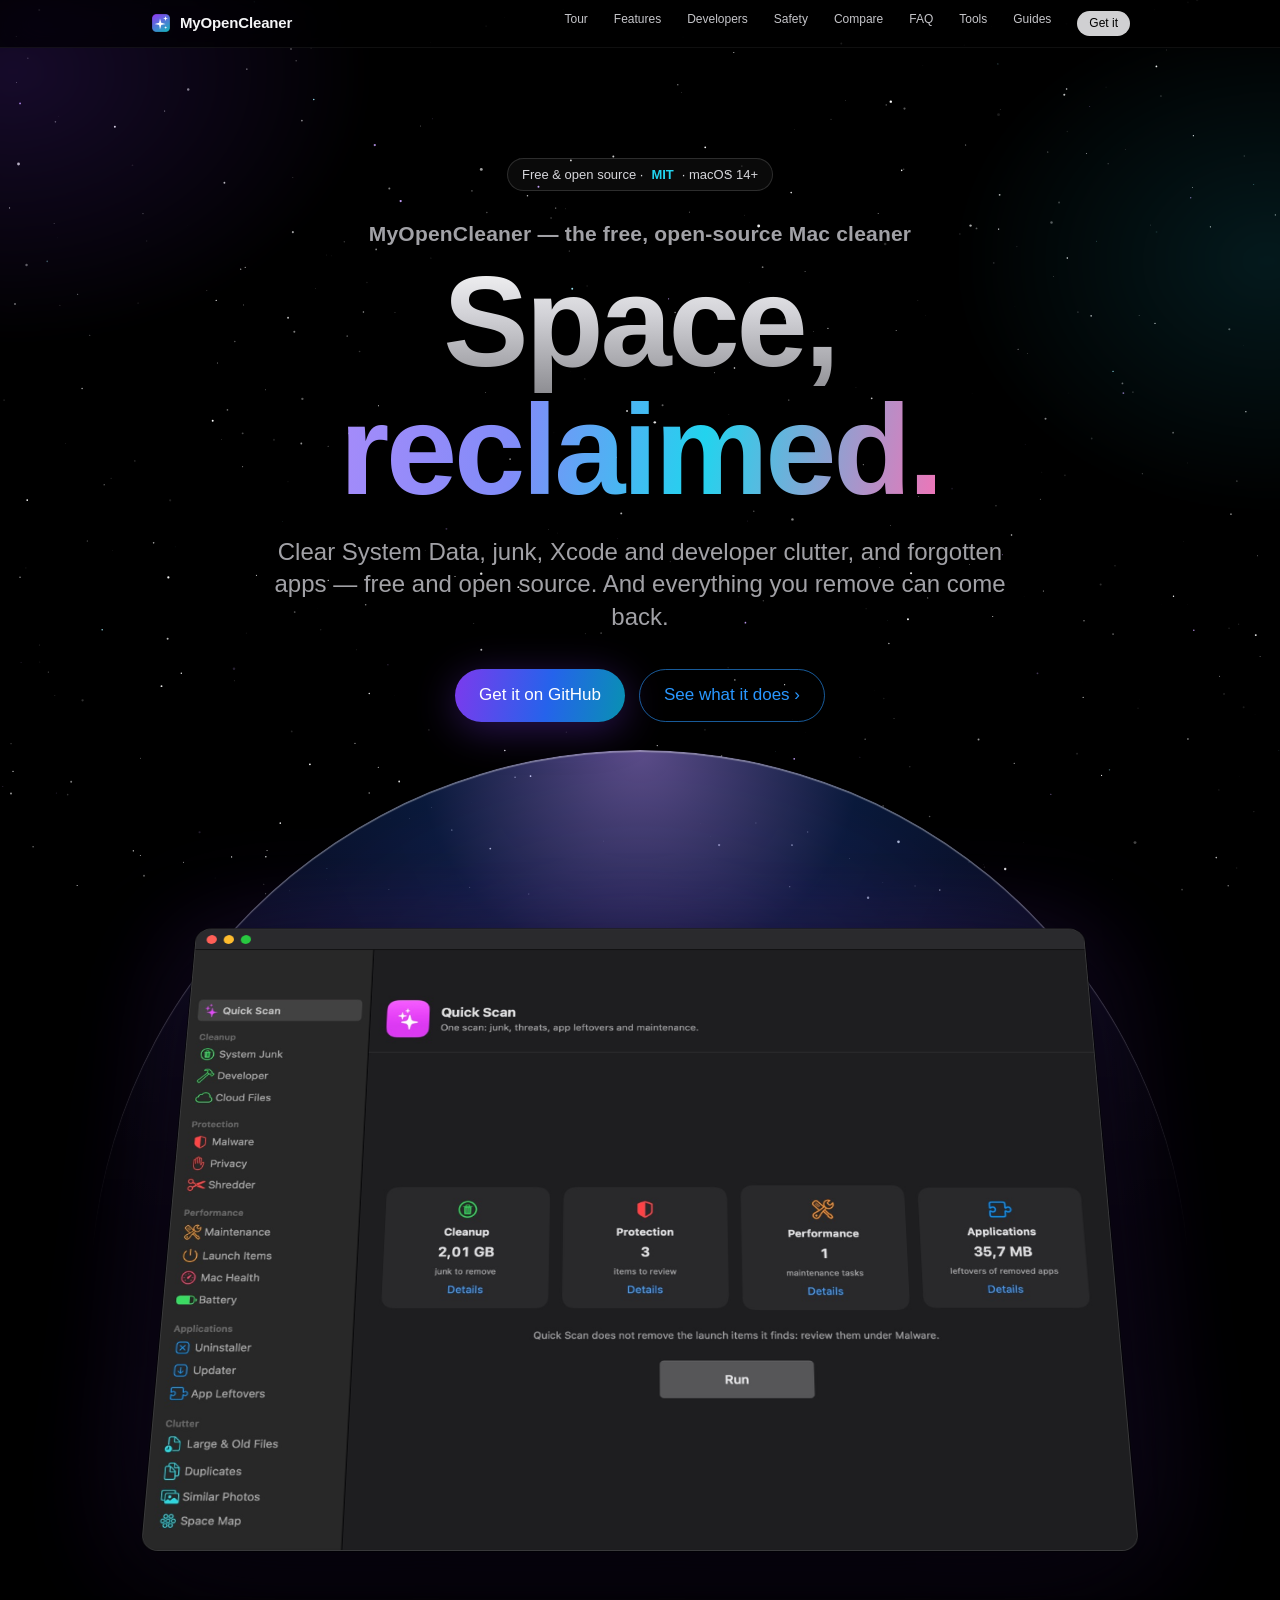
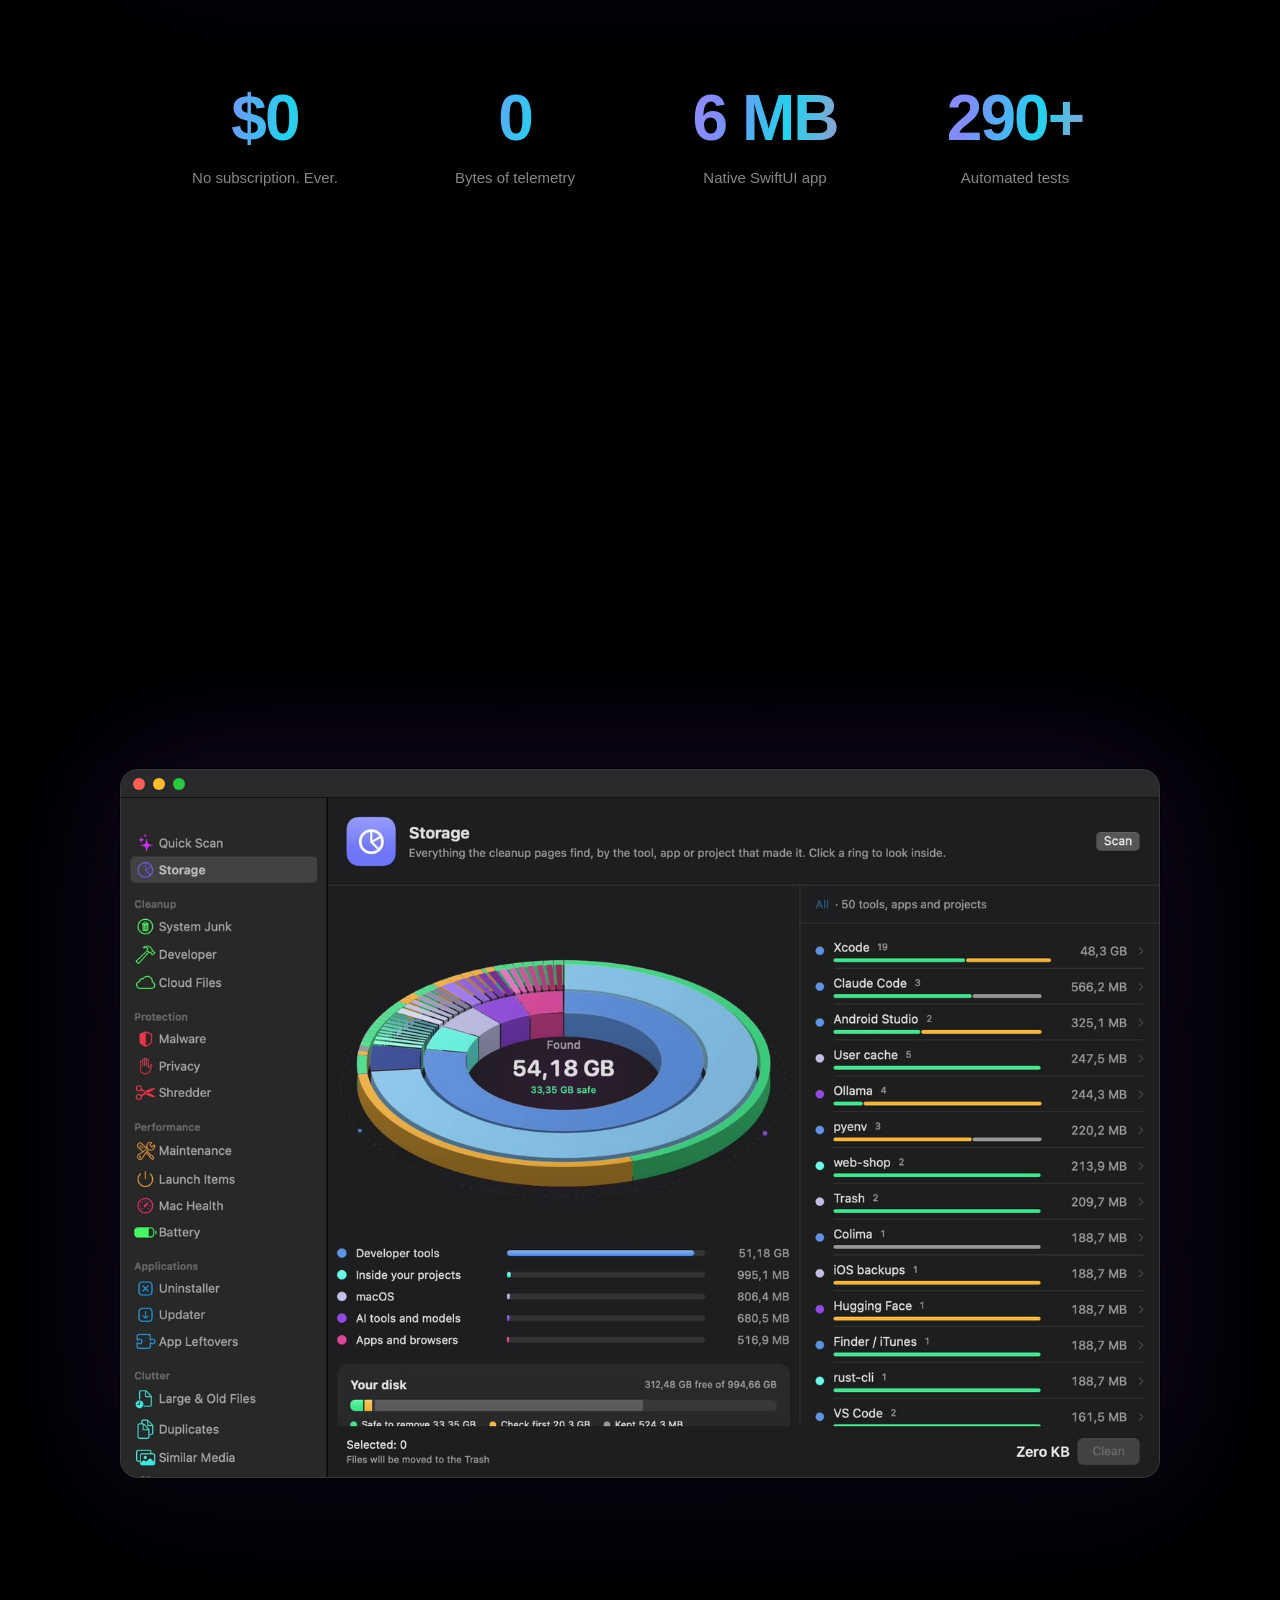
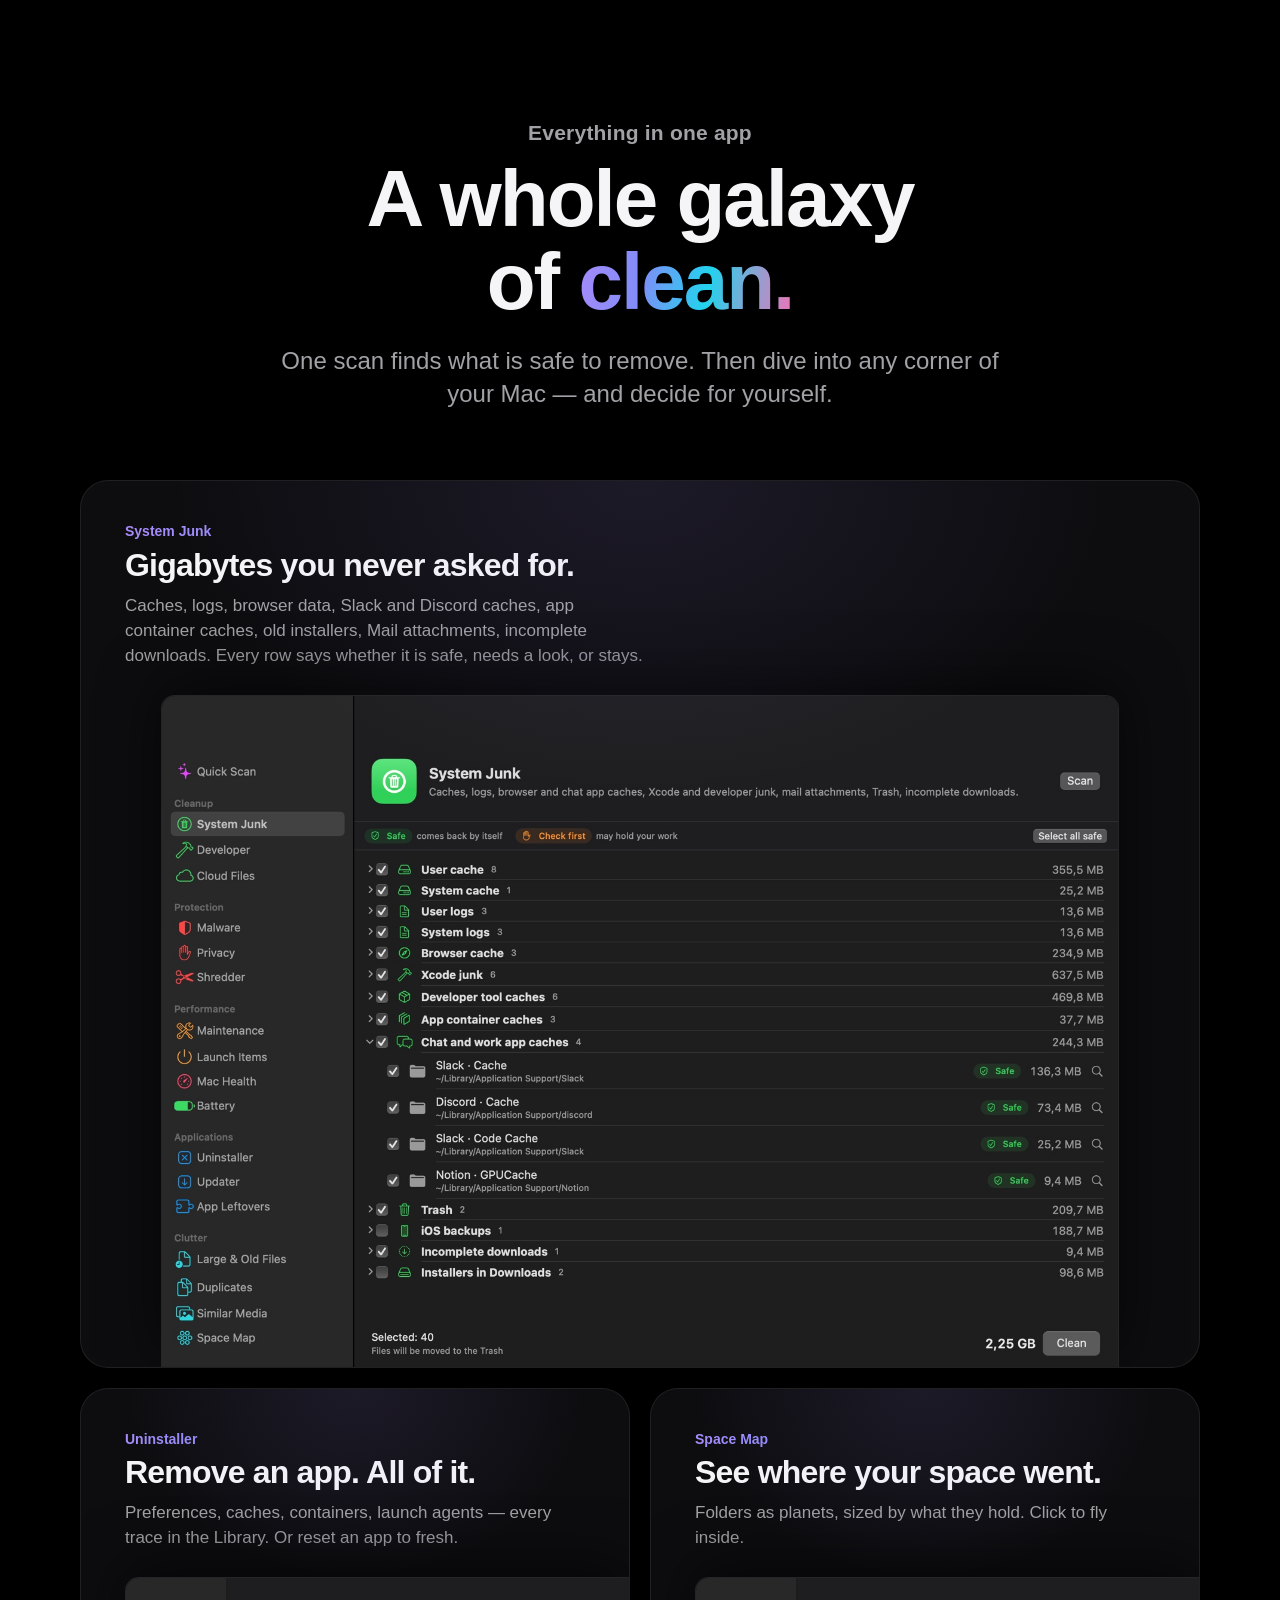
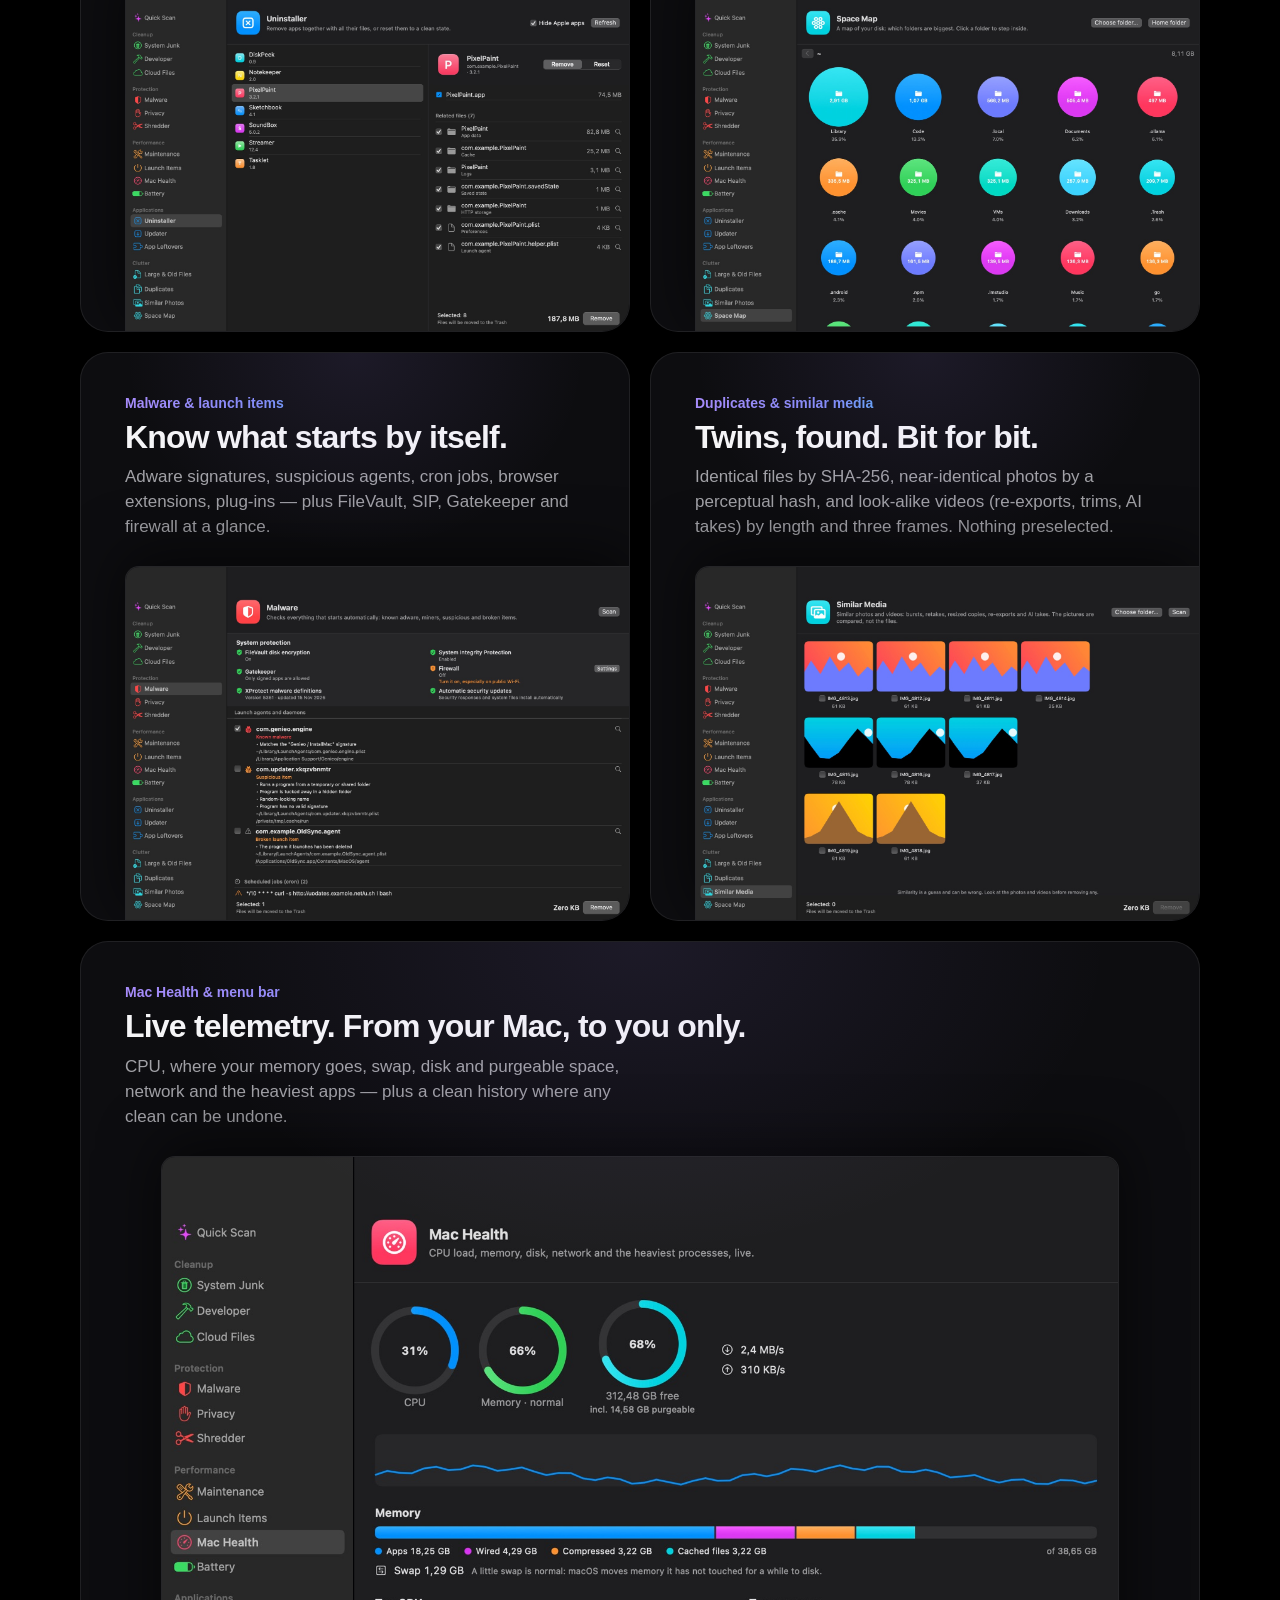
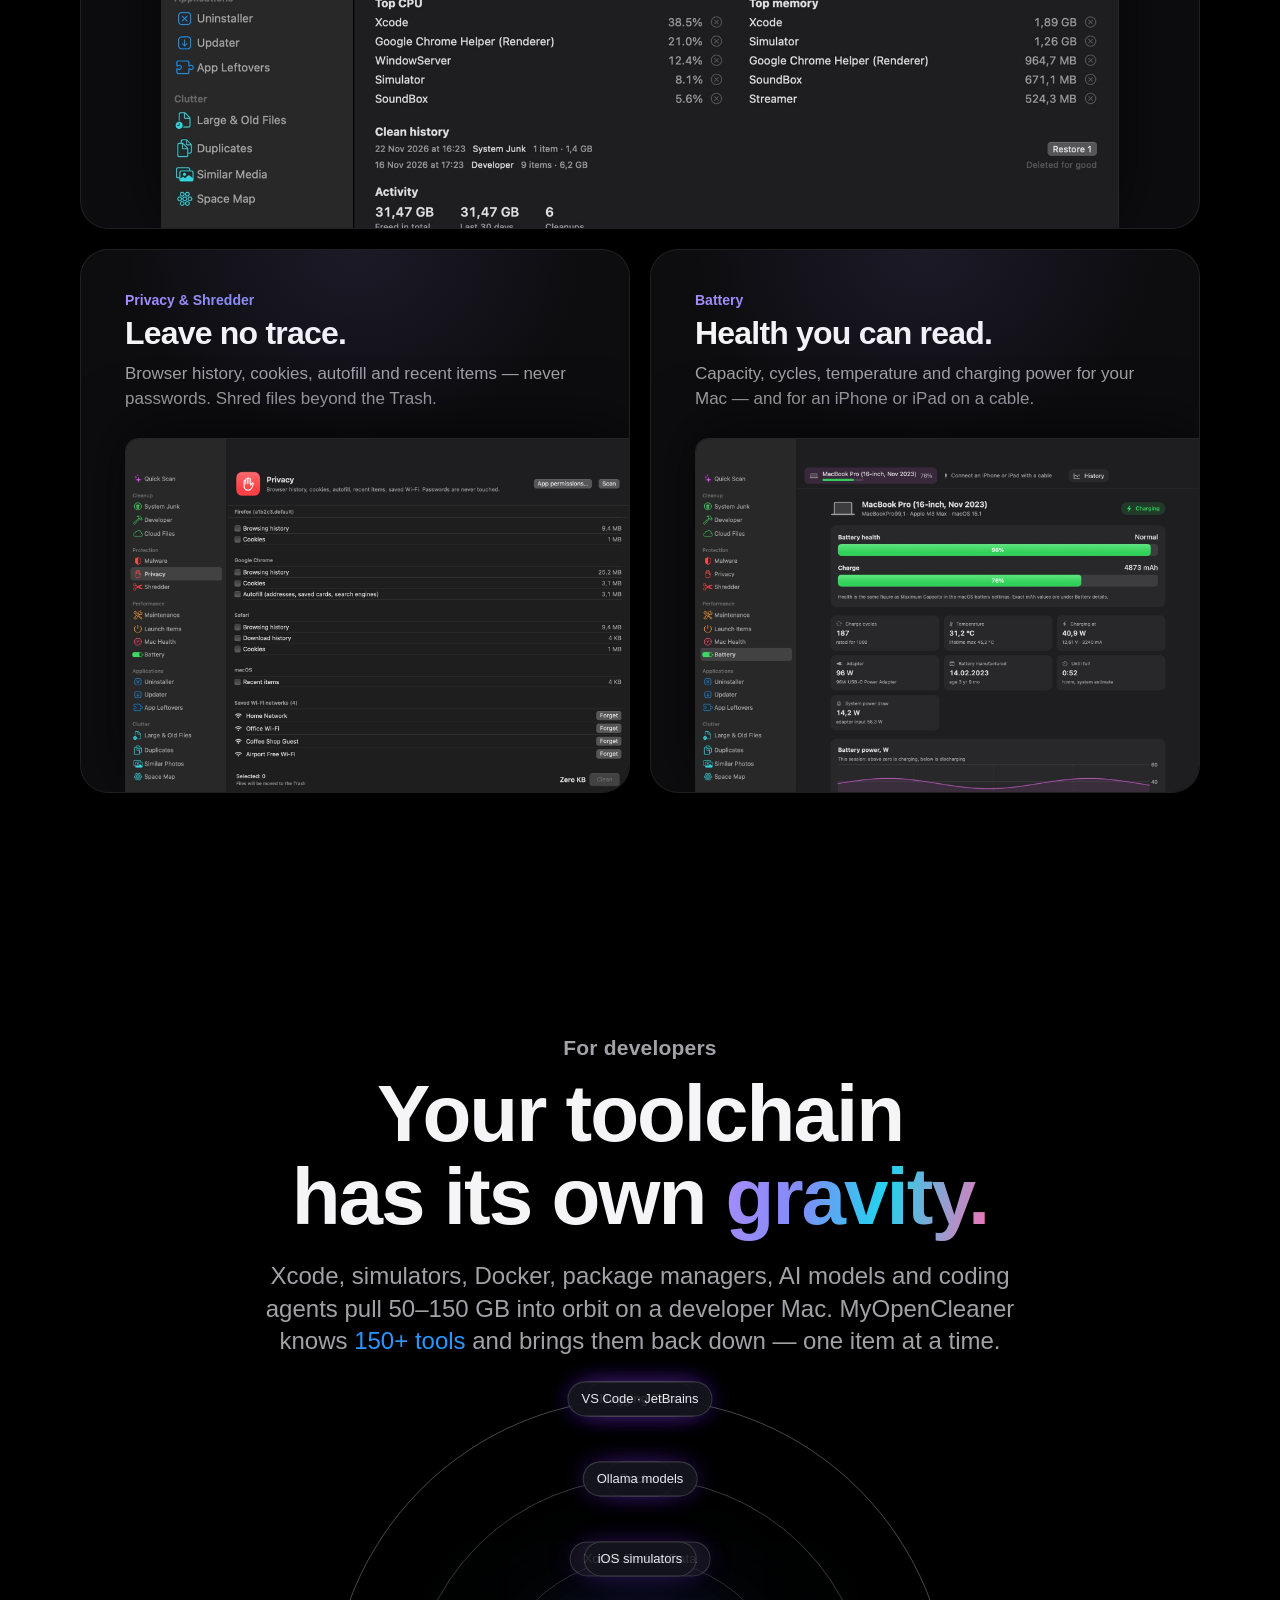
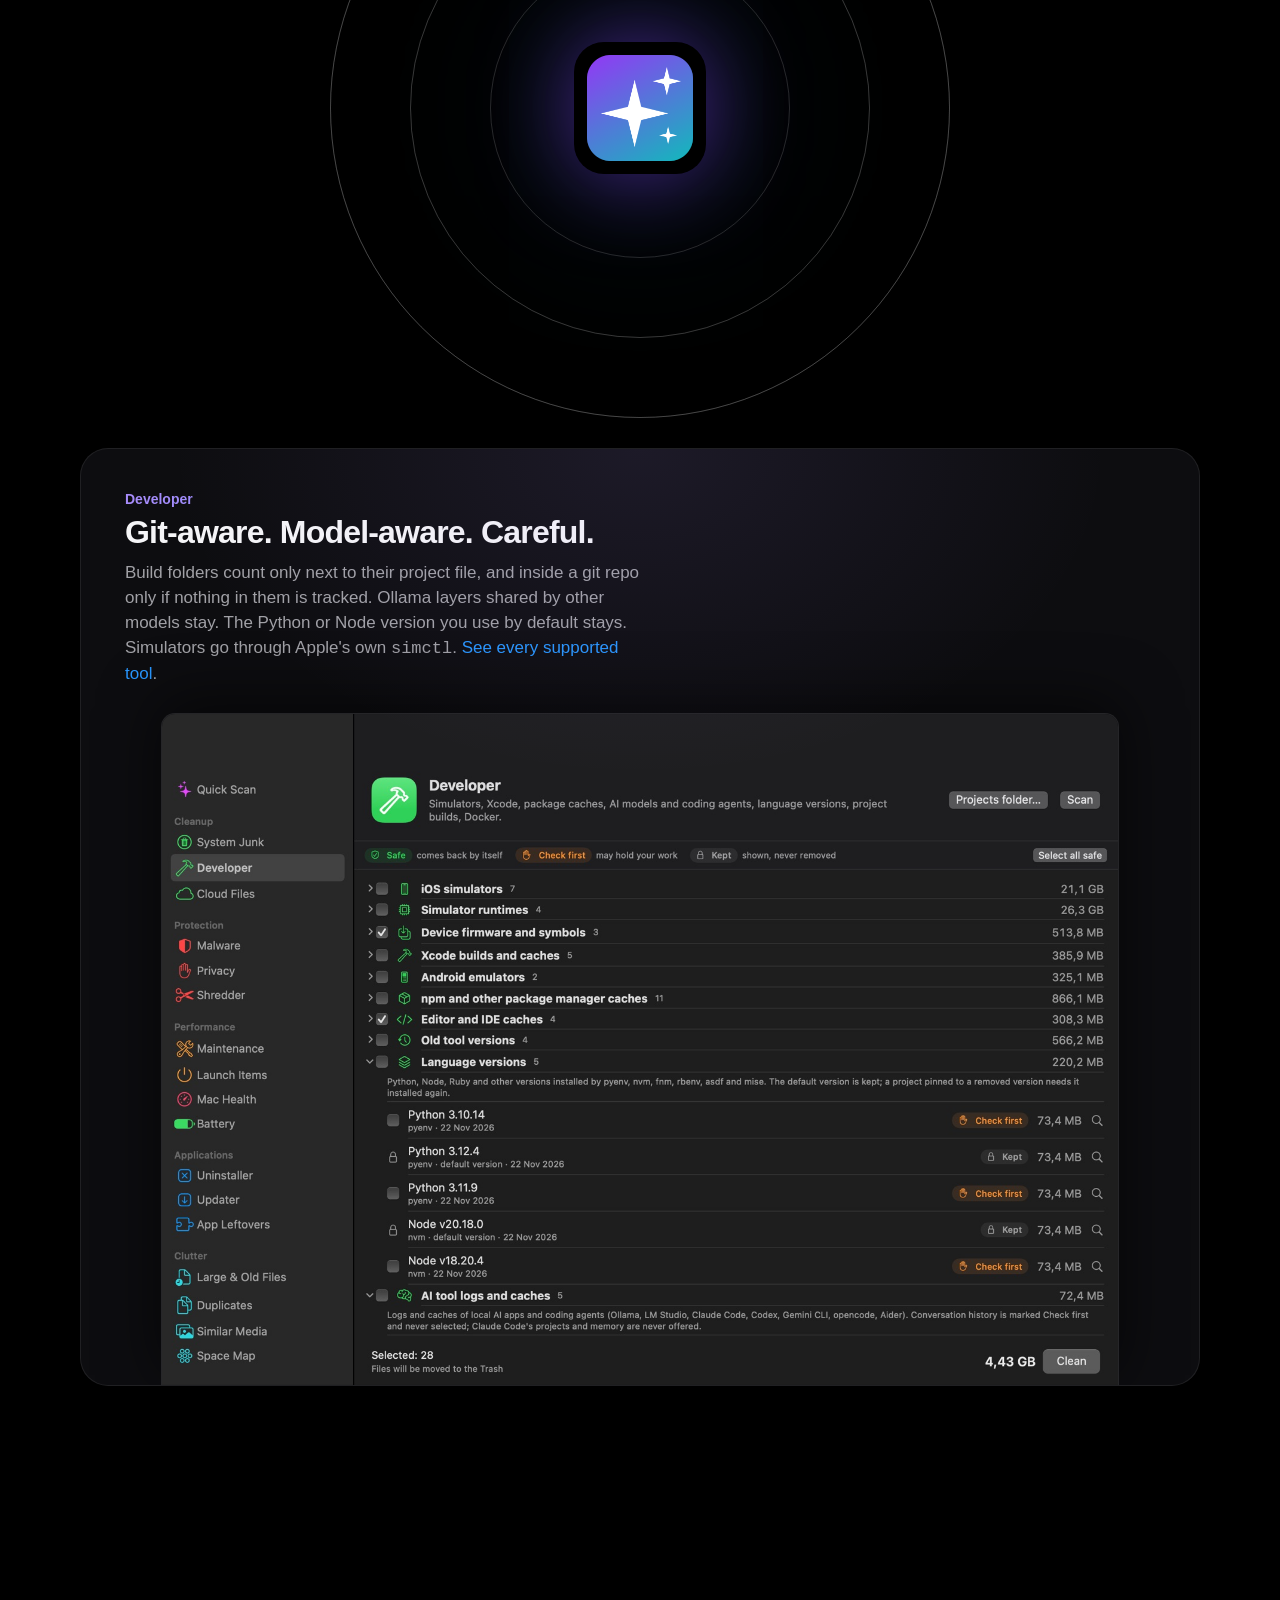
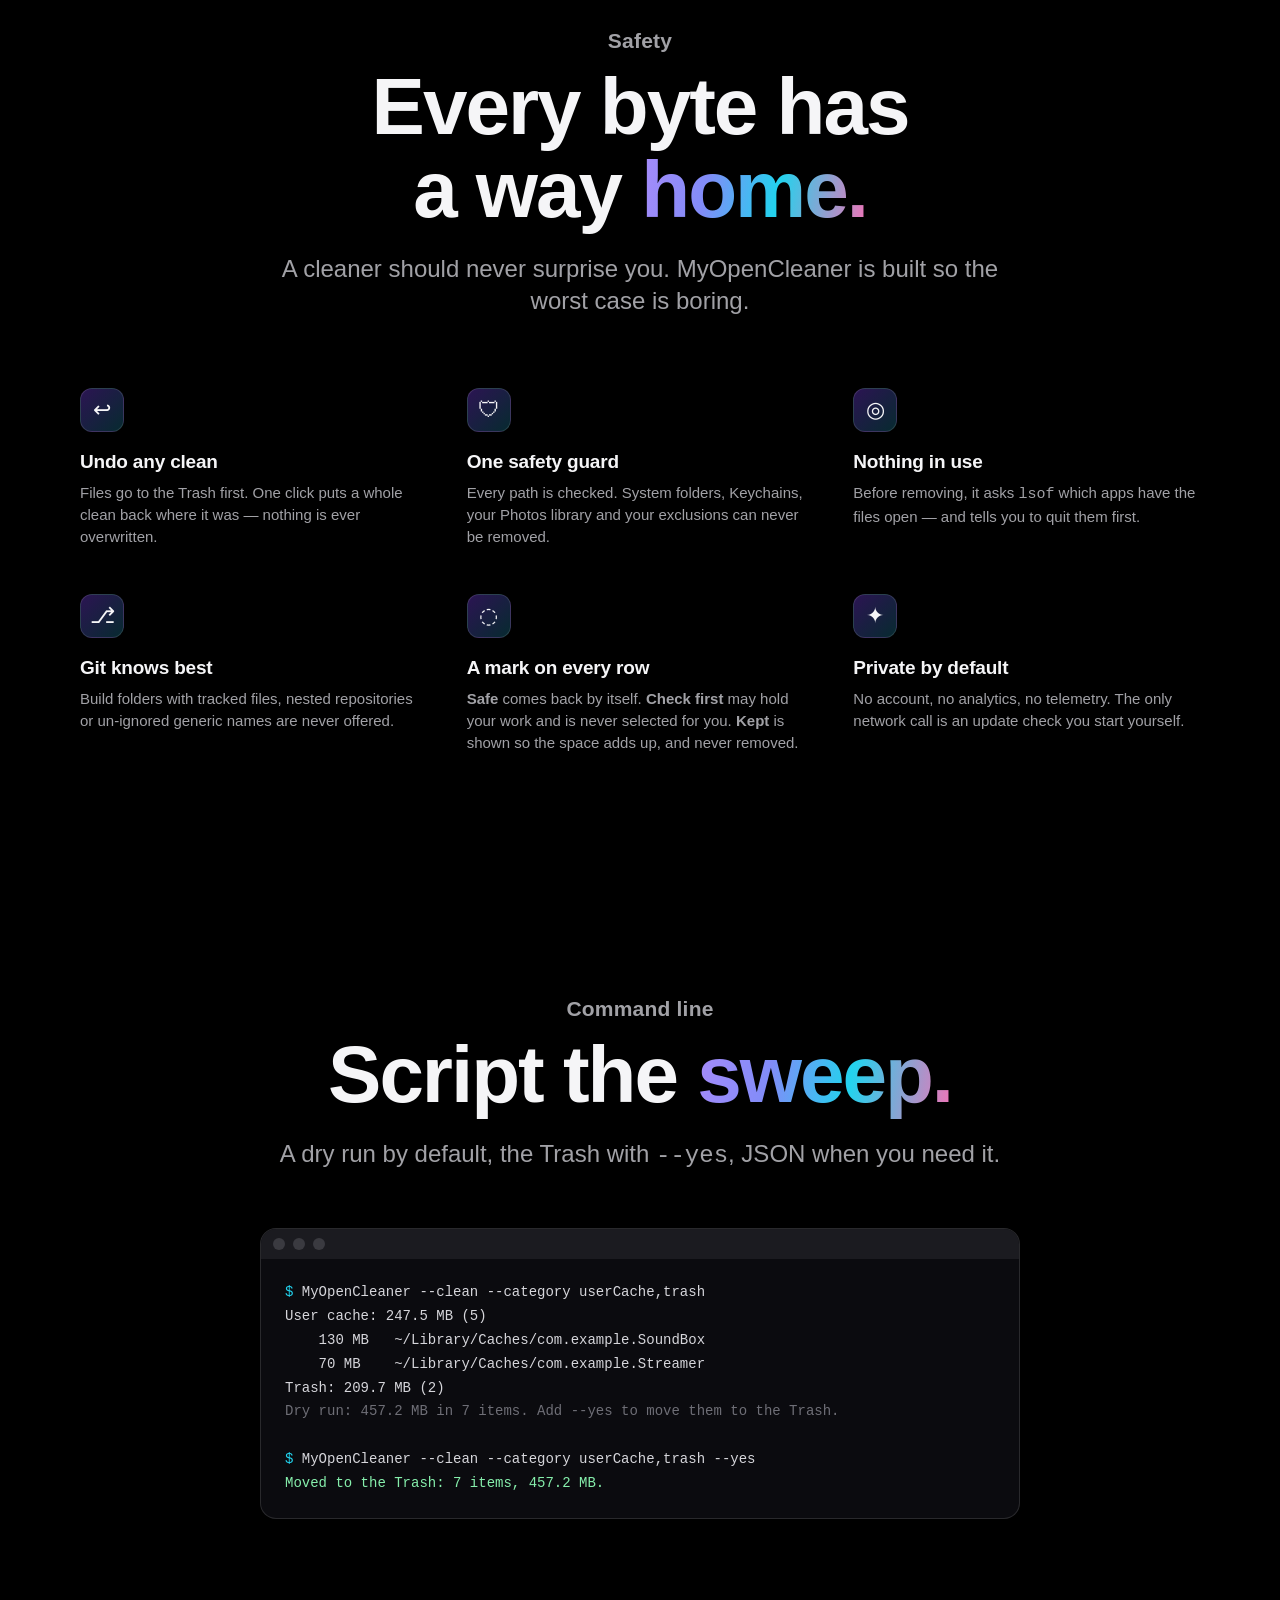
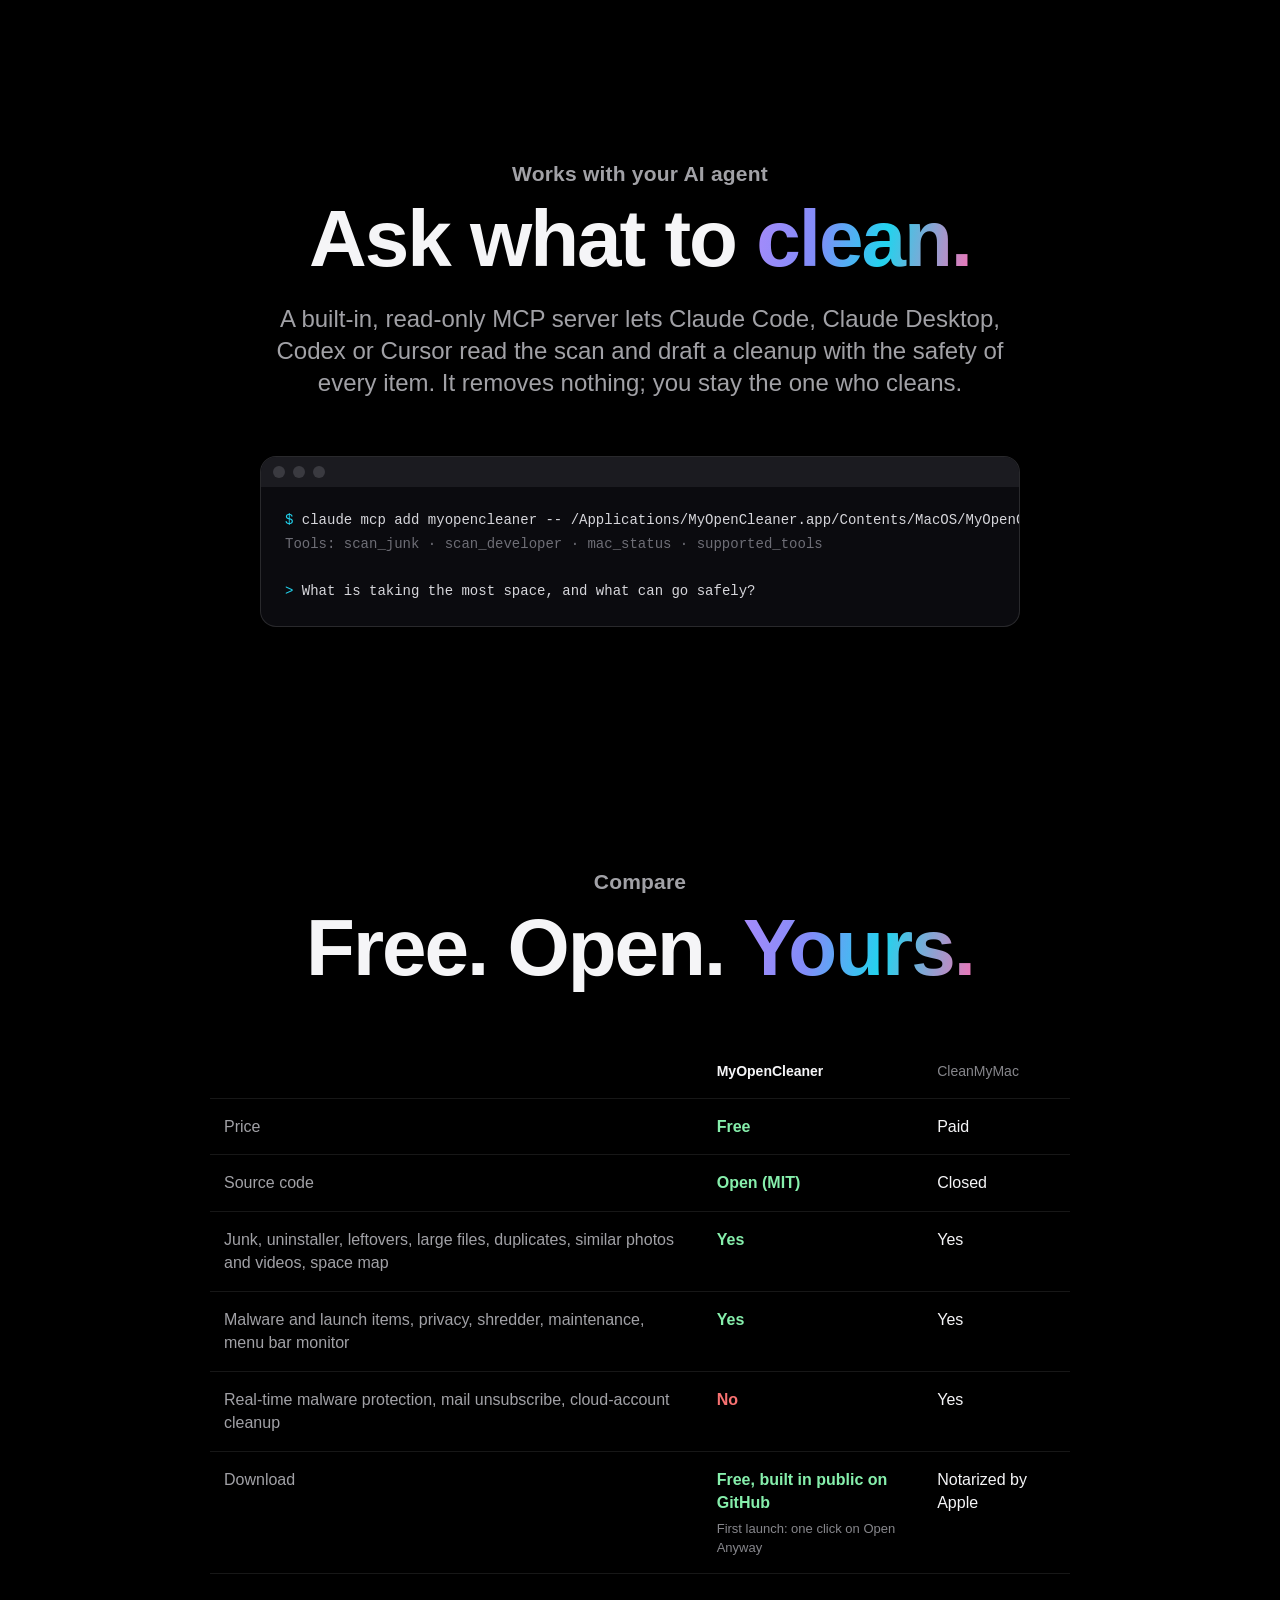
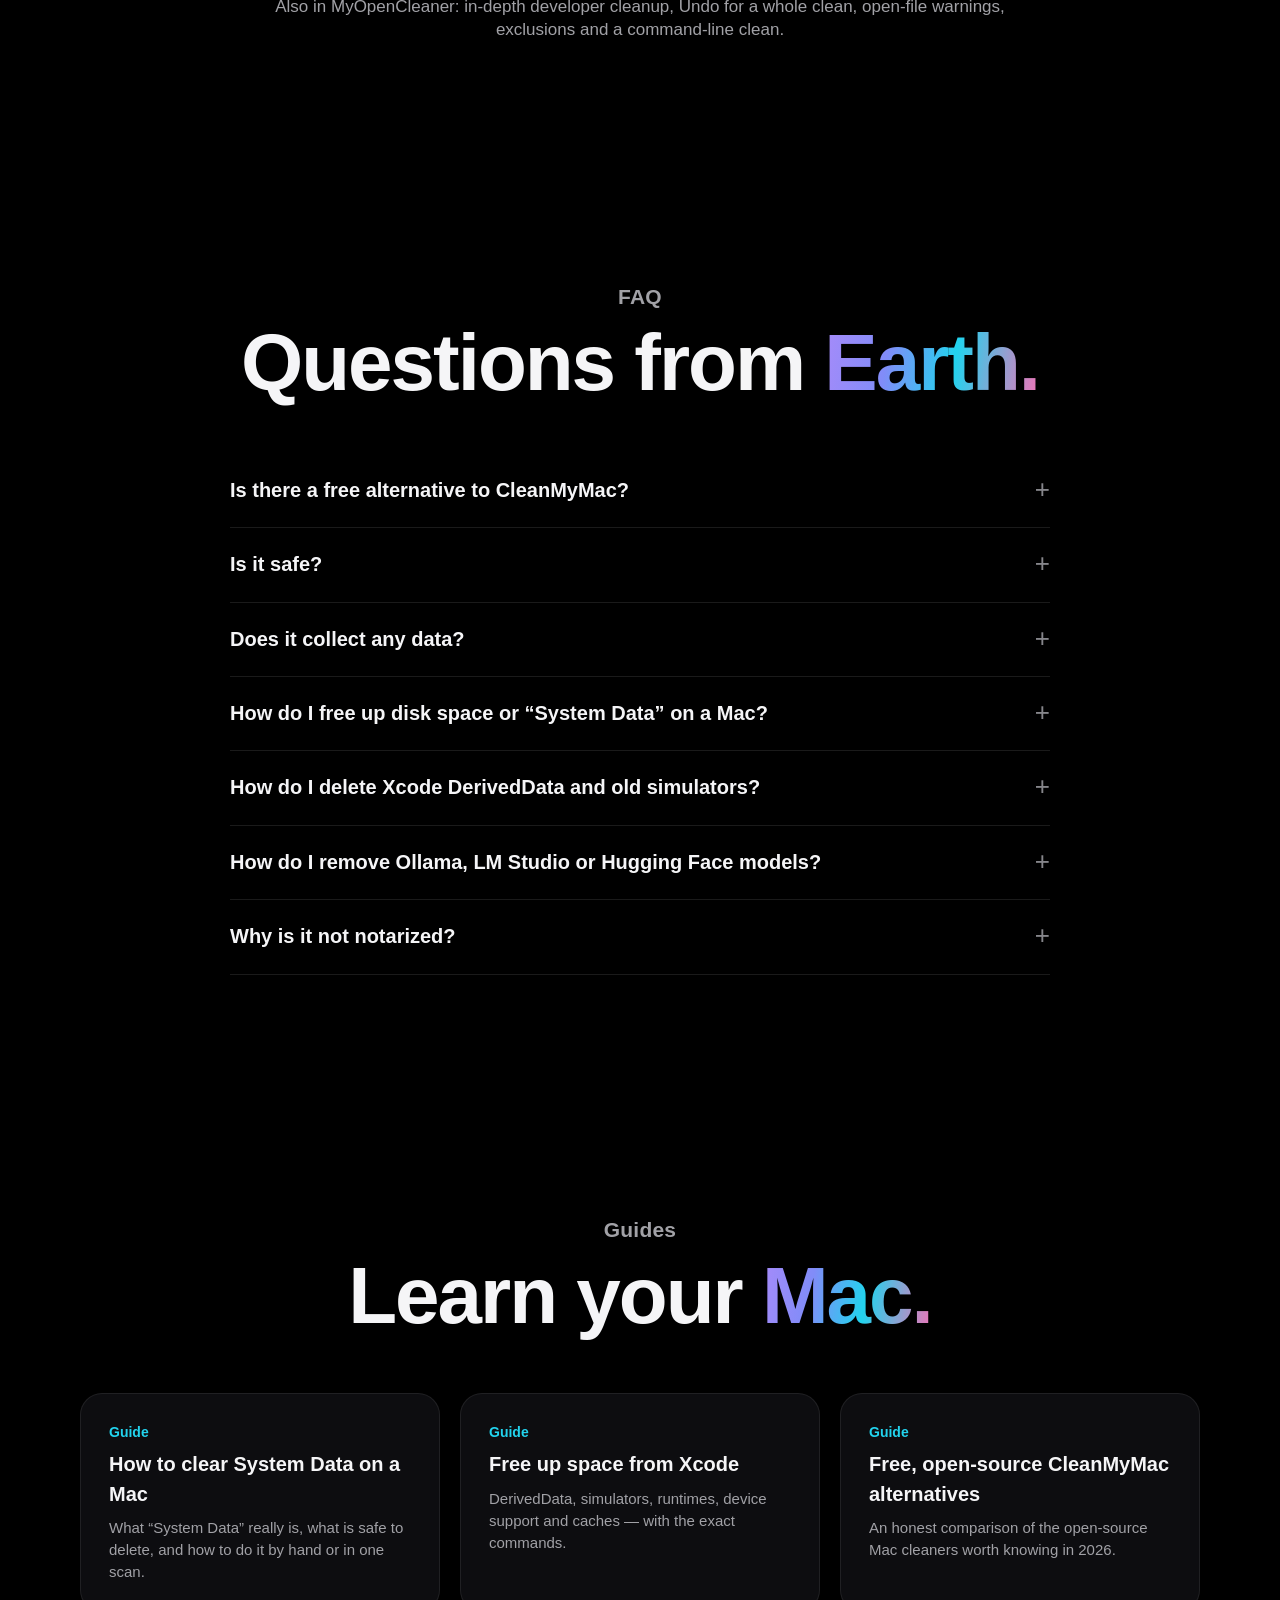
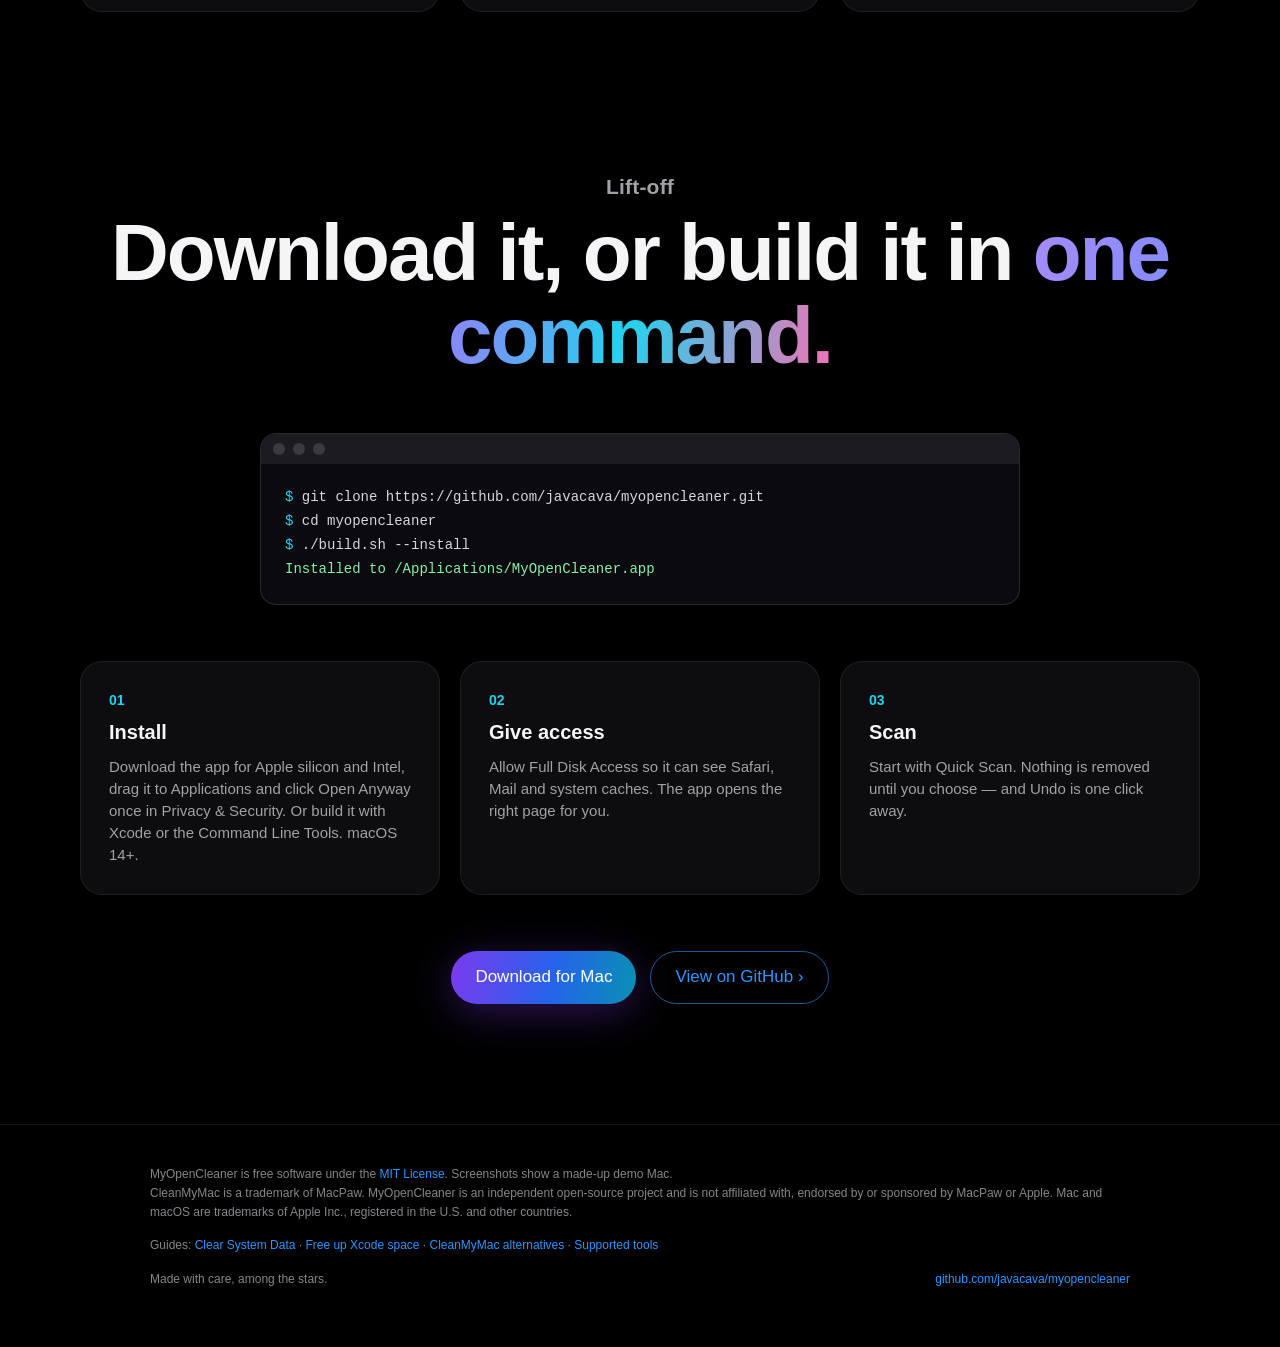
<file: docs/index.html>
<!doctype html>
<html lang="en">
<head>
<meta charset="utf-8">
<meta name="viewport" content="width=device-width, initial-scale=1">
<title>MyOpenCleaner — Free Open-Source Mac Cleaner & CleanMyMac Alternative</title>
<meta name="description" content="Free, open-source Mac cleaner for macOS 14+. Clear System Data and junk, Xcode and developer caches, uninstall apps with leftovers, find duplicates. Undo, no telemetry.">
<meta name="keywords" content="mac cleaner, free mac cleaner, open source mac cleaner, cleanmymac alternative, clear system data mac, uninstall apps mac, xcode deriveddata, free up space mac">
<meta name="theme-color" content="#000000">
<link rel="icon" type="image/png" href="assets/favicon.png">
<link rel="apple-touch-icon" href="assets/icon.png">
<link rel="canonical" href="https://javacava.github.io/myopencleaner/">
<link rel="sitemap" type="application/xml" href="sitemap.xml">
<meta property="og:type" content="website">
<meta property="og:title" content="MyOpenCleaner — space, reclaimed.">
<meta property="og:description" content="The free, open-source Mac cleaner. Junk, developer clutter and forgotten apps, gone. Every clean can be undone.">
<meta property="og:url" content="https://javacava.github.io/myopencleaner/">
<meta property="og:image" content="https://javacava.github.io/myopencleaner/assets/og.jpg">
<meta property="og:image:width" content="1200">
<meta property="og:image:height" content="630">
<meta property="og:image:alt" content="MyOpenCleaner, the free open-source Mac cleaner">
<meta property="og:site_name" content="MyOpenCleaner">
<meta name="twitter:title" content="MyOpenCleaner — space, reclaimed.">
<meta name="twitter:description" content="The free, open-source Mac cleaner. Junk, developer clutter and forgotten apps, gone. Every clean can be undone.">
<meta name="twitter:image" content="https://javacava.github.io/myopencleaner/assets/og.jpg">
<link rel="preload" as="image" href="assets/shots/quick-scan.jpg" fetchpriority="high">
<meta name="twitter:card" content="summary_large_image">
<script type="application/ld+json">
{
  "@context": "https://schema.org",
  "@type": "SoftwareApplication",
  "name": "MyOpenCleaner",
  "description": "Free, open-source Mac cleaner and CleanMyMac alternative: system junk, developer and AI tool storage, app uninstaller with leftovers, duplicates, similar photos and videos, malware and launch-item checks, privacy cleanup, a safety mark on every item, undo for every clean.",
  "applicationCategory": "UtilitiesApplication",
  "operatingSystem": "macOS 14 or later",
  "license": "https://opensource.org/licenses/MIT",
  "isAccessibleForFree": true,
  "offers": { "@type": "Offer", "price": "0", "priceCurrency": "USD" },
  "codeRepository": "https://github.com/javacava/myopencleaner",
  "url": "https://javacava.github.io/myopencleaner/",
  "image": "https://javacava.github.io/myopencleaner/assets/icon.png",
  "screenshot": "https://javacava.github.io/myopencleaner/assets/shots/quick-scan.jpg",
  "softwareVersion": "1.1",
  "downloadUrl": "https://github.com/javacava/myopencleaner/releases/latest",
  "featureList": "System junk cleanup, chat app caches, Xcode and developer cache cleanup, AI models and coding agent cleanup, language version cleanup (pyenv, nvm, fnm, rbenv, asdf, mise), safety mark on every item, app uninstaller with leftovers, duplicate finder, similar photos and videos, disk space map, memory and swap monitor, malware and launch item checks, privacy cleanup, file shredder, maintenance tasks, undo for every clean, command-line clean with JSON, read-only MCP server for AI agents"
}
</script>
<script type="application/ld+json">
{
  "@context": "https://schema.org",
  "@type": "FAQPage",
  "mainEntity": [
    {"@type": "Question", "name": "Is there a free alternative to CleanMyMac?", "acceptedAnswer": {"@type": "Answer", "text": "Yes. MyOpenCleaner is a free, open-source Mac cleaner for macOS 14 and later. It covers system junk, app uninstalling with leftovers, large and duplicate files, similar photos, a disk space map, malware and launch-item checks, privacy cleanup, maintenance and a menu bar monitor, plus in-depth developer cleanup."}},
    {"@type": "Question", "name": "Is MyOpenCleaner safe?", "acceptedAnswer": {"@type": "Answer", "text": "Scanning never changes anything. Risky items start unselected, every path passes a safety guard, removed files go to the Trash and can be restored with Undo, and you are warned when a program still has files open."}},
    {"@type": "Question", "name": "Does MyOpenCleaner collect any data?", "acceptedAnswer": {"@type": "Answer", "text": "No. There is no telemetry and no account. The only network request is the optional update check for installed apps that use Sparkle, and only when you press Check."}},
    {"@type": "Question", "name": "How do I free up disk space or System Data on a Mac?", "acceptedAnswer": {"@type": "Answer", "text": "Run Quick Scan or System Junk for caches, logs and installers; Developer for Xcode, simulators and package caches; Large & Old Files and Space Map to see what is big. Mac Health shows purgeable space, and Maintenance can thin local Time Machine snapshots."}},
    {"@type": "Question", "name": "How do I delete Xcode DerivedData and old simulators?", "acceptedAnswer": {"@type": "Answer", "text": "Open Developer. DerivedData, device symbols and caches are listed with sizes; simulators and runtimes are removed through Apple's simctl, and simulators whose runtime is gone are preselected."}}
  ]
}
</script>
<style>
  :root {
    --bg: #000;
    --text: #f5f5f7;
    --muted: #86868b;
    --soft: #a1a1a6;
    --tile: #0d0d10;
    --tile-line: rgba(255,255,255,0.08);
    --violet: #a78bfa;
    --cyan: #22d3ee;
    --pink: #f472b6;
    --link: #2997ff;
    --radius: 28px;
    --max: 1120px;
    --font: -apple-system, BlinkMacSystemFont, "SF Pro Display", "SF Pro Text", "Helvetica Neue", Helvetica, Arial, sans-serif;
    --mono: ui-monospace, "SF Mono", Menlo, Monaco, Consolas, monospace;
  }
  * { box-sizing: border-box; }
  html { scroll-behavior: smooth; }
  body {
    margin: 0; background: var(--bg); color: var(--text); font-family: var(--font);
    -webkit-font-smoothing: antialiased; line-height: 1.47; overflow-x: hidden;
  }
  a { color: var(--link); text-decoration: none; }
  a:hover { text-decoration: underline; }
  img { display: block; max-width: 100%; height: auto; }

  /* ---------- Space background ---------- */
  #stars { position: fixed; inset: 0; width: 100%; height: 100%; z-index: -2; }
  .nebula {
    position: fixed; inset: -20vh -20vw; z-index: -1; pointer-events: none;
    background:
      radial-gradient(40vw 30vw at 15% 20%, rgba(124, 58, 237, 0.18), transparent 70%),
      radial-gradient(35vw 28vw at 85% 35%, rgba(34, 211, 238, 0.12), transparent 70%),
      radial-gradient(45vw 30vw at 50% 95%, rgba(244, 114, 182, 0.10), transparent 70%);
    filter: blur(10px);
  }

  /* ---------- Navigation (Apple-like translucent bar) ---------- */
  .nav {
    position: sticky; top: 0; z-index: 50; height: 48px;
    background: rgba(0,0,0,0.72); backdrop-filter: saturate(180%) blur(20px); -webkit-backdrop-filter: saturate(180%) blur(20px);
    border-bottom: 1px solid rgba(255,255,255,0.06);
  }
  .nav-inner { max-width: 1024px; margin: 0 auto; height: 100%; display: flex; align-items: center; gap: 28px; padding: 0 22px; }
  .brand { display: flex; align-items: center; gap: 8px; color: var(--text); font-weight: 600; font-size: 15px; letter-spacing: -0.01em; }
  .brand img { width: 22px; height: 22px; }
  .nav-links { display: flex; gap: 26px; margin-left: auto; }
  .nav-links a { color: #e8e8ed; font-size: 12px; opacity: 0.85; }
  .nav-links a:hover { opacity: 1; text-decoration: none; }
  .nav-cta { font-size: 12px; padding: 4px 12px; border-radius: 999px; background: var(--text); color: #000 !important; font-weight: 500; }
  @media (max-width: 760px) { .nav-links a:not(.nav-cta) { display: none; } }

  /* ---------- Sections ---------- */
  section { padding: 120px 22px; position: relative; }
  .wrap { max-width: var(--max); margin: 0 auto; }
  .center { text-align: center; }
  .eyebrow { font-size: 21px; font-weight: 600; color: var(--soft); margin: 0 0 8px; letter-spacing: 0.01em; }
  h1, h2, h3 { margin: 0; letter-spacing: -0.025em; font-weight: 700; }
  .display { font-size: clamp(56px, 11vw, 128px); line-height: 1.0; font-weight: 700; letter-spacing: -0.025em; margin: 0; }
  h1.eyebrow { font-size: 21px; font-weight: 600; letter-spacing: 0.01em; }
  h2 { font-size: clamp(40px, 6.5vw, 80px); line-height: 1.04; }
  h3 { font-size: clamp(24px, 3vw, 32px); line-height: 1.12; }
  .lead { font-size: clamp(19px, 2.2vw, 24px); color: var(--soft); max-width: 760px; margin: 22px auto 0; font-weight: 500; line-height: 1.35; }
  .grad {
    background: linear-gradient(100deg, var(--violet) 0%, #818cf8 30%, var(--cyan) 60%, var(--pink) 100%);
    -webkit-background-clip: text; background-clip: text; color: transparent;
  }
  .chrome {
    background: linear-gradient(180deg, #ffffff 0%, #d2d2d7 45%, #8e8e93 100%);
    -webkit-background-clip: text; background-clip: text; color: transparent;
  }
  .buttons { display: flex; gap: 14px; justify-content: center; flex-wrap: wrap; margin-top: 36px; }
  .btn {
    display: inline-flex; align-items: center; gap: 8px; padding: 13px 24px; border-radius: 999px;
    font-size: 17px; font-weight: 500; transition: transform .2s ease, background .2s ease;
  }
  .btn:hover { text-decoration: none; transform: translateY(-1px); }
  .btn-primary { background: linear-gradient(100deg, #7c3aed, #2563eb 55%, #0891b2); color: #fff; box-shadow: 0 8px 40px rgba(124,58,237,.35); }
  .btn-ghost { color: var(--link); border: 1px solid rgba(41,151,255,.6); }
  .btn-ghost:hover { background: rgba(41,151,255,.1); }

  /* ---------- Hero ---------- */
  html, body { overflow-x: clip; }
  .hero { padding-top: 110px; padding-bottom: 40px; min-height: calc(100vh - 48px); display: flex; flex-direction: column; justify-content: center; }
  .hero .badge {
    display: inline-flex; align-items: center; gap: 8px; padding: 6px 14px; border-radius: 999px; font-size: 13px; color: #d6d6db;
    border: 1px solid rgba(255,255,255,.14); background: rgba(255,255,255,.04); margin-bottom: 28px;
  }
  .hero .badge b { color: var(--cyan); font-weight: 600; }
  .planet {
    position: absolute; width: min(1100px, 140vw); aspect-ratio: 1; left: 50%; top: 78vh; transform: translateX(-50%);
    border-radius: 50%; z-index: -1; pointer-events: none;
    background: radial-gradient(circle at 50% 0%, rgba(167,139,250,.55), rgba(37,99,235,.25) 18%, rgba(8,8,20,.95) 42%, #000 60%);
    box-shadow: 0 -2px 120px rgba(124,58,237,.35), inset 0 2px 1px rgba(255,255,255,.35);
    /* fade the planet out downwards instead of cutting it off */
    -webkit-mask-image: linear-gradient(to bottom, #000 18%, transparent 46%);
    mask-image: linear-gradient(to bottom, #000 18%, transparent 46%);
  }
  .shot-frame {
    margin: 70px auto 0; max-width: 1040px; border-radius: 18px; overflow: hidden; position: relative;
    border: 1px solid rgba(255,255,255,.12);
    box-shadow: 0 0 0 1px rgba(0,0,0,.6), 0 40px 120px rgba(0,0,0,.8), 0 0 140px rgba(124,58,237,.25);
    background: #1e1e20;
  }
  .shot-frame .bar { height: 28px; display: flex; align-items: center; gap: 8px; padding: 0 12px; background: #2a2a2d; border-bottom: 1px solid rgba(0,0,0,.6); }
  .shot-frame .bar i { width: 12px; height: 12px; border-radius: 50%; display: block; }
  .shot-frame .bar i:nth-child(1) { background: #ff5f57; } .shot-frame .bar i:nth-child(2) { background: #febc2e; } .shot-frame .bar i:nth-child(3) { background: #28c840; }
  .tilt { transform: perspective(1600px) rotateX(16deg) scale(.96); transform-origin: 50% 100%; transition: transform .2s linear; }

  /* ---------- Stats strip ---------- */
  .stats { display: grid; grid-template-columns: repeat(4, 1fr); gap: 20px; max-width: 980px; margin: 0 auto; }
  .stat { text-align: center; }
  .stat .num { font-size: clamp(40px, 6vw, 64px); font-weight: 700; letter-spacing: -0.03em; }
  .stat .lbl { color: var(--muted); font-size: 15px; margin-top: 2px; }
  @media (max-width: 700px) { .stats { grid-template-columns: repeat(2, 1fr); row-gap: 36px; } }

  /* ---------- Tiles ---------- */
  .video-frame video { display: block; width: 100%; height: auto; }
  .video-frame { margin-top: 56px; }
  .tiles { display: grid; grid-template-columns: repeat(2, 1fr); gap: 20px; margin-top: 70px; }
  .tile {
    background: var(--tile); border: 1px solid var(--tile-line); border-radius: var(--radius); overflow: hidden;
    display: flex; flex-direction: column; position: relative;
  }
  .tile.wide { grid-column: span 2; }
  .tile .txt { padding: 40px 44px 26px; }
  .tile .txt p { color: var(--soft); font-size: 17px; margin: 10px 0 0; max-width: 520px; }
  .tile .kicker { font-size: 14px; font-weight: 600; margin-bottom: 6px; }
  .tile .img { margin: auto 0 0 44px; border-top-left-radius: 14px; overflow: hidden; border: 1px solid rgba(255,255,255,.1); border-right: 0; border-bottom: 0; box-shadow: 0 -10px 60px rgba(0,0,0,.6); }
  .tile.wide .img { margin-left: 80px; margin-right: 80px; border-radius: 14px 14px 0 0; border-right: 1px solid rgba(255,255,255,.1); }
  .tile::after { content: ""; position: absolute; inset: 0; border-radius: inherit; pointer-events: none;
    background: radial-gradient(60% 50% at 50% 0%, rgba(167,139,250,.10), transparent 70%); }
  @media (max-width: 860px) {
    .tiles { grid-template-columns: 1fr; }
    .tile.wide { grid-column: span 1; }
    .tile .txt { padding: 30px 26px 20px; }
    .tile .img, .tile.wide .img { margin-left: 26px; margin-right: 0; border-right: 0; border-radius: 12px 0 0 0; }
  }

  /* ---------- Orbit (developer tools) ---------- */
  .orbit-stage { position: relative; height: 640px; margin-top: 30px; }
  .sun {
    position: absolute; left: 50%; top: 50%; width: 132px; height: 132px; transform: translate(-50%,-50%); border-radius: 30px;
    box-shadow: 0 0 90px rgba(124,58,237,.6), 0 0 200px rgba(34,211,238,.25);
  }
  .ring { position: absolute; left: 50%; top: 50%; border-radius: 50%; border: 1px solid rgba(255,255,255,.08); transform: translate(-50%,-50%); }
  .ring .spin { position: absolute; inset: 0; animation: spin linear infinite; }
  .ring .chip { position: absolute; left: 50%; top: 0; transform: translate(-50%,-50%); white-space: nowrap; }
  /* The label counter-rotates so it stays upright while its point travels around the ring. */
  .ring .chip .inner {
    display: inline-block; animation: spin linear infinite reverse;
    font-size: 13px; padding: 7px 13px; border-radius: 999px; color: #e8e8ed;
    background: rgba(20,20,28,.88); border: 1px solid rgba(255,255,255,.16);
    box-shadow: 0 0 24px rgba(124,58,237,.18);
  }
  @keyframes spin { to { transform: rotate(360deg); } }
  /* Phones: the orbit becomes a simple cloud of labels. */
  .chip-cloud { display: none; flex-wrap: wrap; justify-content: center; gap: 10px; margin: 44px 0 10px; }
  .chip-cloud span { font-size: 14px; padding: 8px 14px; border-radius: 999px; color: #e8e8ed;
    background: rgba(20,20,28,.88); border: 1px solid rgba(255,255,255,.16); }
  @media (max-width: 700px) { .orbit-stage { display: none; } .chip-cloud { display: flex; } }

  /* ---------- Safety list ---------- */
  .features { display: grid; grid-template-columns: repeat(3, 1fr); gap: 46px 40px; margin-top: 70px; }
  .feature .ic { width: 44px; height: 44px; border-radius: 12px; display: grid; place-items: center; font-size: 22px; margin-bottom: 16px;
    background: linear-gradient(135deg, rgba(124,58,237,.35), rgba(34,211,238,.2)); border: 1px solid rgba(255,255,255,.12); }
  .feature h4 { margin: 0 0 6px; font-size: 19px; letter-spacing: -0.01em; }
  .feature p { margin: 0; color: var(--soft); font-size: 15px; }
  @media (max-width: 860px) { .features { grid-template-columns: 1fr 1fr; } }
  @media (max-width: 560px) { .features { grid-template-columns: 1fr; } }

  /* ---------- Terminal ---------- */
  .term { max-width: 760px; margin: 56px auto 0; border-radius: 16px; overflow: hidden; border: 1px solid rgba(255,255,255,.12); background: #0b0b0f; box-shadow: 0 30px 90px rgba(0,0,0,.7); text-align: left; }
  .term .bar { height: 30px; display: flex; align-items: center; gap: 8px; padding: 0 12px; background: #1b1b20; }
  .term .bar i { width: 12px; height: 12px; border-radius: 50%; display: block; background: #3a3a40; }
  .term pre { margin: 0; padding: 22px 24px; font: 14px/1.7 var(--mono); color: #d6d6db; overflow-x: auto; }
  .term .p { color: var(--cyan); } .term .c { color: #6e6e76; } .term .ok { color: #86efac; }

  /* ---------- Compare ---------- */
  .compare { max-width: 860px; margin: 56px auto 0; border-collapse: collapse; width: 100%; font-size: 16px; }
  .compare th, .compare td { padding: 16px 14px; border-bottom: 1px solid rgba(255,255,255,.09); text-align: left; vertical-align: top; }
  .compare th { color: var(--muted); font-weight: 500; font-size: 14px; }
  .compare td:first-child { color: var(--soft); }
  .compare .us { color: var(--text); font-weight: 600; }
  .compare .yes { color: #86efac; } .compare .no { color: #f87171; }
  .compare .sub { display: block; margin-top: 4px; font-size: 13px; font-weight: 400; color: var(--muted); }
  .compare-wrap { overflow-x: auto; }
  @media (max-width: 600px) {
    .compare { font-size: 14px; }
    .compare th, .compare td { padding: 12px 6px; }
    .compare th { font-size: 12px; }
  }

  /* ---------- FAQ ---------- */
  .faq { max-width: 820px; margin: 50px auto 0; }
  .faq details { border-bottom: 1px solid rgba(255,255,255,.1); padding: 22px 0; }
  .faq summary { cursor: pointer; font-size: 20px; font-weight: 600; list-style: none; display: flex; justify-content: space-between; gap: 20px; }
  .faq summary::-webkit-details-marker { display: none; }
  .faq summary::after { content: "+"; color: var(--muted); font-weight: 400; font-size: 26px; line-height: 1; transition: transform .25s; }
  .faq details[open] summary::after { transform: rotate(45deg); }
  .faq p { color: var(--soft); font-size: 17px; margin: 14px 0 0; }
  .faq code, .install code { font-family: var(--mono); font-size: .9em; background: rgba(255,255,255,.08); padding: 2px 6px; border-radius: 6px; }

  /* ---------- Install ---------- */
  .install-steps { display: grid; grid-template-columns: repeat(3, 1fr); gap: 20px; margin-top: 56px; text-align: left; }
  .step { background: var(--tile); border: 1px solid var(--tile-line); border-radius: 22px; padding: 28px; }
  .step .n { font-size: 14px; color: var(--cyan); font-weight: 600; }
  .step h4 { margin: 8px 0 8px; font-size: 20px; }
  .step p { margin: 0; color: var(--soft); font-size: 15px; }
  @media (max-width: 800px) { .install-steps { grid-template-columns: 1fr; } }

  /* ---------- Footer ---------- */
  footer { padding: 40px 22px 60px; border-top: 1px solid rgba(255,255,255,.08); color: var(--muted); font-size: 12px; line-height: 1.6; }
  footer .wrap { max-width: 980px; }
  footer .row { display: flex; justify-content: space-between; gap: 20px; flex-wrap: wrap; margin-top: 14px; }

  /* ---------- Reveal on scroll ---------- */
  .reveal { opacity: 0; transform: translateY(40px); transition: opacity 1s cubic-bezier(.2,.7,.2,1), transform 1s cubic-bezier(.2,.7,.2,1); }
  .reveal.in { opacity: 1; transform: none; }
  @media (prefers-reduced-motion: reduce) {
    .reveal { opacity: 1; transform: none; transition: none; }
    .ring .spin, .ring .chip .inner { animation: none; }
    .tilt { transform: none; }
    html { scroll-behavior: auto; }
  }
</style>
</head>
<body>
<canvas id="stars" aria-hidden="true"></canvas>
<div class="nebula" aria-hidden="true"></div>

<nav class="nav" aria-label="Main">
  <div class="nav-inner">
    <a class="brand" href="#top"><img src="assets/icon.png" alt="">MyOpenCleaner</a>
    <div class="nav-links">
      <a href="#tour">Tour</a>
      <a href="#features">Features</a>
      <a href="#developers">Developers</a>
      <a href="#safety">Safety</a>
      <a href="#compare">Compare</a>
      <a href="#faq">FAQ</a>
      <a href="tools/">Tools</a>
      <a href="guides/">Guides</a>
      <a class="nav-cta" href="https://github.com/javacava/myopencleaner">Get it</a>
    </div>
  </div>
</nav>

<main id="top">
  <!-- ================= HERO ================= -->
  <section class="hero center">
    <div class="planet" aria-hidden="true"></div>
    <div class="wrap">
      <div class="reveal"><span class="badge">Free &amp; open source · <b>MIT</b> · macOS 14+</span></div>
      <h1 class="eyebrow reveal">MyOpenCleaner — the free, open-source Mac cleaner</h1>
      <p class="display reveal" aria-hidden="true"><span class="chrome">Space,</span><br><span class="grad">reclaimed.</span></p>
      <p class="lead reveal">Clear System Data, junk, Xcode and developer clutter, and forgotten apps — free and open source. And everything you remove can come back.</p>
      <div class="buttons reveal">
        <a class="btn btn-primary" href="https://github.com/javacava/myopencleaner">Get it on GitHub</a>
        <a class="btn btn-ghost" href="#features">See what it does ›</a>
      </div>
      <div class="shot-frame tilt reveal" id="heroShot">
        <div class="bar" aria-hidden="true"><i></i><i></i><i></i></div>
        <img src="assets/shots/quick-scan.jpg" width="1600" height="1123" alt="MyOpenCleaner Quick Scan: junk to remove, items to review, maintenance tasks and leftovers of removed apps">
      </div>
    </div>
  </section>

  <!-- ================= STATS ================= -->
  <section style="padding-top:80px;padding-bottom:80px">
    <div class="stats reveal">
      <div class="stat"><div class="num grad">$0</div><div class="lbl">No subscription. Ever.</div></div>
      <div class="stat"><div class="num grad">0</div><div class="lbl">Bytes of telemetry</div></div>
      <div class="stat"><div class="num grad">6 MB</div><div class="lbl">Native SwiftUI app</div></div>
      <div class="stat"><div class="num grad">290+</div><div class="lbl">Automated tests</div></div>
    </div>
  </section>

  <!-- ================= TOUR ================= -->
  <section id="tour" class="center">
    <div class="wrap">
      <p class="eyebrow reveal">Storage</p>
      <h2 class="reveal">Your disk,<br>in <span class="grad">three dimensions.</span></h2>
      <p class="lead reveal">Every cache, model, build and app file it can clean, on one disc: areas inside, the tools that made them around, and a rim that says how much is safe. Point at a slice and it lifts; click it to see what is inside.</p>
      <div class="shot-frame reveal video-frame">
        <div class="bar" aria-hidden="true"><i></i><i></i><i></i></div>
        <video id="tourVideo" autoplay muted loop playsinline preload="metadata" width="1440" height="942"
               poster="assets/video/tour-poster.jpg" aria-label="A 20-second tour of MyOpenCleaner: the Storage disc rises, slices lift under the pointer, then the Developer, System Junk, Mac Health and Similar Media pages">
          <source src="assets/video/tour.mp4" type="video/mp4">
        </video>
      </div>
    </div>
  </section>

  <!-- ================= FEATURES ================= -->
  <section id="features">
    <div class="wrap">
      <div class="center">
        <p class="eyebrow reveal">Everything in one app</p>
        <h2 class="reveal">A whole galaxy<br>of <span class="grad">clean.</span></h2>
        <p class="lead reveal">One scan finds what is safe to remove. Then dive into any corner of your Mac — and decide for yourself.</p>
      </div>

      <div class="tiles">
        <article class="tile wide reveal">
          <div class="txt">
            <div class="kicker grad">System Junk</div>
            <h3>Gigabytes you never asked for.</h3>
            <p>Caches, logs, browser data, Slack and Discord caches, app container caches, old installers, Mail attachments, incomplete downloads. Every row says whether it is safe, needs a look, or stays.</p>
          </div>
          <div class="img"><img loading="lazy" src="assets/shots/junk.jpg" width="1600" height="1123" alt="System Junk page with categories and sizes"></div>
        </article>

        <article class="tile reveal">
          <div class="txt">
            <div class="kicker grad">Uninstaller</div>
            <h3>Remove an app. All of it.</h3>
            <p>Preferences, caches, containers, launch agents — every trace in the Library. Or reset an app to fresh.</p>
          </div>
          <div class="img"><img loading="lazy" src="assets/shots/uninstaller.jpg" width="1600" height="1123" alt="Uninstaller showing an app and its related files"></div>
        </article>

        <article class="tile reveal">
          <div class="txt">
            <div class="kicker grad">Space Map</div>
            <h3>See where your space went.</h3>
            <p>Folders as planets, sized by what they hold. Click to fly inside.</p>
          </div>
          <div class="img"><img loading="lazy" src="assets/shots/space-map.jpg" width="1600" height="1123" alt="Space Map showing folders as bubbles sized by disk usage"></div>
        </article>

        <article class="tile reveal">
          <div class="txt">
            <div class="kicker grad">Malware &amp; launch items</div>
            <h3>Know what starts by itself.</h3>
            <p>Adware signatures, suspicious agents, cron jobs, browser extensions, plug-ins — plus FileVault, SIP, Gatekeeper and firewall at a glance.</p>
          </div>
          <div class="img"><img loading="lazy" src="assets/shots/malware.jpg" width="1600" height="1123" alt="Malware page with system protection status and launch items"></div>
        </article>

        <article class="tile reveal">
          <div class="txt">
            <div class="kicker grad">Duplicates &amp; similar media</div>
            <h3>Twins, found. Bit for bit.</h3>
            <p>Identical files by SHA-256, near-identical photos by a perceptual hash, and look-alike videos (re-exports, trims, AI takes) by length and three frames. Nothing preselected.</p>
          </div>
          <div class="img"><img loading="lazy" src="assets/shots/similar.jpg" width="1600" height="1123" alt="Similar photos and videos grouped together"></div>
        </article>

        <article class="tile wide reveal">
          <div class="txt">
            <div class="kicker grad">Mac Health &amp; menu bar</div>
            <h3>Live telemetry. From your Mac, to you only.</h3>
            <p>CPU, where your memory goes, swap, disk and purgeable space, network and the heaviest apps — plus a clean history where any clean can be undone.</p>
          </div>
          <div class="img"><img loading="lazy" src="assets/shots/monitor.jpg" width="1600" height="1123" alt="Mac Health page with CPU, memory and disk gauges and clean history"></div>
        </article>

        <article class="tile reveal">
          <div class="txt">
            <div class="kicker grad">Privacy &amp; Shredder</div>
            <h3>Leave no trace.</h3>
            <p>Browser history, cookies, autofill and recent items — never passwords. Shred files beyond the Trash.</p>
          </div>
          <div class="img"><img loading="lazy" src="assets/shots/privacy.jpg" width="1600" height="1123" alt="Privacy page with browser traces and saved Wi-Fi networks"></div>
        </article>

        <article class="tile reveal">
          <div class="txt">
            <div class="kicker grad">Battery</div>
            <h3>Health you can read.</h3>
            <p>Capacity, cycles, temperature and charging power for your Mac — and for an iPhone or iPad on a cable.</p>
          </div>
          <div class="img"><img loading="lazy" src="assets/shots/battery.jpg" width="1600" height="1123" alt="Battery health page"></div>
        </article>
      </div>
    </div>
  </section>

  <!-- ================= DEVELOPERS ================= -->
  <section id="developers" class="center">
    <div class="wrap">
      <p class="eyebrow reveal">For developers</p>
      <h2 class="reveal">Your toolchain<br>has its own <span class="grad">gravity.</span></h2>
      <p class="lead reveal">Xcode, simulators, Docker, package managers, AI models and coding agents pull 50–150 GB into orbit on a developer Mac. MyOpenCleaner knows <a href="tools/">150+ tools</a> and brings them back down — one item at a time.</p>

      <div class="orbit-stage reveal" aria-label="Developer tools MyOpenCleaner cleans">
        <img class="sun" src="assets/icon.png" alt="">
        <div class="ring" style="width:300px;height:300px"><div class="spin" style="animation-duration:38s">
          <span class="chip" style="transform:rotate(0deg) translate(0,0)"><span class="inner" style="animation-duration:38s">Xcode DerivedData</span></span>
        </div></div>
        <div class="ring" style="width:300px;height:300px"><div class="spin" style="animation-duration:38s;animation-delay:-19s">
          <span class="chip"><span class="inner" style="animation-duration:38s;animation-delay:-19s">iOS simulators</span></span>
        </div></div>
        <div class="ring" style="width:460px;height:460px"><div class="spin" style="animation-duration:60s">
          <span class="chip"><span class="inner" style="animation-duration:60s">node_modules</span></span>
        </div></div>
        <div class="ring" style="width:460px;height:460px"><div class="spin" style="animation-duration:60s;animation-delay:-20s">
          <span class="chip"><span class="inner" style="animation-duration:60s;animation-delay:-20s">Docker</span></span>
        </div></div>
        <div class="ring" style="width:460px;height:460px"><div class="spin" style="animation-duration:60s;animation-delay:-40s">
          <span class="chip"><span class="inner" style="animation-duration:60s;animation-delay:-40s">Ollama models</span></span>
        </div></div>
        <div class="ring" style="width:620px;height:620px"><div class="spin" style="animation-duration:90s">
          <span class="chip"><span class="inner" style="animation-duration:90s">npm · pnpm · Yarn</span></span>
        </div></div>
        <div class="ring" style="width:620px;height:620px"><div class="spin" style="animation-duration:90s;animation-delay:-22.5s">
          <span class="chip"><span class="inner" style="animation-duration:90s;animation-delay:-22.5s">Cargo · Go · Gradle</span></span>
        </div></div>
        <div class="ring" style="width:620px;height:620px"><div class="spin" style="animation-duration:90s;animation-delay:-45s">
          <span class="chip"><span class="inner" style="animation-duration:90s;animation-delay:-45s">Hugging Face</span></span>
        </div></div>
        <div class="ring" style="width:620px;height:620px"><div class="spin" style="animation-duration:90s;animation-delay:-67.5s">
          <span class="chip"><span class="inner" style="animation-duration:90s;animation-delay:-67.5s">VS Code · JetBrains</span></span>
        </div></div>
      </div>

      <div class="chip-cloud reveal" aria-hidden="true">
        <span>Xcode DerivedData</span><span>iOS simulators</span><span>node_modules</span><span>Docker</span>
        <span>Ollama models</span><span>npm · pnpm · Yarn</span><span>Cargo · Go · Gradle</span><span>Hugging Face</span>
        <span>VS Code · JetBrains</span><span>Cursor · Windsurf</span><span>Claude Code · Codex</span><span>pyenv · nvm · mise</span>
        <span>ComfyUI · LM Studio</span>
      </div>

      <div class="tiles" style="margin-top:20px">
        <article class="tile wide reveal" style="text-align:left">
          <div class="txt">
            <div class="kicker grad">Developer</div>
            <h3>Git-aware. Model-aware. Careful.</h3>
            <p>Build folders count only next to their project file, and inside a git repo only if nothing in them is tracked. Ollama layers shared by other models stay. The Python or Node version you use by default stays. Simulators go through Apple's own <code style="font-family:var(--mono)">simctl</code>. <a href="tools/">See every supported tool</a>.</p>
          </div>
          <div class="img"><img loading="lazy" src="assets/shots/developer.jpg" width="1600" height="1123" alt="Developer page listing simulators, runtimes, caches, AI models and project builds"></div>
        </article>
      </div>
    </div>
  </section>

  <!-- ================= SAFETY ================= -->
  <section id="safety">
    <div class="wrap">
      <div class="center">
        <p class="eyebrow reveal">Safety</p>
        <h2 class="reveal">Every byte has<br>a way <span class="grad">home.</span></h2>
        <p class="lead reveal">A cleaner should never surprise you. MyOpenCleaner is built so the worst case is boring.</p>
      </div>
      <div class="features">
        <div class="feature reveal"><div class="ic">↩︎</div><h4>Undo any clean</h4><p>Files go to the Trash first. One click puts a whole clean back where it was — nothing is ever overwritten.</p></div>
        <div class="feature reveal"><div class="ic">🛡</div><h4>One safety guard</h4><p>Every path is checked. System folders, Keychains, your Photos library and your exclusions can never be removed.</p></div>
        <div class="feature reveal"><div class="ic">◎</div><h4>Nothing in use</h4><p>Before removing, it asks <code>lsof</code> which apps have the files open — and tells you to quit them first.</p></div>
        <div class="feature reveal"><div class="ic">⎇</div><h4>Git knows best</h4><p>Build folders with tracked files, nested repositories or un-ignored generic names are never offered.</p></div>
        <div class="feature reveal"><div class="ic">◌</div><h4>A mark on every row</h4><p><b>Safe</b> comes back by itself. <b>Check first</b> may hold your work and is never selected for you. <b>Kept</b> is shown so the space adds up, and never removed.</p></div>
        <div class="feature reveal"><div class="ic">✦</div><h4>Private by default</h4><p>No account, no analytics, no telemetry. The only network call is an update check you start yourself.</p></div>
      </div>
    </div>
  </section>

  <!-- ================= TERMINAL ================= -->
  <section class="center" id="cli">
    <div class="wrap">
      <p class="eyebrow reveal">Command line</p>
      <h2 class="reveal">Script the <span class="grad">sweep.</span></h2>
      <p class="lead reveal">A dry run by default, the Trash with <code style="font-family:var(--mono)">--yes</code>, JSON when you need it.</p>
      <div class="term reveal">
        <div class="bar" aria-hidden="true"><i></i><i></i><i></i></div>
<pre><span class="p">$</span> MyOpenCleaner --clean --category userCache,trash
User cache: 247.5 MB (5)
    130 MB   ~/Library/Caches/com.example.SoundBox
    70 MB    ~/Library/Caches/com.example.Streamer
Trash: 209.7 MB (2)
<span class="c">Dry run: 457.2 MB in 7 items. Add --yes to move them to the Trash.</span>

<span class="p">$</span> MyOpenCleaner --clean --category userCache,trash --yes
<span class="ok">Moved to the Trash: 7 items, 457.2 MB.</span></pre>
      </div>
    </div>
  </section>

  <!-- ================= AGENTS ================= -->
  <section class="center" id="agents">
    <div class="wrap">
      <p class="eyebrow reveal">Works with your AI agent</p>
      <h2 class="reveal">Ask what to <span class="grad">clean.</span></h2>
      <p class="lead reveal">A built-in, read-only MCP server lets Claude Code, Claude Desktop, Codex or Cursor read the scan and draft a cleanup with the safety of every item. It removes nothing; you stay the one who cleans.</p>
      <div class="term reveal">
        <div class="bar" aria-hidden="true"><i></i><i></i><i></i></div>
<pre><span class="p">$</span> claude mcp add myopencleaner -- /Applications/MyOpenCleaner.app/Contents/MacOS/MyOpenCleaner --mcp
<span class="c">Tools: scan_junk · scan_developer · mac_status · supported_tools</span>

<span class="p">&gt;</span> What is taking the most space, and what can go safely?</pre>
      </div>
    </div>
  </section>

  <!-- ================= COMPARE ================= -->
  <section id="compare" class="center">
    <div class="wrap">
      <p class="eyebrow reveal">Compare</p>
      <h2 class="reveal">Free. Open. <span class="grad">Yours.</span></h2>
      <div class="compare-wrap reveal">
        <table class="compare">
          <thead><tr><th></th><th class="us">MyOpenCleaner</th><th>CleanMyMac</th></tr></thead>
          <tbody>
            <tr><td>Price</td><td class="us yes">Free</td><td>Paid</td></tr>
            <tr><td>Source code</td><td class="us yes">Open (MIT)</td><td>Closed</td></tr>
            <tr><td>Junk, uninstaller, leftovers, large files, duplicates, similar photos and videos, space map</td><td class="us yes">Yes</td><td>Yes</td></tr>
            <tr><td>Malware and launch items, privacy, shredder, maintenance, menu bar monitor</td><td class="us yes">Yes</td><td>Yes</td></tr>
            <tr><td>Real-time malware protection, mail unsubscribe, cloud-account cleanup</td><td class="us no">No</td><td>Yes</td></tr>
            <tr><td>Download</td><td class="us yes">Free, built in public on GitHub<span class="sub">First launch: one click on Open Anyway</span></td><td>Notarized by Apple</td></tr>
          </tbody>
        </table>
      </div>
      <p class="lead reveal" style="font-size:17px">Also in MyOpenCleaner: in-depth developer cleanup, Undo for a whole clean, open-file warnings, exclusions and a command-line clean.</p>
    </div>
  </section>

  <!-- ================= FAQ ================= -->
  <section id="faq">
    <div class="wrap">
      <div class="center">
        <p class="eyebrow reveal">FAQ</p>
        <h2 class="reveal">Questions from <span class="grad">Earth.</span></h2>
      </div>
      <div class="faq reveal">
        <details><summary>Is there a free alternative to CleanMyMac?</summary>
          <p>Yes. MyOpenCleaner is a free, open-source Mac cleaner for macOS 14 and later. It covers system junk, app uninstalling with leftovers, large and duplicate files, similar photos, a disk space map, malware and launch-item checks, privacy cleanup, maintenance and a menu bar monitor — plus in-depth developer cleanup.</p></details>
        <details><summary>Is it safe?</summary>
          <p>Scanning never changes anything. Risky items start unselected, every path passes a safety guard, removed files go to the Trash and can be restored with Undo, and you are warned when a program still has files open. As with any cleaner, look at what is selected before you press Clean.</p></details>
        <details><summary>Does it collect any data?</summary>
          <p>No. There is no telemetry and no account. The only network request is the optional update check for installed apps that use Sparkle, and only when you press “Check”.</p></details>
        <details><summary>How do I free up disk space or “System Data” on a Mac?</summary>
          <p>Run Quick Scan or System Junk for caches, logs and installers; Developer for Xcode, simulators and package caches; Large &amp; Old Files and Space Map to see what is big. Mac Health shows purgeable space, and Maintenance can thin local Time Machine snapshots.</p></details>
        <details><summary>How do I delete Xcode DerivedData and old simulators?</summary>
          <p>Open Developer. DerivedData, device symbols and caches are listed with sizes; simulators and runtimes are removed through Apple's <code>simctl</code>, and simulators whose runtime is gone are preselected.</p></details>
        <details><summary>How do I remove Ollama, LM Studio or Hugging Face models?</summary>
          <p>Developer → Downloaded AI models lists each model with its size. Nothing is preselected, and for Ollama, layers shared with other models are kept.</p></details>
        <details><summary>Why is it not notarized?</summary>
          <p>It is a free project without a paid Apple developer account. The download is built by GitHub Actions and signed ad hoc: the first time, open System Settings → Privacy &amp; Security and click Open Anyway. Or build it from source in one command.</p></details>
      </div>
    </div>
  </section>

  <!-- ================= GUIDES ================= -->
  <section id="guides" class="center" style="padding-bottom:40px">
    <div class="wrap">
      <p class="eyebrow reveal">Guides</p>
      <h2 class="reveal">Learn your <span class="grad">Mac.</span></h2>
      <div class="install-steps">
        <a class="step reveal" href="guides/clear-system-data-mac/" style="color:inherit"><div class="n">Guide</div><h4>How to clear System Data on a Mac</h4><p>What “System Data” really is, what is safe to delete, and how to do it by hand or in one scan.</p></a>
        <a class="step reveal" href="guides/free-up-xcode-space/" style="color:inherit"><div class="n">Guide</div><h4>Free up space from Xcode</h4><p>DerivedData, simulators, runtimes, device support and caches — with the exact commands.</p></a>
        <a class="step reveal" href="guides/free-cleanmymac-alternatives/" style="color:inherit"><div class="n">Guide</div><h4>Free, open-source CleanMyMac alternatives</h4><p>An honest comparison of the open-source Mac cleaners worth knowing in 2026.</p></a>
      </div>
    </div>
  </section>

  <!-- ================= INSTALL ================= -->
  <section id="install" class="center install">
    <div class="wrap">
      <p class="eyebrow reveal">Lift-off</p>
      <h2 class="reveal">Download it, or build it in <span class="grad">one command.</span></h2>
      <div class="term reveal">
        <div class="bar" aria-hidden="true"><i></i><i></i><i></i></div>
<pre><span class="p">$</span> git clone https://github.com/javacava/myopencleaner.git
<span class="p">$</span> cd myopencleaner
<span class="p">$</span> ./build.sh --install
<span class="ok">Installed to /Applications/MyOpenCleaner.app</span></pre>
      </div>
      <div class="install-steps">
        <div class="step reveal"><div class="n">01</div><h4>Install</h4><p>Download the app for Apple silicon and Intel, drag it to Applications and click Open Anyway once in Privacy &amp; Security. Or build it with Xcode or the Command Line Tools. macOS 14+.</p></div>
        <div class="step reveal"><div class="n">02</div><h4>Give access</h4><p>Allow Full Disk Access so it can see Safari, Mail and system caches. The app opens the right page for you.</p></div>
        <div class="step reveal"><div class="n">03</div><h4>Scan</h4><p>Start with Quick Scan. Nothing is removed until you choose — and Undo is one click away.</p></div>
      </div>
      <div class="buttons reveal" style="margin-top:56px">
        <a class="btn btn-primary" href="https://github.com/javacava/myopencleaner/releases/latest">Download for Mac</a>
        <a class="btn btn-ghost" href="https://github.com/javacava/myopencleaner">View on GitHub ›</a>
      </div>
    </div>
  </section>
</main>

<footer>
  <div class="wrap">
    <div>MyOpenCleaner is free software under the <a href="https://github.com/javacava/myopencleaner/blob/main/LICENSE">MIT License</a>. Screenshots show a made-up demo Mac.</div>
    <div>CleanMyMac is a trademark of MacPaw. MyOpenCleaner is an independent open-source project and is not affiliated with, endorsed by or sponsored by MacPaw or Apple. Mac and macOS are trademarks of Apple Inc., registered in the U.S. and other countries.</div>
    <div class="row"><span>Guides: <a href="guides/clear-system-data-mac/">Clear System Data</a> · <a href="guides/free-up-xcode-space/">Free up Xcode space</a> · <a href="guides/free-cleanmymac-alternatives/">CleanMyMac alternatives</a> · <a href="tools/">Supported tools</a></span></div>
    <div class="row"><span>Made with care, among the stars.</span><a href="https://github.com/javacava/myopencleaner">github.com/javacava/myopencleaner</a></div>
  </div>
</footer>

<script>
(() => {
  const reduce = window.matchMedia('(prefers-reduced-motion: reduce)').matches;
  const tourVideo = document.getElementById('tourVideo');
  if (tourVideo && reduce) { tourVideo.removeAttribute('autoplay'); tourVideo.pause(); tourVideo.controls = true; }

  // ---- Starfield: three depths of stars, slow drift, twinkle, an occasional shooting star ----
  const canvas = document.getElementById('stars');
  const ctx = canvas.getContext('2d');
  let w, h, dpr, stars = [], shooting = null, scrollY = 0;
  function resize() {
    dpr = Math.min(window.devicePixelRatio || 1, 2);
    w = canvas.width = innerWidth * dpr; h = canvas.height = innerHeight * dpr;
    const count = Math.round((innerWidth * innerHeight) / 2600);
    stars = Array.from({ length: count }, () => ({
      x: Math.random() * w, y: Math.random() * h,
      z: Math.random() < 0.7 ? 0.3 : Math.random() < 0.8 ? 0.6 : 1,
      r: Math.random() * 1.1 + 0.2, t: Math.random() * Math.PI * 2,
      hue: Math.random() < 0.12 ? (Math.random() < 0.5 ? 265 : 190) : 0
    }));
  }
  function draw(time) {
    ctx.clearRect(0, 0, w, h);
    for (const s of stars) {
      const y = ((s.y - scrollY * dpr * s.z * 0.15) % h + h) % h;
      const a = reduce ? 0.8 : 0.55 + 0.45 * Math.sin(time / 900 * s.z + s.t);
      ctx.beginPath();
      ctx.arc(s.x, y, s.r * dpr * (0.6 + s.z * 0.6), 0, Math.PI * 2);
      ctx.fillStyle = s.hue ? `hsla(${s.hue}, 90%, 80%, ${a})` : `rgba(255,255,255,${a})`;
      ctx.fill();
      if (!reduce) s.x = (s.x + s.z * 0.04 * dpr) % w;
    }
    if (!reduce) {
      if (!shooting && Math.random() < 0.004) {
        shooting = { x: Math.random() * w * 0.7, y: Math.random() * h * 0.4, vx: 9 * dpr, vy: 3.5 * dpr, life: 1 };
      }
      if (shooting) {
        const g = ctx.createLinearGradient(shooting.x, shooting.y, shooting.x - shooting.vx * 14, shooting.y - shooting.vy * 14);
        g.addColorStop(0, `rgba(255,255,255,${shooting.life})`); g.addColorStop(1, 'rgba(167,139,250,0)');
        ctx.strokeStyle = g; ctx.lineWidth = 1.6 * dpr; ctx.beginPath();
        ctx.moveTo(shooting.x, shooting.y); ctx.lineTo(shooting.x - shooting.vx * 14, shooting.y - shooting.vy * 14); ctx.stroke();
        shooting.x += shooting.vx; shooting.y += shooting.vy; shooting.life -= 0.012;
        if (shooting.life <= 0 || shooting.x > w) shooting = null;
      }
      requestAnimationFrame(draw);
    }
  }
  resize(); addEventListener('resize', resize);
  addEventListener('scroll', () => { scrollY = window.scrollY; if (reduce) draw(0); }, { passive: true });
  requestAnimationFrame(draw);

  // ---- Reveal sections as they come into view ----
  const io = new IntersectionObserver(entries => {
    for (const e of entries) if (e.isIntersecting) { e.target.classList.add('in'); io.unobserve(e.target); }
  }, { threshold: 0.12, rootMargin: '0px 0px -40px 0px' });
  document.querySelectorAll('.reveal').forEach(el => io.observe(el));

  // ---- Hero screenshot straightens as you scroll, like a product reveal ----
  const hero = document.getElementById('heroShot');
  if (hero && !reduce) {
    const update = () => {
      const p = Math.min(Math.max(window.scrollY / (innerHeight * 0.6), 0), 1);
      hero.style.transform = `perspective(1600px) rotateX(${16 * (1 - p)}deg) scale(${0.96 + 0.04 * p})`;
    };
    addEventListener('scroll', update, { passive: true }); update();
  }

  // ---- Place orbit chips evenly: each ring's chip starts at its own angle ----
  document.querySelectorAll('.ring .chip').forEach(chip => { chip.style.transform = 'translate(-50%,-50%)'; });
})();
</script>
</body>
</html>
</file>
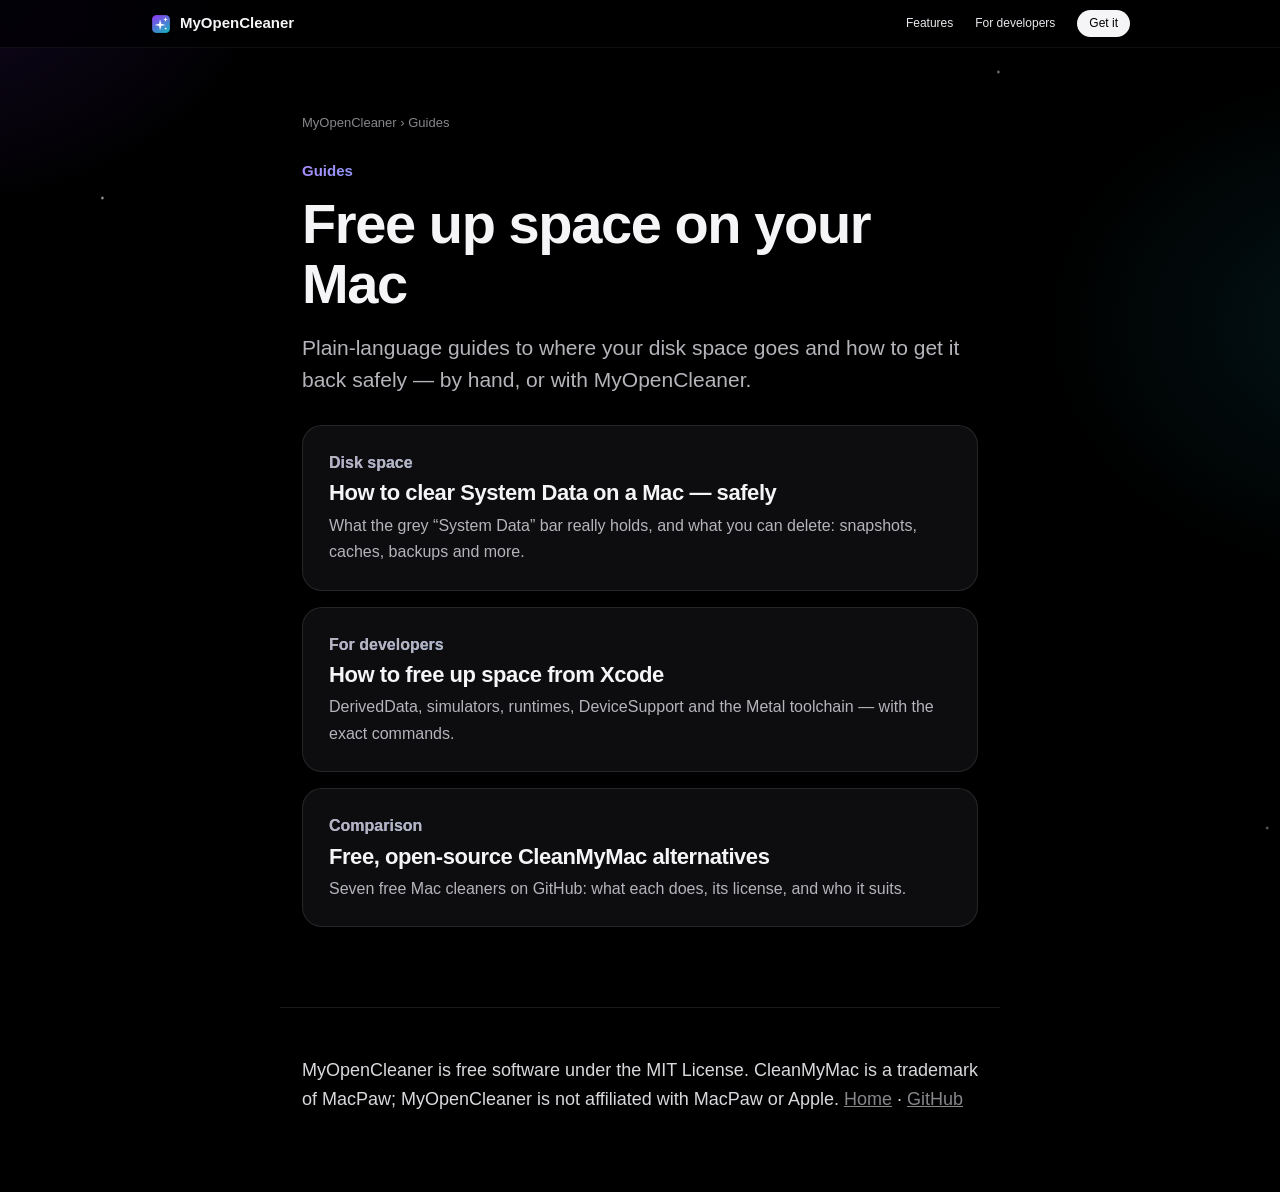
<file: docs/guides/index.html>
<!doctype html>
<html lang="en">
<head>
<meta charset="utf-8">
<meta name="viewport" content="width=device-width, initial-scale=1">
<title>Mac Cleanup Guides — MyOpenCleaner</title>
<meta name="description" content="Practical guides to free up space on a Mac: clear System Data safely, reclaim gigabytes from Xcode, and compare free open-source CleanMyMac alternatives.">
<link rel="canonical" href="https://javacava.github.io/myopencleaner/guides/">
<link rel="icon" type="image/png" href="../assets/favicon.png">
<meta name="theme-color" content="#000000">
<meta property="og:type" content="website">
<meta property="og:site_name" content="MyOpenCleaner">
<meta property="og:title" content="Mac Cleanup Guides — MyOpenCleaner">
<meta property="og:description" content="Clear System Data, free up Xcode space, and compare free CleanMyMac alternatives.">
<meta property="og:url" content="https://javacava.github.io/myopencleaner/guides/">
<meta property="og:image" content="https://javacava.github.io/myopencleaner/assets/og.jpg">
<meta name="twitter:card" content="summary_large_image">
<link rel="stylesheet" href="../assets/article.css">
<script type="application/ld+json">
[{
  "@context": "https://schema.org",
  "@type": "CollectionPage",
  "name": "Mac Cleanup Guides",
  "url": "https://javacava.github.io/myopencleaner/guides/",
  "hasPart": [
    {"@type": "TechArticle", "headline": "How to clear System Data on a Mac — safely", "url": "https://javacava.github.io/myopencleaner/guides/clear-system-data-mac/"},
    {"@type": "TechArticle", "headline": "How to free up space from Xcode", "url": "https://javacava.github.io/myopencleaner/guides/free-up-xcode-space/"},
    {"@type": "Article", "headline": "Free, open-source CleanMyMac alternatives", "url": "https://javacava.github.io/myopencleaner/guides/free-cleanmymac-alternatives/"}
  ]
},{
  "@context": "https://schema.org",
  "@type": "BreadcrumbList",
  "itemListElement": [
    {"@type": "ListItem", "position": 1, "name": "MyOpenCleaner", "item": "https://javacava.github.io/myopencleaner/"},
    {"@type": "ListItem", "position": 2, "name": "Guides"}
  ]
}]
</script>
</head>
<body>
<nav class="nav"><div class="nav-inner">
  <a class="brand" href="../"><img src="../assets/icon.png" alt="">MyOpenCleaner</a>
  <div class="nav-links"><a href="../#features">Features</a><a href="../#developers">For developers</a><a class="nav-cta" href="https://github.com/javacava/myopencleaner">Get it</a></div>
</div></nav>

<main class="page">
  <div class="crumbs"><a href="../">MyOpenCleaner</a> › Guides</div>
  <p class="kicker">Guides</p>
  <h1>Free up space on your Mac</h1>
  <p class="intro">Plain-language guides to where your disk space goes and how to get it back safely — by hand, or with MyOpenCleaner.</p>

  <div class="cards">
    <a class="card" href="clear-system-data-mac/">
      <p class="kicker">Disk space</p>
      <h2>How to clear System Data on a Mac — safely</h2>
      <p>What the grey “System Data” bar really holds, and what you can delete: snapshots, caches, backups and more.</p>
    </a>
    <a class="card" href="free-up-xcode-space/">
      <p class="kicker">For developers</p>
      <h2>How to free up space from Xcode</h2>
      <p>DerivedData, simulators, runtimes, DeviceSupport and the Metal toolchain — with the exact commands.</p>
    </a>
    <a class="card" href="free-cleanmymac-alternatives/">
      <p class="kicker">Comparison</p>
      <h2>Free, open-source CleanMyMac alternatives</h2>
      <p>Seven free Mac cleaners on GitHub: what each does, its license, and who it suits.</p>
    </a>
  </div>
</main>

<footer>
  <p>MyOpenCleaner is free software under the MIT License. CleanMyMac is a trademark of MacPaw; MyOpenCleaner is not affiliated with MacPaw or Apple. <a href="../">Home</a> · <a href="https://github.com/javacava/myopencleaner">GitHub</a></p>
</footer>
</body>
</html>
</file>
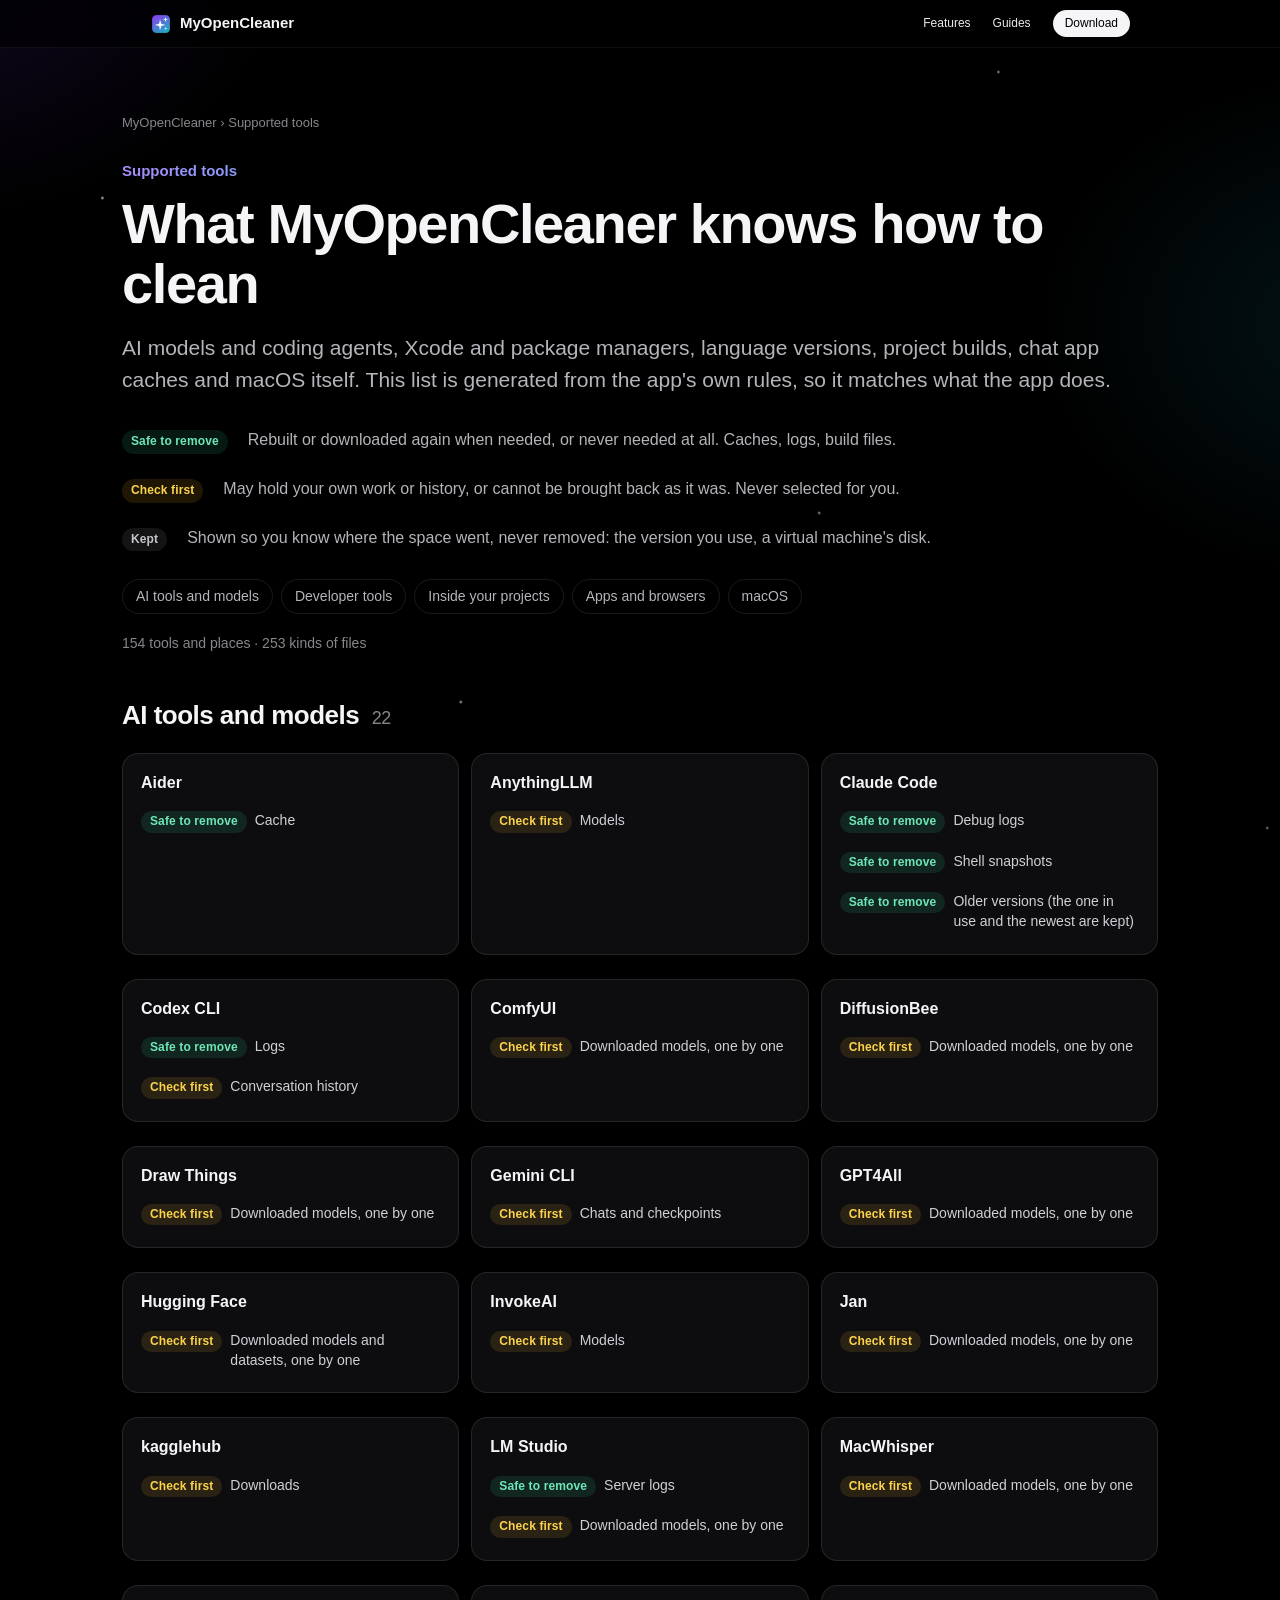
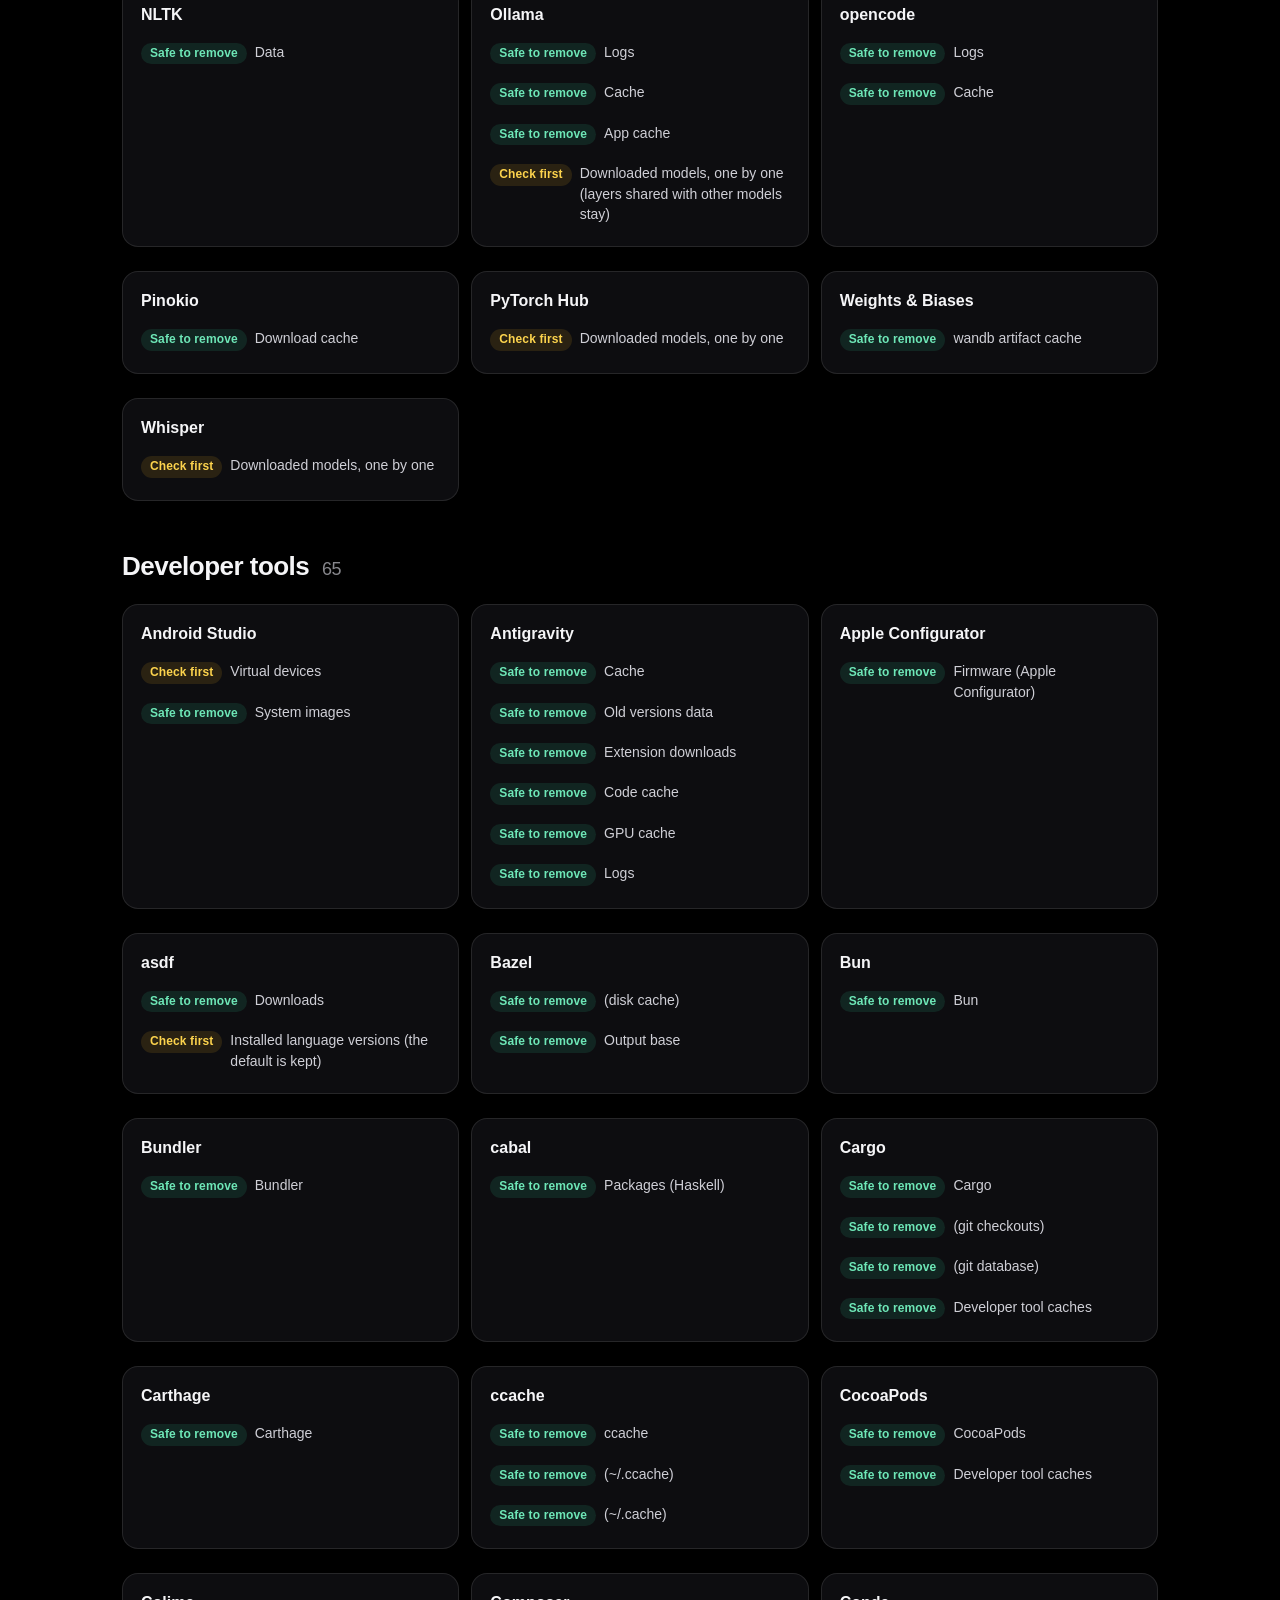
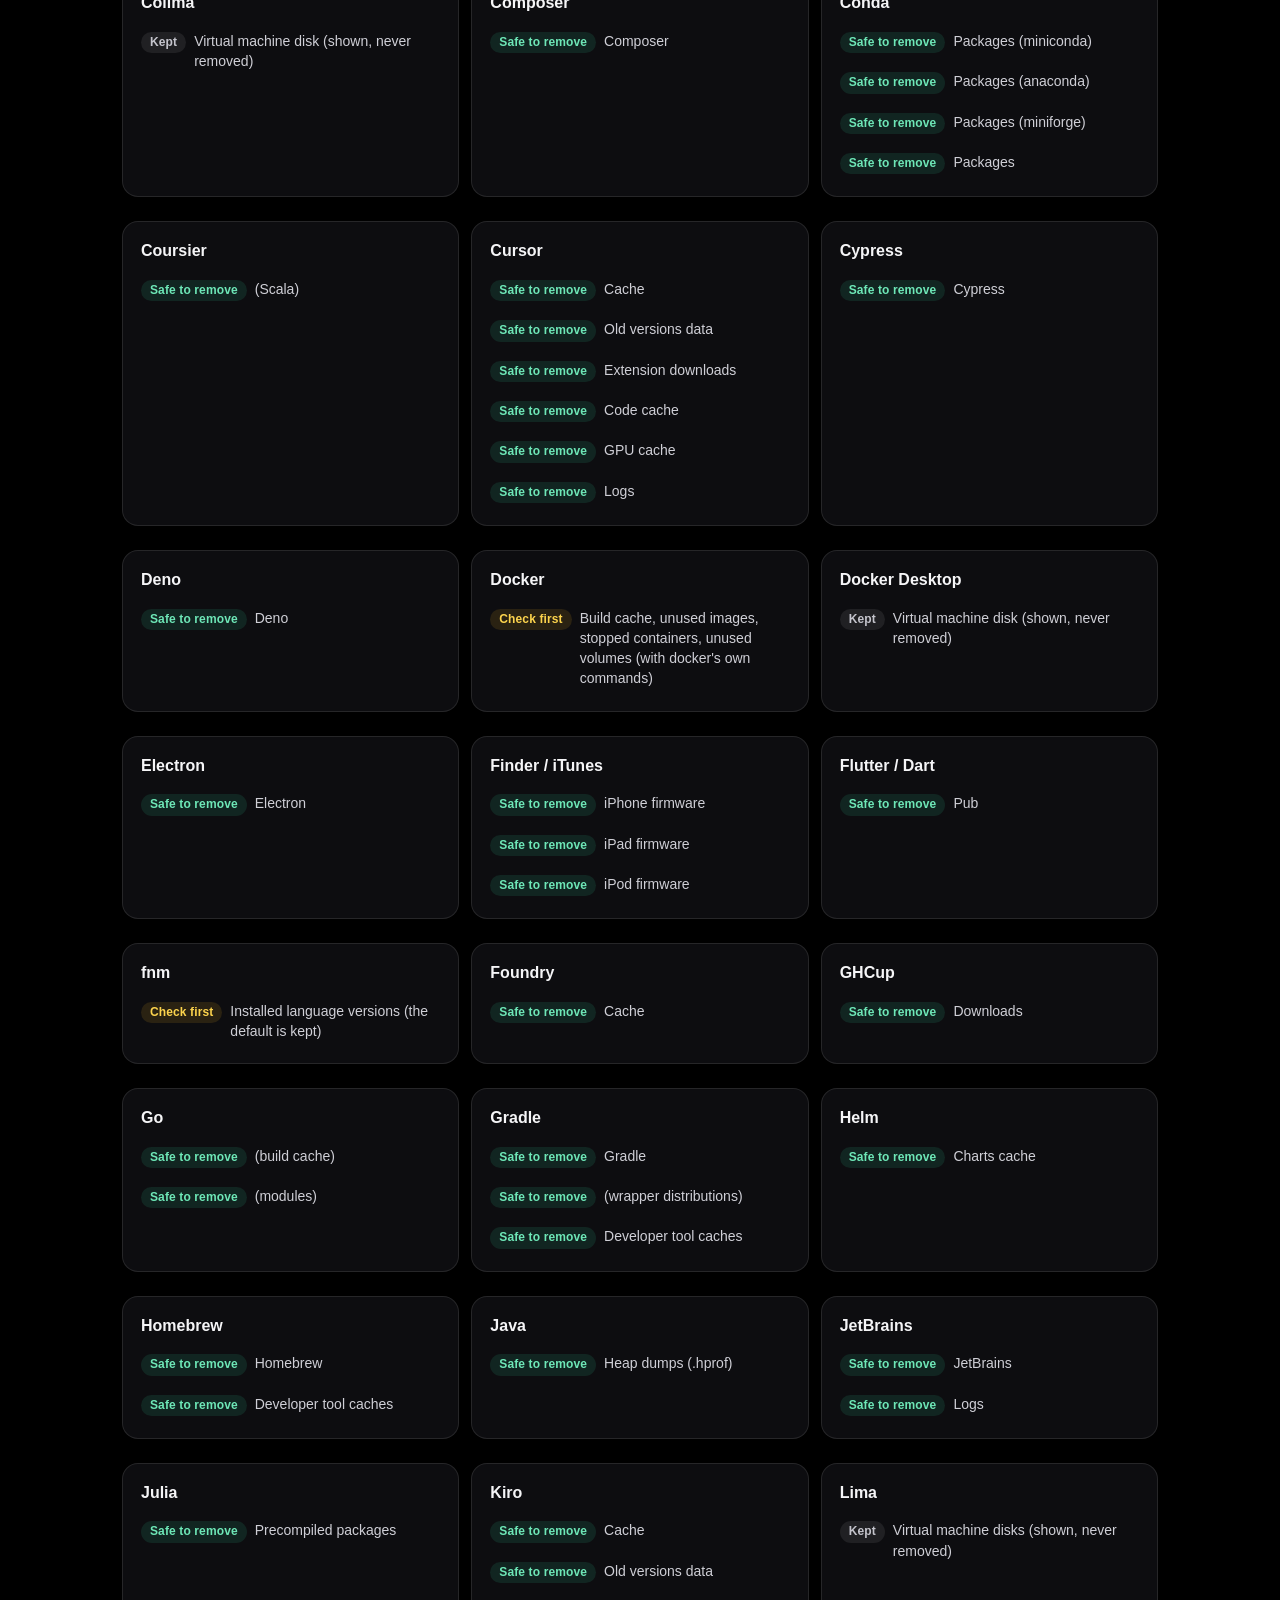
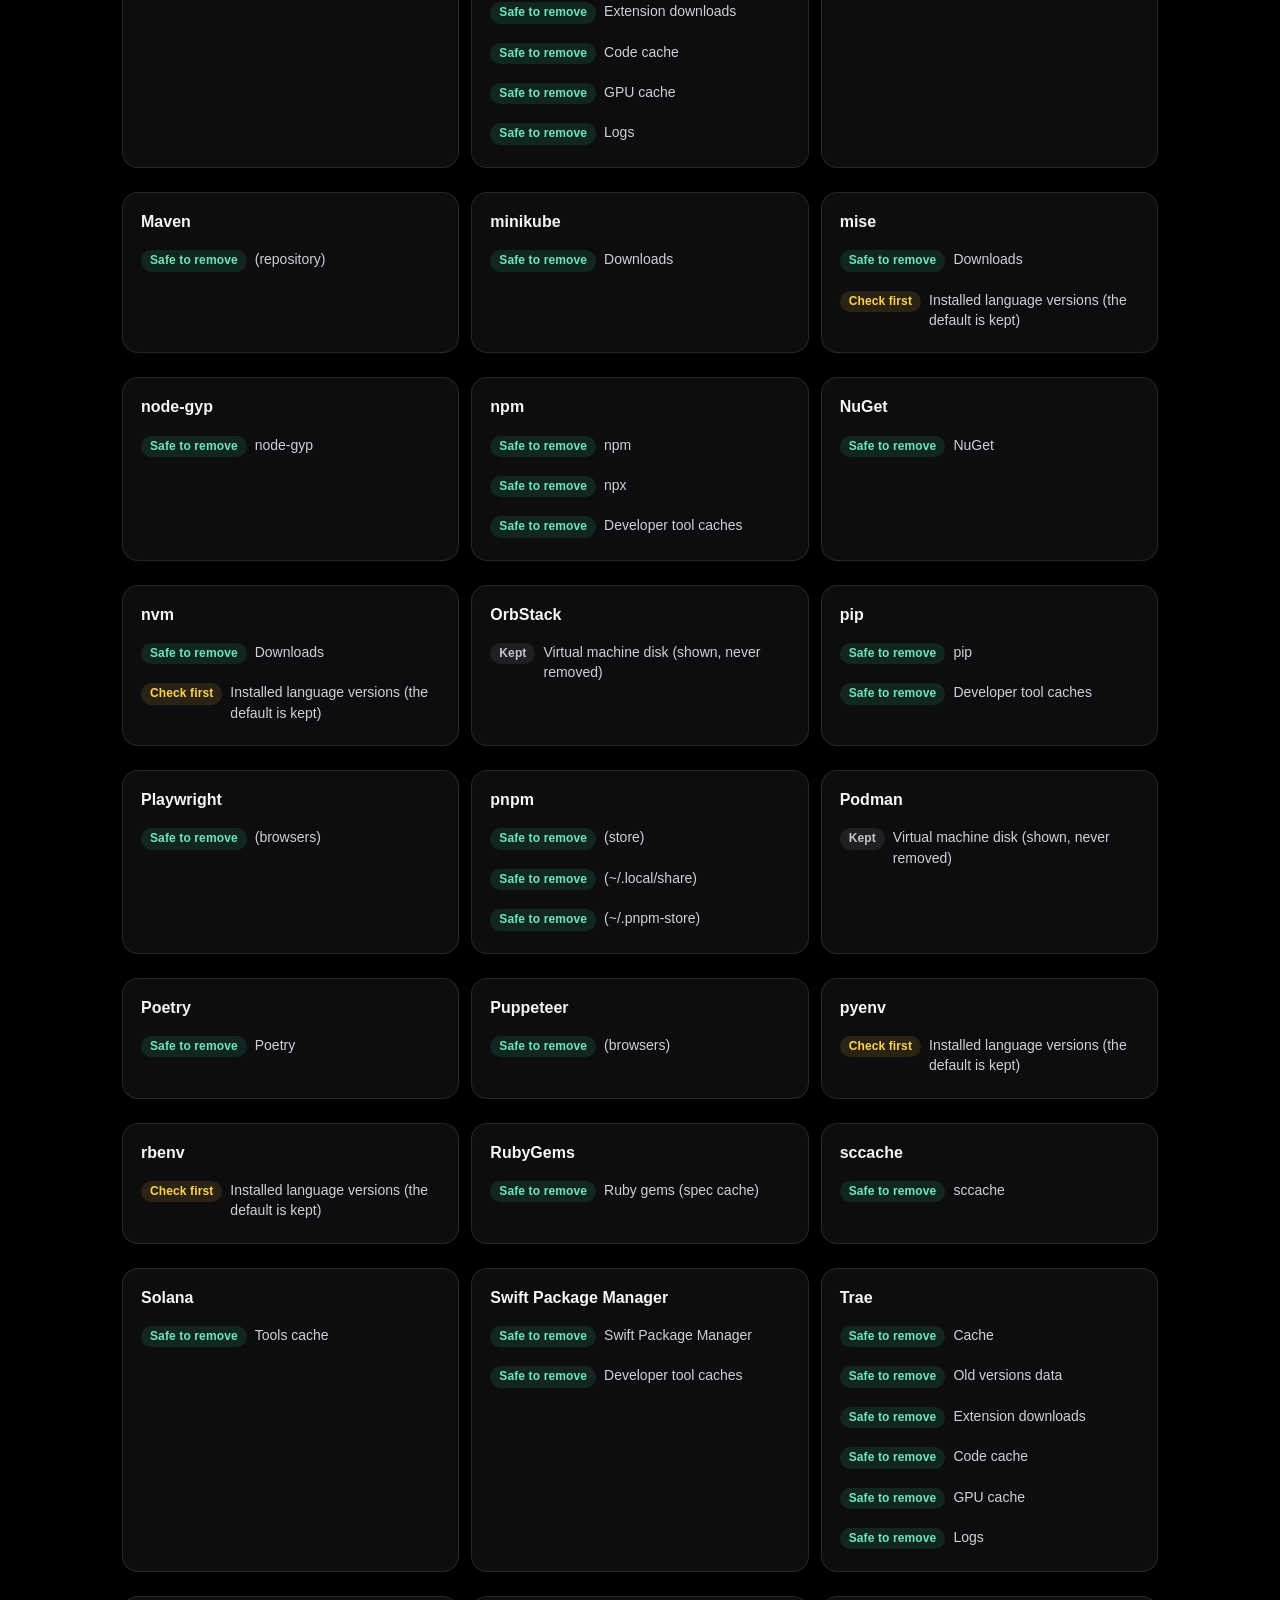
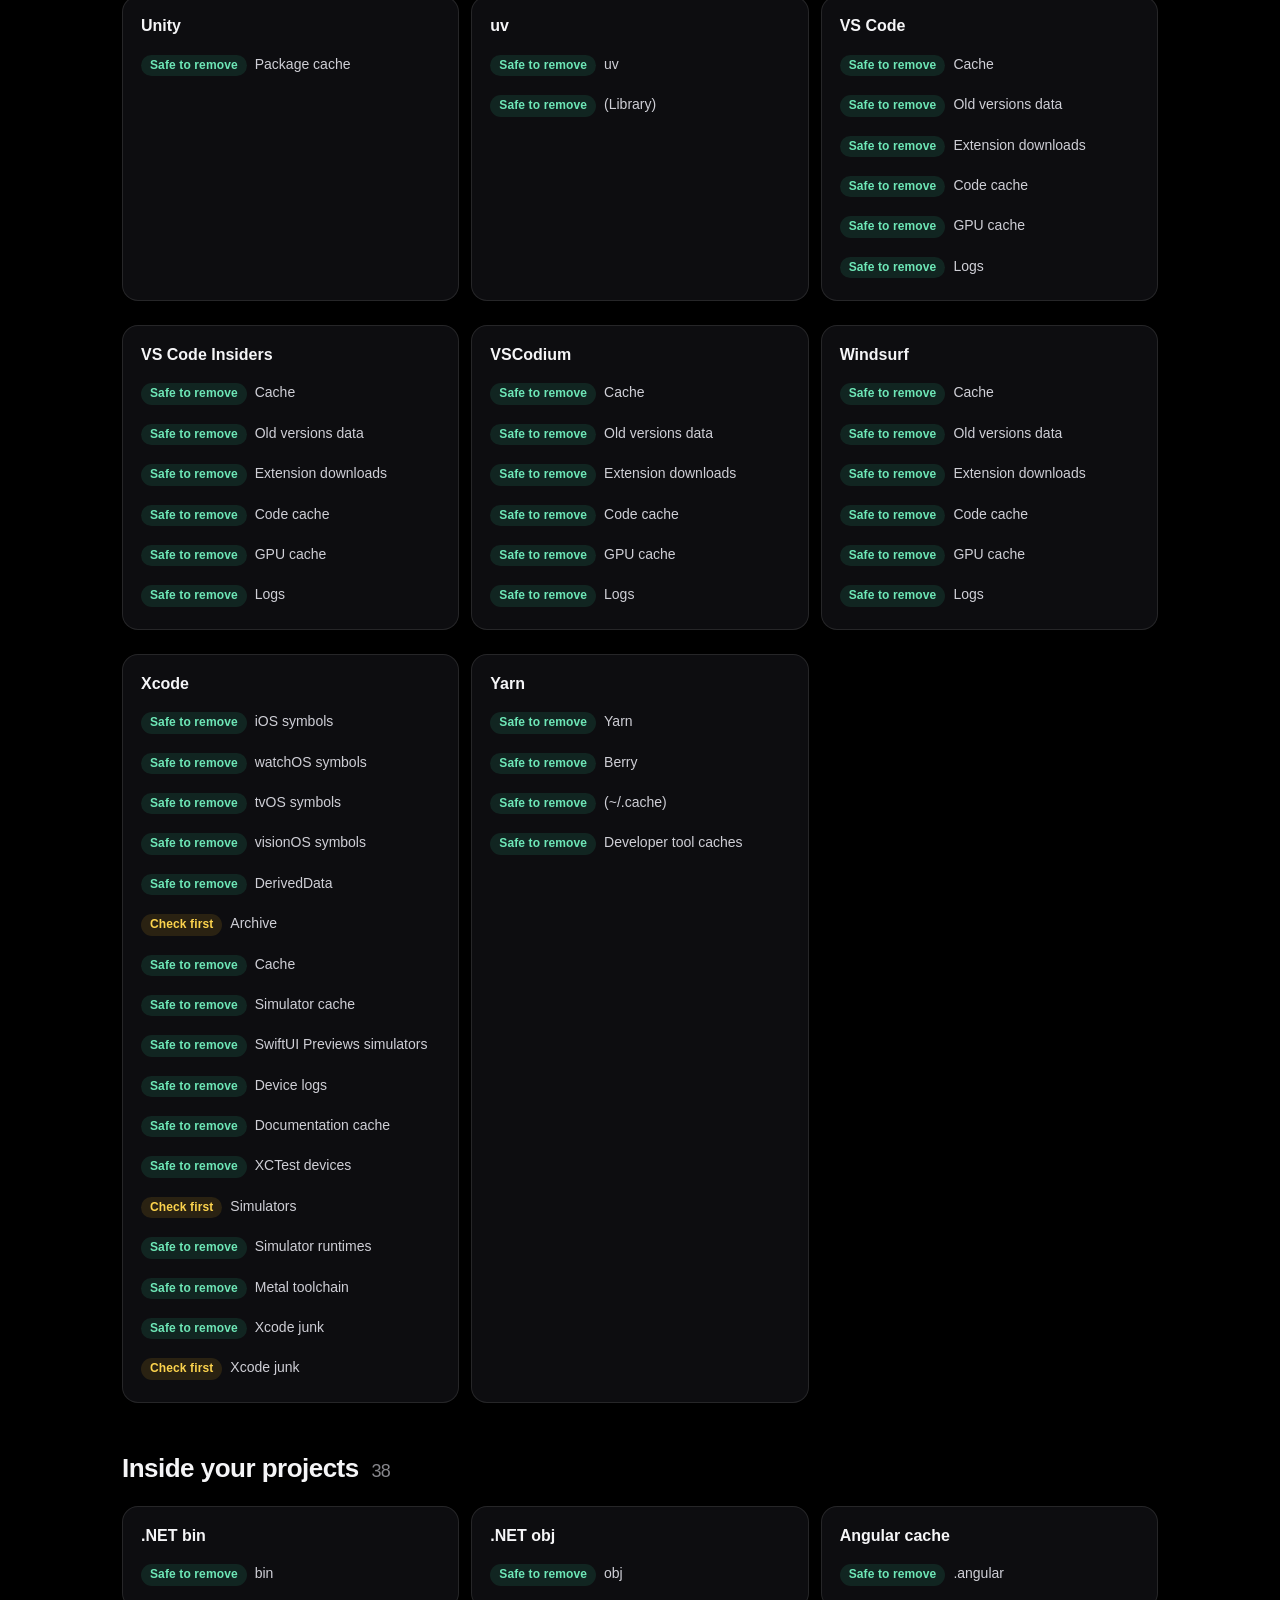
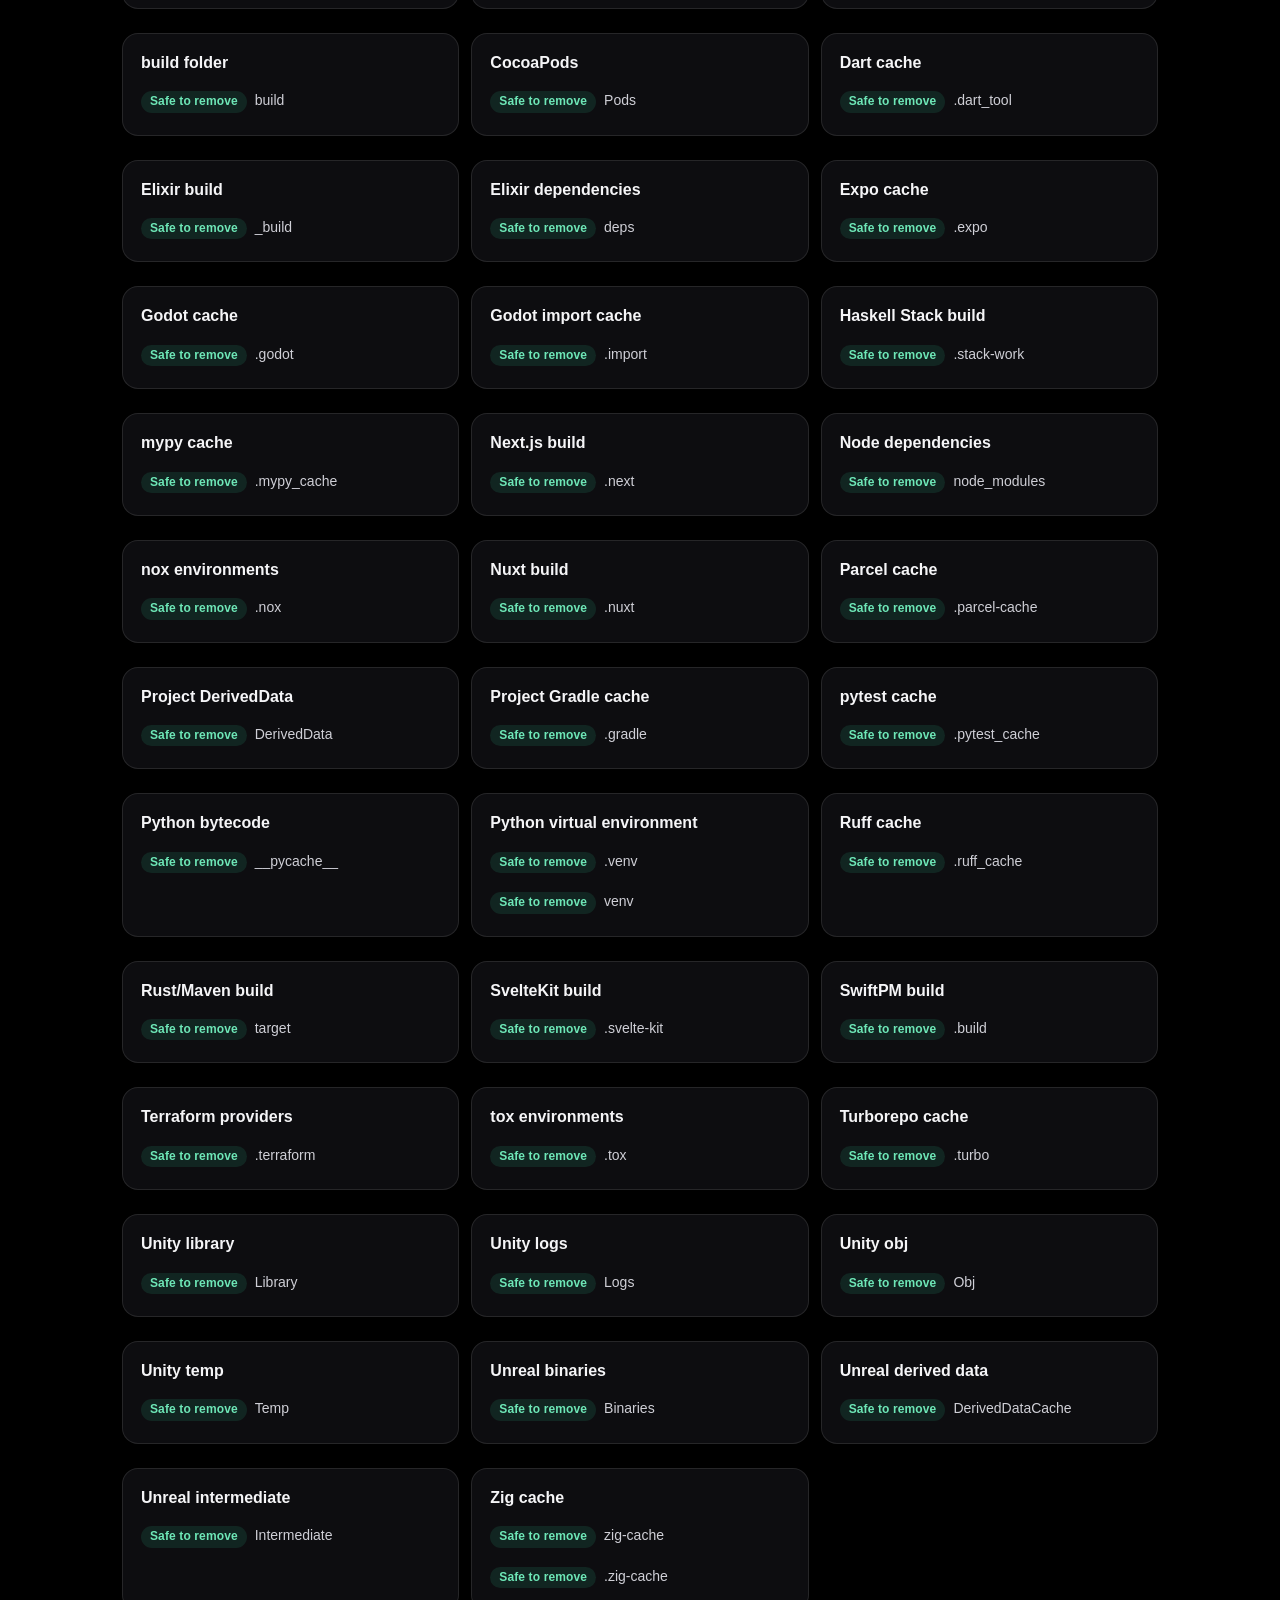
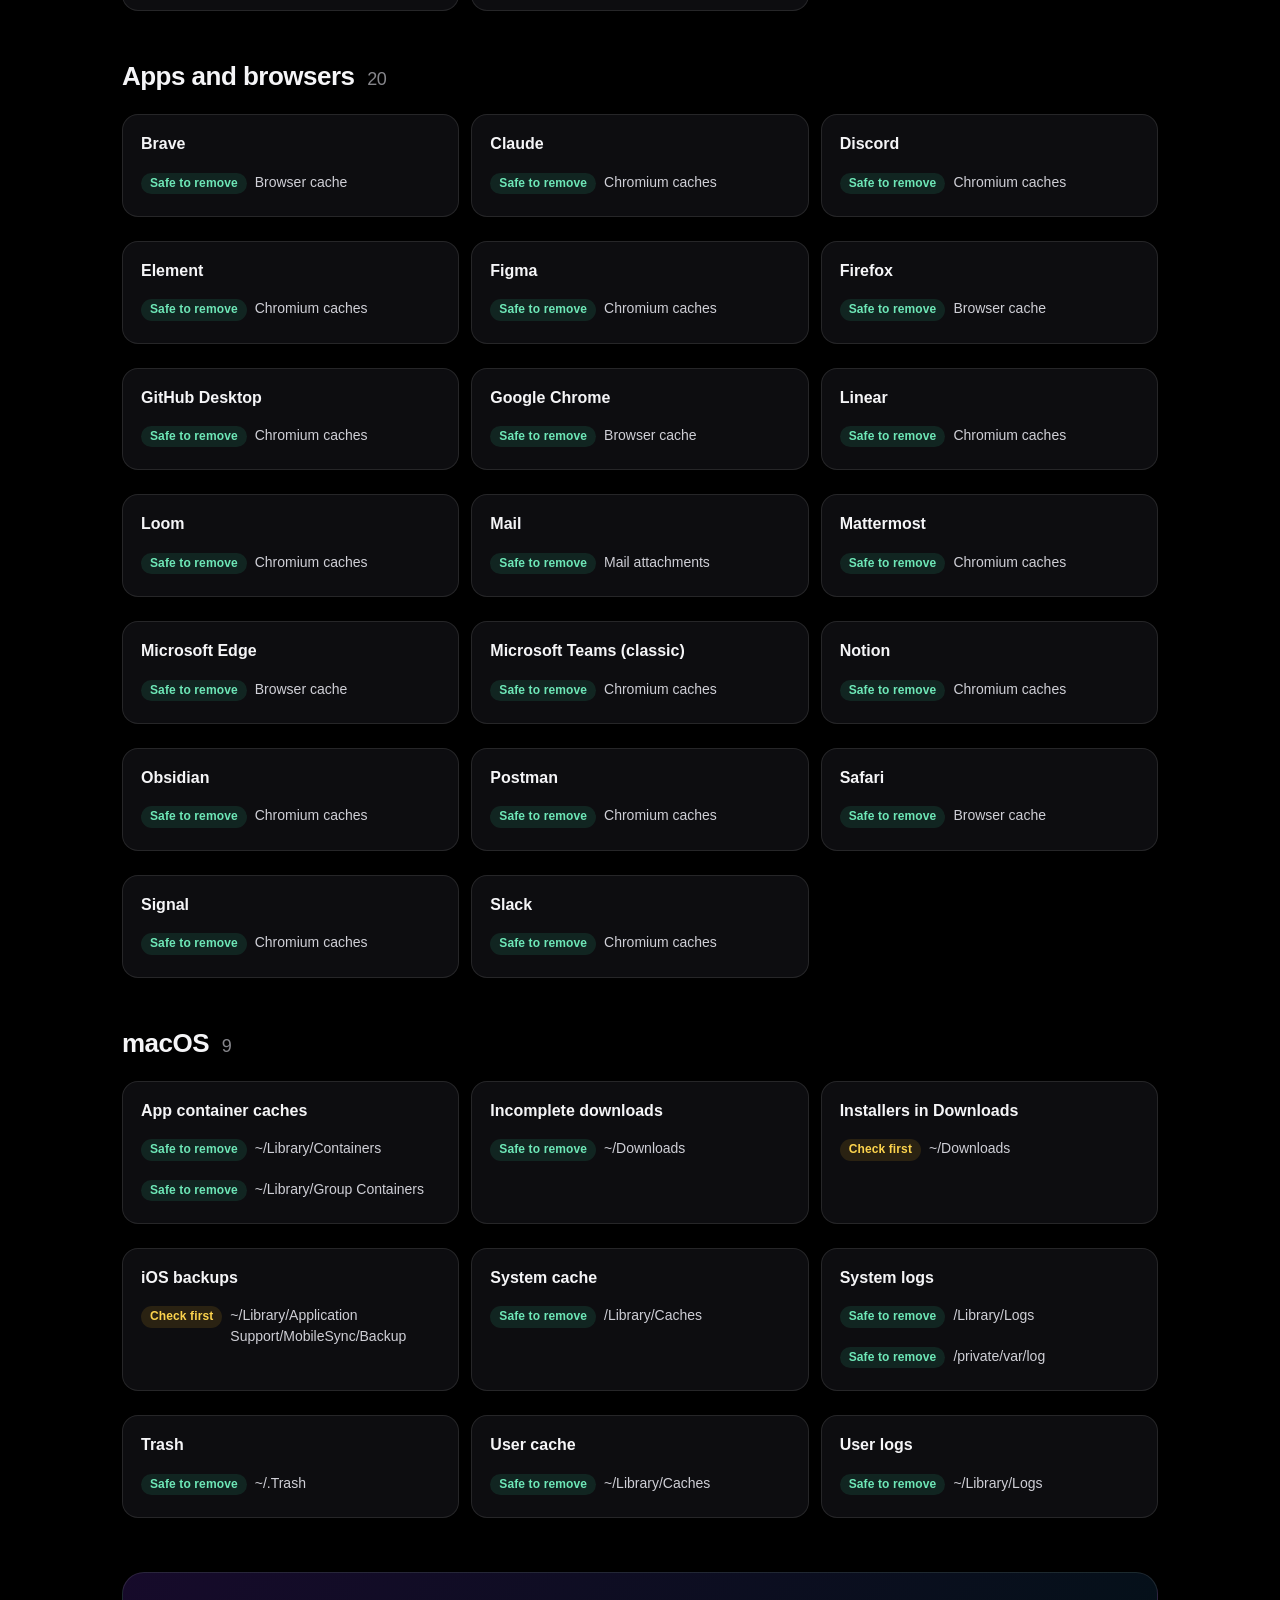
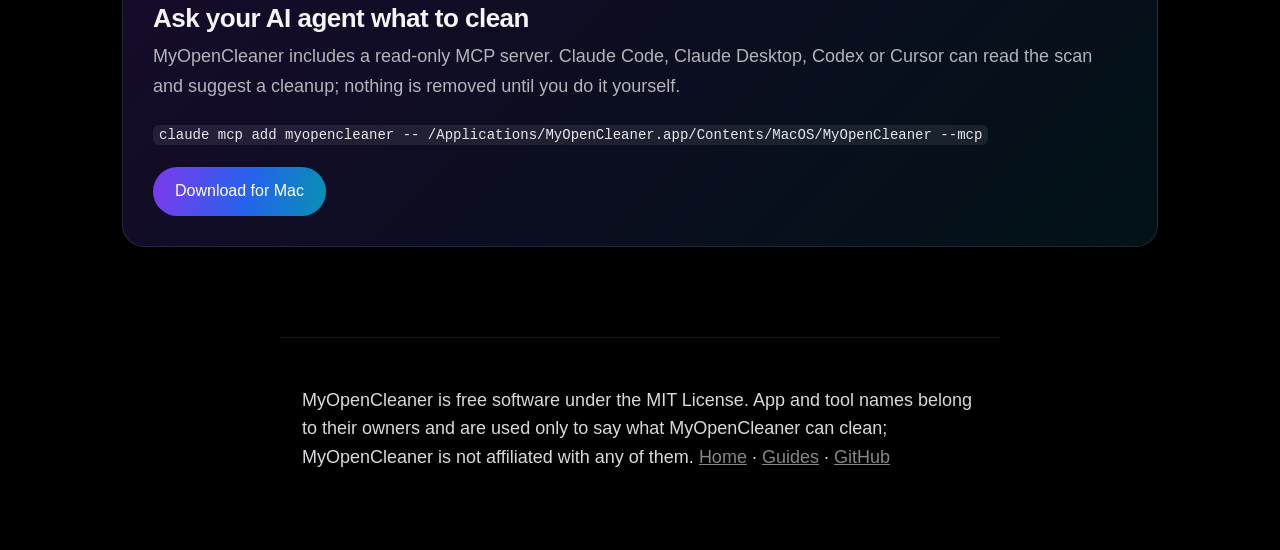
<file: docs/tools/index.html>
<!doctype html>
<html lang="en">
<head>
<meta charset="utf-8">
<meta name="viewport" content="width=device-width, initial-scale=1">
<title>Supported Apps and Developer Tools — MyOpenCleaner</title>
<meta name="description" content="Every app, AI tool and developer tool MyOpenCleaner cleans on a Mac: Ollama, LM Studio, Hugging Face, ComfyUI, Claude Code, Codex, Cursor, Windsurf, Xcode, npm, pyenv, nvm, Docker, Slack and more, with how safe each item is to remove.">
<link rel="canonical" href="https://javacava.github.io/myopencleaner/tools/">
<link rel="icon" type="image/png" href="../assets/favicon.png">
<meta name="theme-color" content="#000000">
<meta property="og:type" content="website">
<meta property="og:site_name" content="MyOpenCleaner">
<meta property="og:title" content="Supported apps and developer tools — MyOpenCleaner">
<meta property="og:description" content="AI models, coding agents, Xcode, package managers, language versions, chat app caches: what the free Mac cleaner finds, and how safe each item is.">
<meta property="og:url" content="https://javacava.github.io/myopencleaner/tools/">
<meta property="og:image" content="https://javacava.github.io/myopencleaner/assets/og.jpg">
<meta name="twitter:card" content="summary_large_image">
<link rel="stylesheet" href="../assets/article.css">
<script type="application/ld+json">
[{
  "@context": "https://schema.org",
  "@type": "WebPage",
  "name": "Supported apps and developer tools",
  "url": "https://javacava.github.io/myopencleaner/tools/",
  "about": {"@type": "SoftwareApplication", "name": "MyOpenCleaner", "operatingSystem": "macOS 14 or later",
            "applicationCategory": "UtilitiesApplication", "url": "https://javacava.github.io/myopencleaner/"}
},{
  "@context": "https://schema.org",
  "@type": "BreadcrumbList",
  "itemListElement": [
    {"@type": "ListItem", "position": 1, "name": "MyOpenCleaner", "item": "https://javacava.github.io/myopencleaner/"},
    {"@type": "ListItem", "position": 2, "name": "Supported tools"}
  ]
}]
</script>
</head>
<body>
<nav class="nav"><div class="nav-inner">
  <a class="brand" href="../"><img src="../assets/icon.png" alt="">MyOpenCleaner</a>
  <div class="nav-links"><a href="../#features">Features</a><a href="../guides/">Guides</a><a class="nav-cta" href="https://github.com/javacava/myopencleaner/releases/latest">Download</a></div>
</div></nav>

<main class="page wide">
  <div class="crumbs"><a href="../">MyOpenCleaner</a> › Supported tools</div>
  <p class="kicker">Supported tools</p>
  <h1>What MyOpenCleaner knows how to clean</h1>
  <p class="intro">AI models and coding agents, Xcode and package managers, language versions, project builds, chat app caches and macOS itself. This list is generated from the app's own rules, so it matches what the app does.</p>

  <ul class="marks">
    <li><span class="mark safe">Safe to remove</span>Rebuilt or downloaded again when needed, or never needed at all. Caches, logs, build files.</li>
    <li><span class="mark review">Check first</span>May hold your own work or history, or cannot be brought back as it was. Never selected for you.</li>
    <li><span class="mark kept">Kept</span>Shown so you know where the space went, never removed: the version you use, a virtual machine's disk.</li>
  </ul>

  <nav class="area-links" aria-label="Sections">
    <a href="#ai">AI tools and models</a><a href="#developer">Developer tools</a><a href="#projects">Inside your projects</a><a href="#apps">Apps and browsers</a><a href="#macOS">macOS</a>
  </nav>

<!-- tools:start -->
<p class="tools-count">154 tools and places · 253 kinds of files</p>
<section class="tool-area" id="ai">
<h2>AI tools and models <span>22</span></h2>
<ul class="tool-list">
<li><strong>Aider</strong><ul><li><span class="mark safe">Safe to remove</span>Cache</li></ul></li>
<li><strong>AnythingLLM</strong><ul><li><span class="mark review">Check first</span>Models</li></ul></li>
<li><strong>Claude Code</strong><ul><li><span class="mark safe">Safe to remove</span>Debug logs</li><li><span class="mark safe">Safe to remove</span>Shell snapshots</li><li><span class="mark safe">Safe to remove</span>Older versions (the one in use and the newest are kept)</li></ul></li>
<li><strong>Codex CLI</strong><ul><li><span class="mark safe">Safe to remove</span>Logs</li><li><span class="mark review">Check first</span>Conversation history</li></ul></li>
<li><strong>ComfyUI</strong><ul><li><span class="mark review">Check first</span>Downloaded models, one by one</li></ul></li>
<li><strong>DiffusionBee</strong><ul><li><span class="mark review">Check first</span>Downloaded models, one by one</li></ul></li>
<li><strong>Draw Things</strong><ul><li><span class="mark review">Check first</span>Downloaded models, one by one</li></ul></li>
<li><strong>Gemini CLI</strong><ul><li><span class="mark review">Check first</span>Chats and checkpoints</li></ul></li>
<li><strong>GPT4All</strong><ul><li><span class="mark review">Check first</span>Downloaded models, one by one</li></ul></li>
<li><strong>Hugging Face</strong><ul><li><span class="mark review">Check first</span>Downloaded models and datasets, one by one</li></ul></li>
<li><strong>InvokeAI</strong><ul><li><span class="mark review">Check first</span>Models</li></ul></li>
<li><strong>Jan</strong><ul><li><span class="mark review">Check first</span>Downloaded models, one by one</li></ul></li>
<li><strong>kagglehub</strong><ul><li><span class="mark review">Check first</span>Downloads</li></ul></li>
<li><strong>LM Studio</strong><ul><li><span class="mark safe">Safe to remove</span>Server logs</li><li><span class="mark review">Check first</span>Downloaded models, one by one</li></ul></li>
<li><strong>MacWhisper</strong><ul><li><span class="mark review">Check first</span>Downloaded models, one by one</li></ul></li>
<li><strong>NLTK</strong><ul><li><span class="mark safe">Safe to remove</span>Data</li></ul></li>
<li><strong>Ollama</strong><ul><li><span class="mark safe">Safe to remove</span>Logs</li><li><span class="mark safe">Safe to remove</span>Cache</li><li><span class="mark safe">Safe to remove</span>App cache</li><li><span class="mark review">Check first</span>Downloaded models, one by one (layers shared with other models stay)</li></ul></li>
<li><strong>opencode</strong><ul><li><span class="mark safe">Safe to remove</span>Logs</li><li><span class="mark safe">Safe to remove</span>Cache</li></ul></li>
<li><strong>Pinokio</strong><ul><li><span class="mark safe">Safe to remove</span>Download cache</li></ul></li>
<li><strong>PyTorch Hub</strong><ul><li><span class="mark review">Check first</span>Downloaded models, one by one</li></ul></li>
<li><strong>Weights &amp; Biases</strong><ul><li><span class="mark safe">Safe to remove</span>wandb artifact cache</li></ul></li>
<li><strong>Whisper</strong><ul><li><span class="mark review">Check first</span>Downloaded models, one by one</li></ul></li>
</ul>
</section>
<section class="tool-area" id="developer">
<h2>Developer tools <span>65</span></h2>
<ul class="tool-list">
<li><strong>Android Studio</strong><ul><li><span class="mark review">Check first</span>Virtual devices</li><li><span class="mark safe">Safe to remove</span>System images</li></ul></li>
<li><strong>Antigravity</strong><ul><li><span class="mark safe">Safe to remove</span>Cache</li><li><span class="mark safe">Safe to remove</span>Old versions data</li><li><span class="mark safe">Safe to remove</span>Extension downloads</li><li><span class="mark safe">Safe to remove</span>Code cache</li><li><span class="mark safe">Safe to remove</span>GPU cache</li><li><span class="mark safe">Safe to remove</span>Logs</li></ul></li>
<li><strong>Apple Configurator</strong><ul><li><span class="mark safe">Safe to remove</span>Firmware (Apple Configurator)</li></ul></li>
<li><strong>asdf</strong><ul><li><span class="mark safe">Safe to remove</span>Downloads</li><li><span class="mark review">Check first</span>Installed language versions (the default is kept)</li></ul></li>
<li><strong>Bazel</strong><ul><li><span class="mark safe">Safe to remove</span>(disk cache)</li><li><span class="mark safe">Safe to remove</span>Output base</li></ul></li>
<li><strong>Bun</strong><ul><li><span class="mark safe">Safe to remove</span>Bun</li></ul></li>
<li><strong>Bundler</strong><ul><li><span class="mark safe">Safe to remove</span>Bundler</li></ul></li>
<li><strong>cabal</strong><ul><li><span class="mark safe">Safe to remove</span>Packages (Haskell)</li></ul></li>
<li><strong>Cargo</strong><ul><li><span class="mark safe">Safe to remove</span>Cargo</li><li><span class="mark safe">Safe to remove</span>(git checkouts)</li><li><span class="mark safe">Safe to remove</span>(git database)</li><li><span class="mark safe">Safe to remove</span>Developer tool caches</li></ul></li>
<li><strong>Carthage</strong><ul><li><span class="mark safe">Safe to remove</span>Carthage</li></ul></li>
<li><strong>ccache</strong><ul><li><span class="mark safe">Safe to remove</span>ccache</li><li><span class="mark safe">Safe to remove</span>(~/.ccache)</li><li><span class="mark safe">Safe to remove</span>(~/.cache)</li></ul></li>
<li><strong>CocoaPods</strong><ul><li><span class="mark safe">Safe to remove</span>CocoaPods</li><li><span class="mark safe">Safe to remove</span>Developer tool caches</li></ul></li>
<li><strong>Colima</strong><ul><li><span class="mark kept">Kept</span>Virtual machine disk (shown, never removed)</li></ul></li>
<li><strong>Composer</strong><ul><li><span class="mark safe">Safe to remove</span>Composer</li></ul></li>
<li><strong>Conda</strong><ul><li><span class="mark safe">Safe to remove</span>Packages (miniconda)</li><li><span class="mark safe">Safe to remove</span>Packages (anaconda)</li><li><span class="mark safe">Safe to remove</span>Packages (miniforge)</li><li><span class="mark safe">Safe to remove</span>Packages</li></ul></li>
<li><strong>Coursier</strong><ul><li><span class="mark safe">Safe to remove</span>(Scala)</li></ul></li>
<li><strong>Cursor</strong><ul><li><span class="mark safe">Safe to remove</span>Cache</li><li><span class="mark safe">Safe to remove</span>Old versions data</li><li><span class="mark safe">Safe to remove</span>Extension downloads</li><li><span class="mark safe">Safe to remove</span>Code cache</li><li><span class="mark safe">Safe to remove</span>GPU cache</li><li><span class="mark safe">Safe to remove</span>Logs</li></ul></li>
<li><strong>Cypress</strong><ul><li><span class="mark safe">Safe to remove</span>Cypress</li></ul></li>
<li><strong>Deno</strong><ul><li><span class="mark safe">Safe to remove</span>Deno</li></ul></li>
<li><strong>Docker</strong><ul><li><span class="mark review">Check first</span>Build cache, unused images, stopped containers, unused volumes (with docker's own commands)</li></ul></li>
<li><strong>Docker Desktop</strong><ul><li><span class="mark kept">Kept</span>Virtual machine disk (shown, never removed)</li></ul></li>
<li><strong>Electron</strong><ul><li><span class="mark safe">Safe to remove</span>Electron</li></ul></li>
<li><strong>Finder / iTunes</strong><ul><li><span class="mark safe">Safe to remove</span>iPhone firmware</li><li><span class="mark safe">Safe to remove</span>iPad firmware</li><li><span class="mark safe">Safe to remove</span>iPod firmware</li></ul></li>
<li><strong>Flutter / Dart</strong><ul><li><span class="mark safe">Safe to remove</span>Pub</li></ul></li>
<li><strong>fnm</strong><ul><li><span class="mark review">Check first</span>Installed language versions (the default is kept)</li></ul></li>
<li><strong>Foundry</strong><ul><li><span class="mark safe">Safe to remove</span>Cache</li></ul></li>
<li><strong>GHCup</strong><ul><li><span class="mark safe">Safe to remove</span>Downloads</li></ul></li>
<li><strong>Go</strong><ul><li><span class="mark safe">Safe to remove</span>(build cache)</li><li><span class="mark safe">Safe to remove</span>(modules)</li></ul></li>
<li><strong>Gradle</strong><ul><li><span class="mark safe">Safe to remove</span>Gradle</li><li><span class="mark safe">Safe to remove</span>(wrapper distributions)</li><li><span class="mark safe">Safe to remove</span>Developer tool caches</li></ul></li>
<li><strong>Helm</strong><ul><li><span class="mark safe">Safe to remove</span>Charts cache</li></ul></li>
<li><strong>Homebrew</strong><ul><li><span class="mark safe">Safe to remove</span>Homebrew</li><li><span class="mark safe">Safe to remove</span>Developer tool caches</li></ul></li>
<li><strong>Java</strong><ul><li><span class="mark safe">Safe to remove</span>Heap dumps (.hprof)</li></ul></li>
<li><strong>JetBrains</strong><ul><li><span class="mark safe">Safe to remove</span>JetBrains</li><li><span class="mark safe">Safe to remove</span>Logs</li></ul></li>
<li><strong>Julia</strong><ul><li><span class="mark safe">Safe to remove</span>Precompiled packages</li></ul></li>
<li><strong>Kiro</strong><ul><li><span class="mark safe">Safe to remove</span>Cache</li><li><span class="mark safe">Safe to remove</span>Old versions data</li><li><span class="mark safe">Safe to remove</span>Extension downloads</li><li><span class="mark safe">Safe to remove</span>Code cache</li><li><span class="mark safe">Safe to remove</span>GPU cache</li><li><span class="mark safe">Safe to remove</span>Logs</li></ul></li>
<li><strong>Lima</strong><ul><li><span class="mark kept">Kept</span>Virtual machine disks (shown, never removed)</li></ul></li>
<li><strong>Maven</strong><ul><li><span class="mark safe">Safe to remove</span>(repository)</li></ul></li>
<li><strong>minikube</strong><ul><li><span class="mark safe">Safe to remove</span>Downloads</li></ul></li>
<li><strong>mise</strong><ul><li><span class="mark safe">Safe to remove</span>Downloads</li><li><span class="mark review">Check first</span>Installed language versions (the default is kept)</li></ul></li>
<li><strong>node-gyp</strong><ul><li><span class="mark safe">Safe to remove</span>node-gyp</li></ul></li>
<li><strong>npm</strong><ul><li><span class="mark safe">Safe to remove</span>npm</li><li><span class="mark safe">Safe to remove</span>npx</li><li><span class="mark safe">Safe to remove</span>Developer tool caches</li></ul></li>
<li><strong>NuGet</strong><ul><li><span class="mark safe">Safe to remove</span>NuGet</li></ul></li>
<li><strong>nvm</strong><ul><li><span class="mark safe">Safe to remove</span>Downloads</li><li><span class="mark review">Check first</span>Installed language versions (the default is kept)</li></ul></li>
<li><strong>OrbStack</strong><ul><li><span class="mark kept">Kept</span>Virtual machine disk (shown, never removed)</li></ul></li>
<li><strong>pip</strong><ul><li><span class="mark safe">Safe to remove</span>pip</li><li><span class="mark safe">Safe to remove</span>Developer tool caches</li></ul></li>
<li><strong>Playwright</strong><ul><li><span class="mark safe">Safe to remove</span>(browsers)</li></ul></li>
<li><strong>pnpm</strong><ul><li><span class="mark safe">Safe to remove</span>(store)</li><li><span class="mark safe">Safe to remove</span>(~/.local/share)</li><li><span class="mark safe">Safe to remove</span>(~/.pnpm-store)</li></ul></li>
<li><strong>Podman</strong><ul><li><span class="mark kept">Kept</span>Virtual machine disk (shown, never removed)</li></ul></li>
<li><strong>Poetry</strong><ul><li><span class="mark safe">Safe to remove</span>Poetry</li></ul></li>
<li><strong>Puppeteer</strong><ul><li><span class="mark safe">Safe to remove</span>(browsers)</li></ul></li>
<li><strong>pyenv</strong><ul><li><span class="mark review">Check first</span>Installed language versions (the default is kept)</li></ul></li>
<li><strong>rbenv</strong><ul><li><span class="mark review">Check first</span>Installed language versions (the default is kept)</li></ul></li>
<li><strong>RubyGems</strong><ul><li><span class="mark safe">Safe to remove</span>Ruby gems (spec cache)</li></ul></li>
<li><strong>sccache</strong><ul><li><span class="mark safe">Safe to remove</span>sccache</li></ul></li>
<li><strong>Solana</strong><ul><li><span class="mark safe">Safe to remove</span>Tools cache</li></ul></li>
<li><strong>Swift Package Manager</strong><ul><li><span class="mark safe">Safe to remove</span>Swift Package Manager</li><li><span class="mark safe">Safe to remove</span>Developer tool caches</li></ul></li>
<li><strong>Trae</strong><ul><li><span class="mark safe">Safe to remove</span>Cache</li><li><span class="mark safe">Safe to remove</span>Old versions data</li><li><span class="mark safe">Safe to remove</span>Extension downloads</li><li><span class="mark safe">Safe to remove</span>Code cache</li><li><span class="mark safe">Safe to remove</span>GPU cache</li><li><span class="mark safe">Safe to remove</span>Logs</li></ul></li>
<li><strong>Unity</strong><ul><li><span class="mark safe">Safe to remove</span>Package cache</li></ul></li>
<li><strong>uv</strong><ul><li><span class="mark safe">Safe to remove</span>uv</li><li><span class="mark safe">Safe to remove</span>(Library)</li></ul></li>
<li><strong>VS Code</strong><ul><li><span class="mark safe">Safe to remove</span>Cache</li><li><span class="mark safe">Safe to remove</span>Old versions data</li><li><span class="mark safe">Safe to remove</span>Extension downloads</li><li><span class="mark safe">Safe to remove</span>Code cache</li><li><span class="mark safe">Safe to remove</span>GPU cache</li><li><span class="mark safe">Safe to remove</span>Logs</li></ul></li>
<li><strong>VS Code Insiders</strong><ul><li><span class="mark safe">Safe to remove</span>Cache</li><li><span class="mark safe">Safe to remove</span>Old versions data</li><li><span class="mark safe">Safe to remove</span>Extension downloads</li><li><span class="mark safe">Safe to remove</span>Code cache</li><li><span class="mark safe">Safe to remove</span>GPU cache</li><li><span class="mark safe">Safe to remove</span>Logs</li></ul></li>
<li><strong>VSCodium</strong><ul><li><span class="mark safe">Safe to remove</span>Cache</li><li><span class="mark safe">Safe to remove</span>Old versions data</li><li><span class="mark safe">Safe to remove</span>Extension downloads</li><li><span class="mark safe">Safe to remove</span>Code cache</li><li><span class="mark safe">Safe to remove</span>GPU cache</li><li><span class="mark safe">Safe to remove</span>Logs</li></ul></li>
<li><strong>Windsurf</strong><ul><li><span class="mark safe">Safe to remove</span>Cache</li><li><span class="mark safe">Safe to remove</span>Old versions data</li><li><span class="mark safe">Safe to remove</span>Extension downloads</li><li><span class="mark safe">Safe to remove</span>Code cache</li><li><span class="mark safe">Safe to remove</span>GPU cache</li><li><span class="mark safe">Safe to remove</span>Logs</li></ul></li>
<li><strong>Xcode</strong><ul><li><span class="mark safe">Safe to remove</span>iOS symbols</li><li><span class="mark safe">Safe to remove</span>watchOS symbols</li><li><span class="mark safe">Safe to remove</span>tvOS symbols</li><li><span class="mark safe">Safe to remove</span>visionOS symbols</li><li><span class="mark safe">Safe to remove</span>DerivedData</li><li><span class="mark review">Check first</span>Archive</li><li><span class="mark safe">Safe to remove</span>Cache</li><li><span class="mark safe">Safe to remove</span>Simulator cache</li><li><span class="mark safe">Safe to remove</span>SwiftUI Previews simulators</li><li><span class="mark safe">Safe to remove</span>Device logs</li><li><span class="mark safe">Safe to remove</span>Documentation cache</li><li><span class="mark safe">Safe to remove</span>XCTest devices</li><li><span class="mark review">Check first</span>Simulators</li><li><span class="mark safe">Safe to remove</span>Simulator runtimes</li><li><span class="mark safe">Safe to remove</span>Metal toolchain</li><li><span class="mark safe">Safe to remove</span>Xcode junk</li><li><span class="mark review">Check first</span>Xcode junk</li></ul></li>
<li><strong>Yarn</strong><ul><li><span class="mark safe">Safe to remove</span>Yarn</li><li><span class="mark safe">Safe to remove</span>Berry</li><li><span class="mark safe">Safe to remove</span>(~/.cache)</li><li><span class="mark safe">Safe to remove</span>Developer tool caches</li></ul></li>
</ul>
</section>
<section class="tool-area" id="projects">
<h2>Inside your projects <span>38</span></h2>
<ul class="tool-list">
<li><strong>.NET bin</strong><ul><li><span class="mark safe">Safe to remove</span>bin</li></ul></li>
<li><strong>.NET obj</strong><ul><li><span class="mark safe">Safe to remove</span>obj</li></ul></li>
<li><strong>Angular cache</strong><ul><li><span class="mark safe">Safe to remove</span>.angular</li></ul></li>
<li><strong>build folder</strong><ul><li><span class="mark safe">Safe to remove</span>build</li></ul></li>
<li><strong>CocoaPods</strong><ul><li><span class="mark safe">Safe to remove</span>Pods</li></ul></li>
<li><strong>Dart cache</strong><ul><li><span class="mark safe">Safe to remove</span>.dart_tool</li></ul></li>
<li><strong>Elixir build</strong><ul><li><span class="mark safe">Safe to remove</span>_build</li></ul></li>
<li><strong>Elixir dependencies</strong><ul><li><span class="mark safe">Safe to remove</span>deps</li></ul></li>
<li><strong>Expo cache</strong><ul><li><span class="mark safe">Safe to remove</span>.expo</li></ul></li>
<li><strong>Godot cache</strong><ul><li><span class="mark safe">Safe to remove</span>.godot</li></ul></li>
<li><strong>Godot import cache</strong><ul><li><span class="mark safe">Safe to remove</span>.import</li></ul></li>
<li><strong>Haskell Stack build</strong><ul><li><span class="mark safe">Safe to remove</span>.stack-work</li></ul></li>
<li><strong>mypy cache</strong><ul><li><span class="mark safe">Safe to remove</span>.mypy_cache</li></ul></li>
<li><strong>Next.js build</strong><ul><li><span class="mark safe">Safe to remove</span>.next</li></ul></li>
<li><strong>Node dependencies</strong><ul><li><span class="mark safe">Safe to remove</span>node_modules</li></ul></li>
<li><strong>nox environments</strong><ul><li><span class="mark safe">Safe to remove</span>.nox</li></ul></li>
<li><strong>Nuxt build</strong><ul><li><span class="mark safe">Safe to remove</span>.nuxt</li></ul></li>
<li><strong>Parcel cache</strong><ul><li><span class="mark safe">Safe to remove</span>.parcel-cache</li></ul></li>
<li><strong>Project DerivedData</strong><ul><li><span class="mark safe">Safe to remove</span>DerivedData</li></ul></li>
<li><strong>Project Gradle cache</strong><ul><li><span class="mark safe">Safe to remove</span>.gradle</li></ul></li>
<li><strong>pytest cache</strong><ul><li><span class="mark safe">Safe to remove</span>.pytest_cache</li></ul></li>
<li><strong>Python bytecode</strong><ul><li><span class="mark safe">Safe to remove</span>__pycache__</li></ul></li>
<li><strong>Python virtual environment</strong><ul><li><span class="mark safe">Safe to remove</span>.venv</li><li><span class="mark safe">Safe to remove</span>venv</li></ul></li>
<li><strong>Ruff cache</strong><ul><li><span class="mark safe">Safe to remove</span>.ruff_cache</li></ul></li>
<li><strong>Rust/Maven build</strong><ul><li><span class="mark safe">Safe to remove</span>target</li></ul></li>
<li><strong>SvelteKit build</strong><ul><li><span class="mark safe">Safe to remove</span>.svelte-kit</li></ul></li>
<li><strong>SwiftPM build</strong><ul><li><span class="mark safe">Safe to remove</span>.build</li></ul></li>
<li><strong>Terraform providers</strong><ul><li><span class="mark safe">Safe to remove</span>.terraform</li></ul></li>
<li><strong>tox environments</strong><ul><li><span class="mark safe">Safe to remove</span>.tox</li></ul></li>
<li><strong>Turborepo cache</strong><ul><li><span class="mark safe">Safe to remove</span>.turbo</li></ul></li>
<li><strong>Unity library</strong><ul><li><span class="mark safe">Safe to remove</span>Library</li></ul></li>
<li><strong>Unity logs</strong><ul><li><span class="mark safe">Safe to remove</span>Logs</li></ul></li>
<li><strong>Unity obj</strong><ul><li><span class="mark safe">Safe to remove</span>Obj</li></ul></li>
<li><strong>Unity temp</strong><ul><li><span class="mark safe">Safe to remove</span>Temp</li></ul></li>
<li><strong>Unreal binaries</strong><ul><li><span class="mark safe">Safe to remove</span>Binaries</li></ul></li>
<li><strong>Unreal derived data</strong><ul><li><span class="mark safe">Safe to remove</span>DerivedDataCache</li></ul></li>
<li><strong>Unreal intermediate</strong><ul><li><span class="mark safe">Safe to remove</span>Intermediate</li></ul></li>
<li><strong>Zig cache</strong><ul><li><span class="mark safe">Safe to remove</span>zig-cache</li><li><span class="mark safe">Safe to remove</span>.zig-cache</li></ul></li>
</ul>
</section>
<section class="tool-area" id="apps">
<h2>Apps and browsers <span>20</span></h2>
<ul class="tool-list">
<li><strong>Brave</strong><ul><li><span class="mark safe">Safe to remove</span>Browser cache</li></ul></li>
<li><strong>Claude</strong><ul><li><span class="mark safe">Safe to remove</span>Chromium caches</li></ul></li>
<li><strong>Discord</strong><ul><li><span class="mark safe">Safe to remove</span>Chromium caches</li></ul></li>
<li><strong>Element</strong><ul><li><span class="mark safe">Safe to remove</span>Chromium caches</li></ul></li>
<li><strong>Figma</strong><ul><li><span class="mark safe">Safe to remove</span>Chromium caches</li></ul></li>
<li><strong>Firefox</strong><ul><li><span class="mark safe">Safe to remove</span>Browser cache</li></ul></li>
<li><strong>GitHub Desktop</strong><ul><li><span class="mark safe">Safe to remove</span>Chromium caches</li></ul></li>
<li><strong>Google Chrome</strong><ul><li><span class="mark safe">Safe to remove</span>Browser cache</li></ul></li>
<li><strong>Linear</strong><ul><li><span class="mark safe">Safe to remove</span>Chromium caches</li></ul></li>
<li><strong>Loom</strong><ul><li><span class="mark safe">Safe to remove</span>Chromium caches</li></ul></li>
<li><strong>Mail</strong><ul><li><span class="mark safe">Safe to remove</span>Mail attachments</li></ul></li>
<li><strong>Mattermost</strong><ul><li><span class="mark safe">Safe to remove</span>Chromium caches</li></ul></li>
<li><strong>Microsoft Edge</strong><ul><li><span class="mark safe">Safe to remove</span>Browser cache</li></ul></li>
<li><strong>Microsoft Teams (classic)</strong><ul><li><span class="mark safe">Safe to remove</span>Chromium caches</li></ul></li>
<li><strong>Notion</strong><ul><li><span class="mark safe">Safe to remove</span>Chromium caches</li></ul></li>
<li><strong>Obsidian</strong><ul><li><span class="mark safe">Safe to remove</span>Chromium caches</li></ul></li>
<li><strong>Postman</strong><ul><li><span class="mark safe">Safe to remove</span>Chromium caches</li></ul></li>
<li><strong>Safari</strong><ul><li><span class="mark safe">Safe to remove</span>Browser cache</li></ul></li>
<li><strong>Signal</strong><ul><li><span class="mark safe">Safe to remove</span>Chromium caches</li></ul></li>
<li><strong>Slack</strong><ul><li><span class="mark safe">Safe to remove</span>Chromium caches</li></ul></li>
</ul>
</section>
<section class="tool-area" id="macOS">
<h2>macOS <span>9</span></h2>
<ul class="tool-list">
<li><strong>App container caches</strong><ul><li><span class="mark safe">Safe to remove</span>~/Library/Containers</li><li><span class="mark safe">Safe to remove</span>~/Library/Group Containers</li></ul></li>
<li><strong>Incomplete downloads</strong><ul><li><span class="mark safe">Safe to remove</span>~/Downloads</li></ul></li>
<li><strong>Installers in Downloads</strong><ul><li><span class="mark review">Check first</span>~/Downloads</li></ul></li>
<li><strong>iOS backups</strong><ul><li><span class="mark review">Check first</span>~/Library/Application Support/MobileSync/Backup</li></ul></li>
<li><strong>System cache</strong><ul><li><span class="mark safe">Safe to remove</span>/Library/Caches</li></ul></li>
<li><strong>System logs</strong><ul><li><span class="mark safe">Safe to remove</span>/Library/Logs</li><li><span class="mark safe">Safe to remove</span>/private/var/log</li></ul></li>
<li><strong>Trash</strong><ul><li><span class="mark safe">Safe to remove</span>~/.Trash</li></ul></li>
<li><strong>User cache</strong><ul><li><span class="mark safe">Safe to remove</span>~/Library/Caches</li></ul></li>
<li><strong>User logs</strong><ul><li><span class="mark safe">Safe to remove</span>~/Library/Logs</li></ul></li>
</ul>
</section>
<!-- tools:end -->

  <section class="cta">
    <h2>Ask your AI agent what to clean</h2>
    <p>MyOpenCleaner includes a read-only MCP server. Claude Code, Claude Desktop, Codex or Cursor can read the scan and suggest a cleanup; nothing is removed until you do it yourself.</p>
    <p><code>claude mcp add myopencleaner -- /Applications/MyOpenCleaner.app/Contents/MacOS/MyOpenCleaner --mcp</code></p>
    <a class="btn" href="https://github.com/javacava/myopencleaner/releases/latest">Download for Mac</a>
  </section>
</main>

<footer>
  <p>MyOpenCleaner is free software under the MIT License. App and tool names belong to their owners and are used only to say what MyOpenCleaner can clean; MyOpenCleaner is not affiliated with any of them. <a href="../">Home</a> · <a href="../guides/">Guides</a> · <a href="https://github.com/javacava/myopencleaner">GitHub</a></p>
</footer>
</body>
</html>
</file>
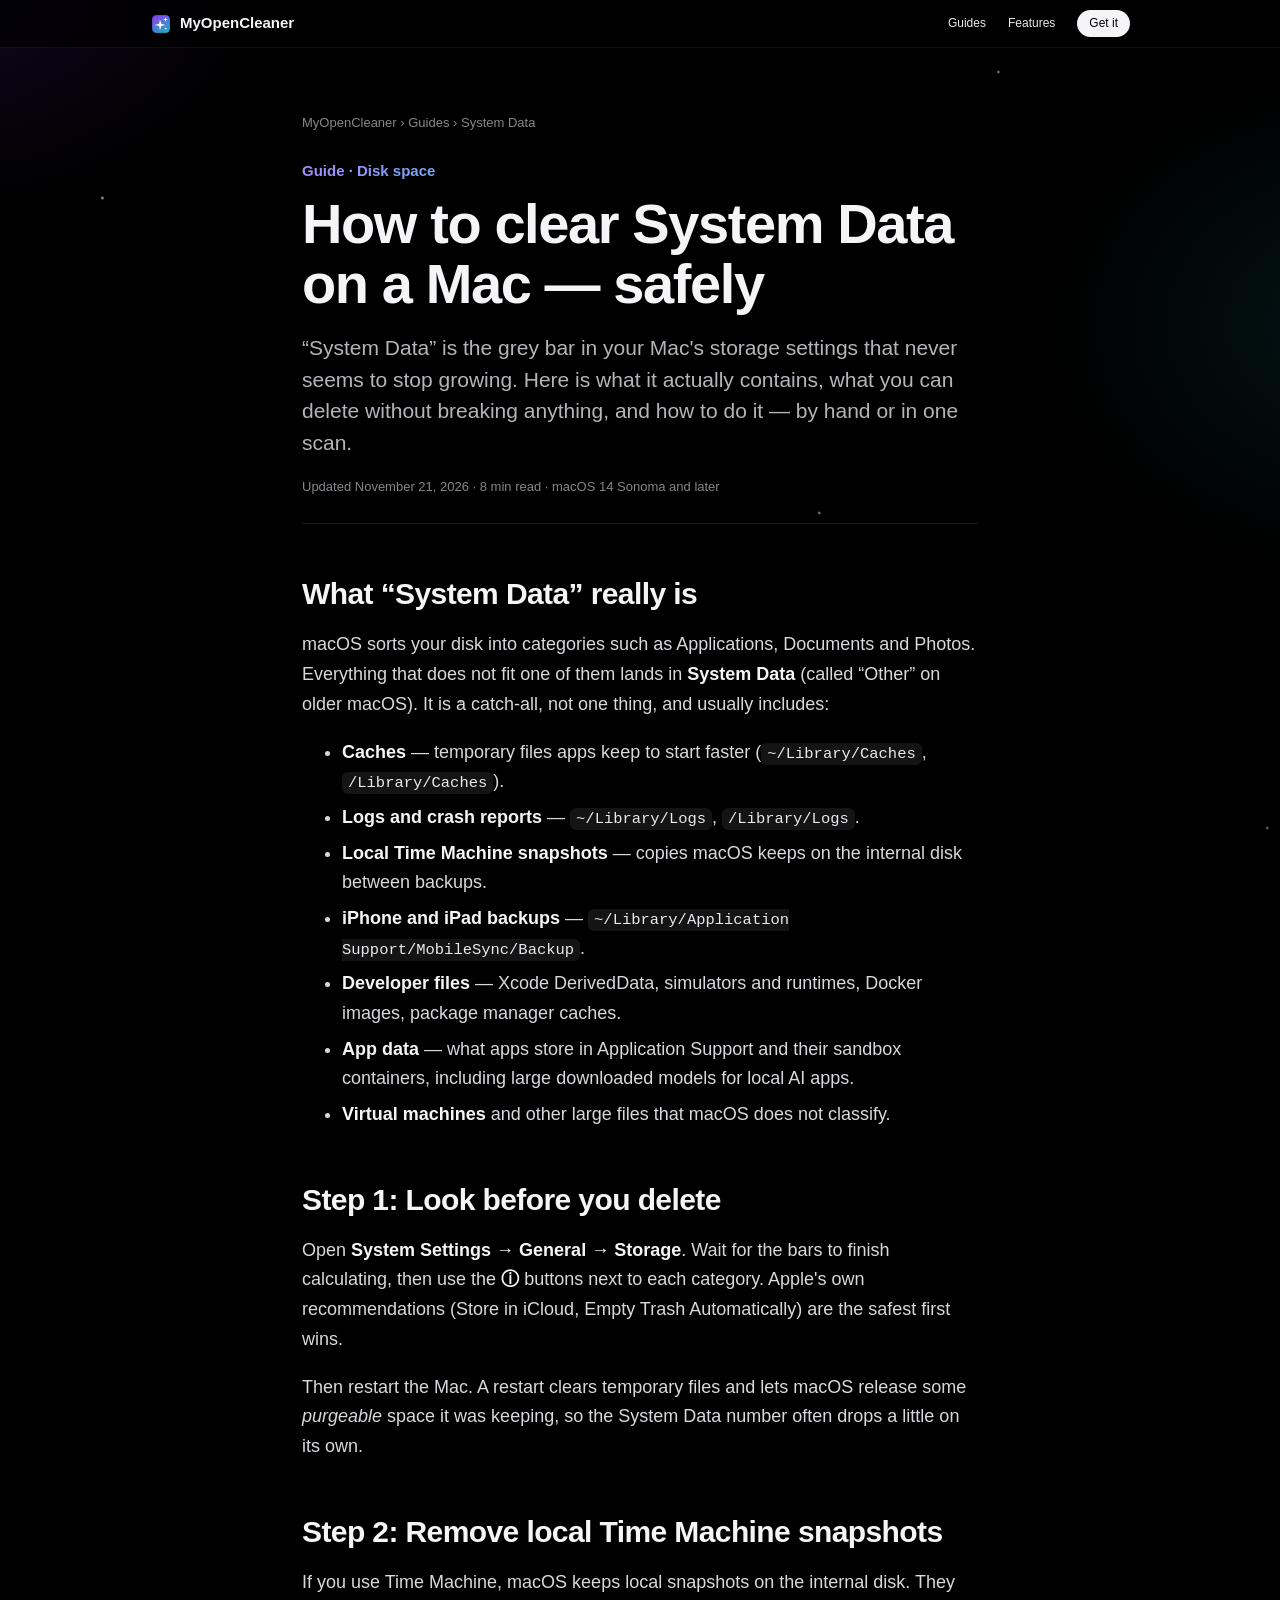
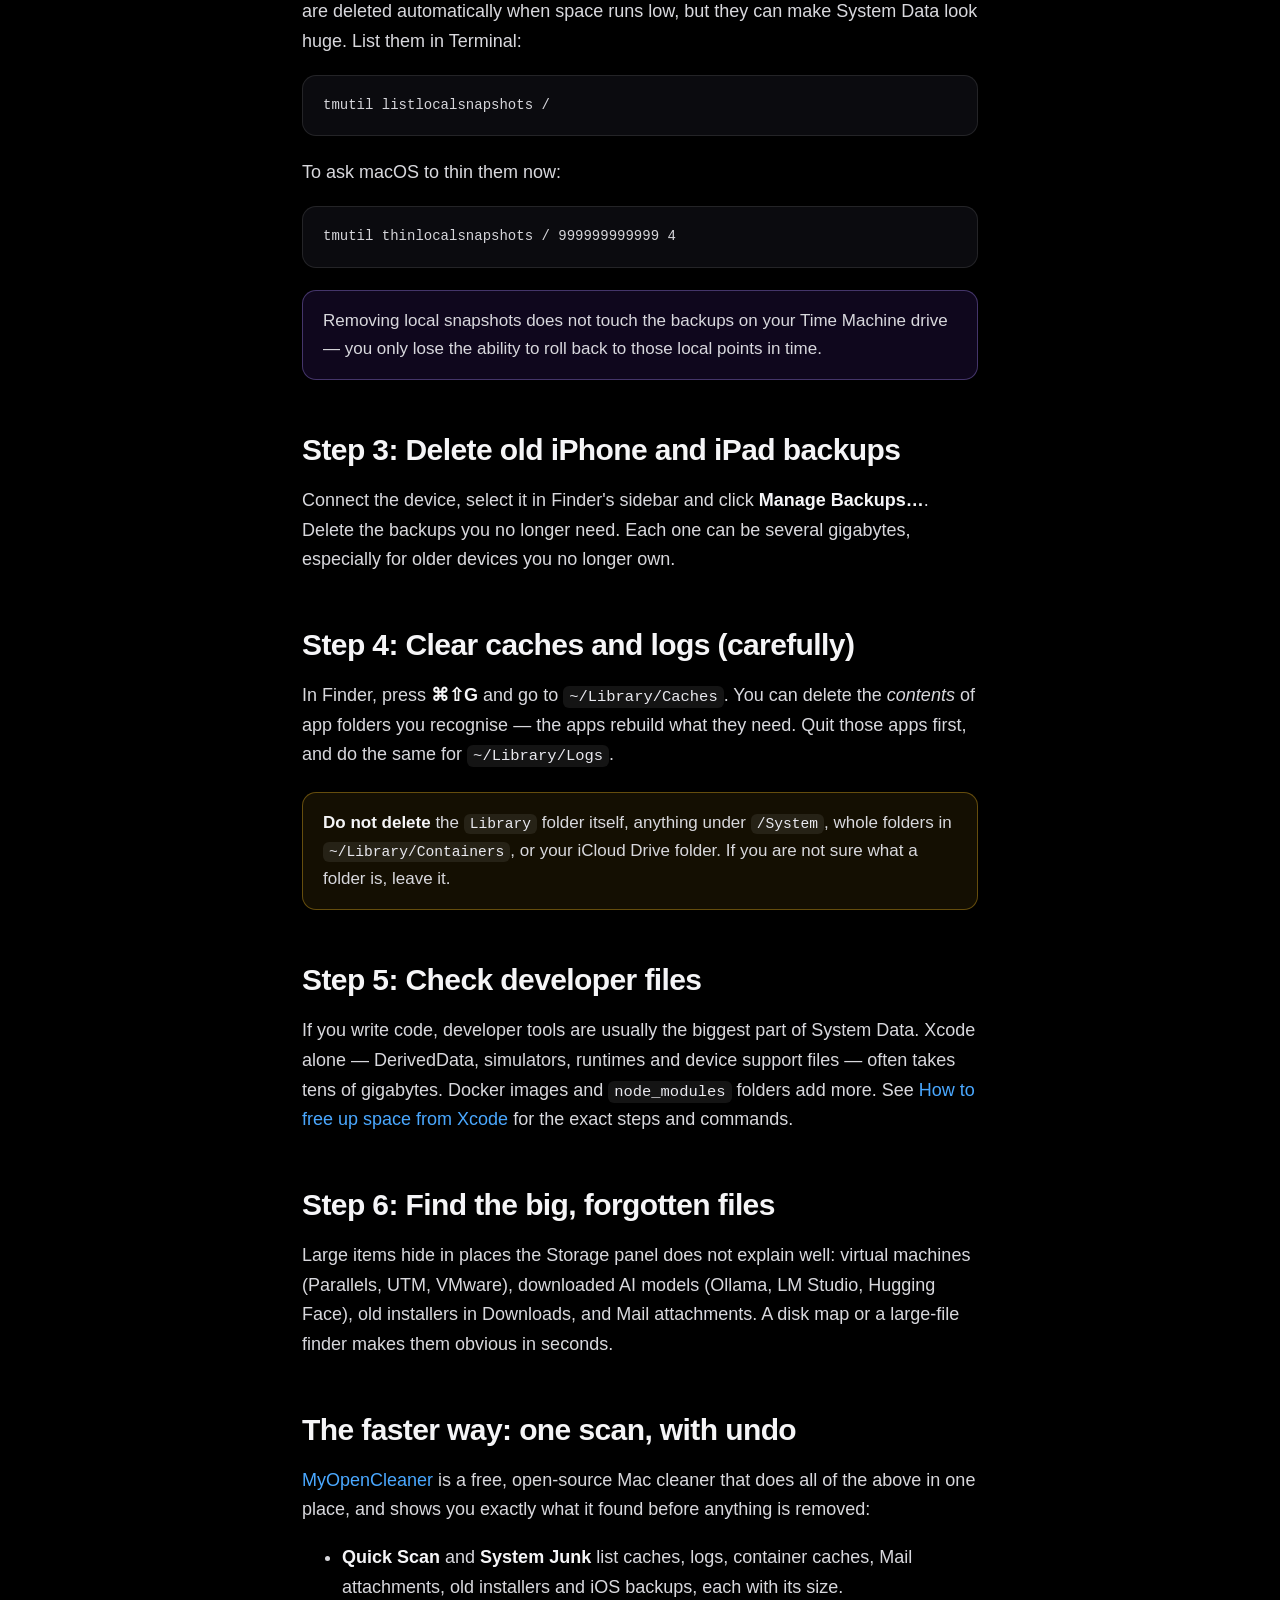
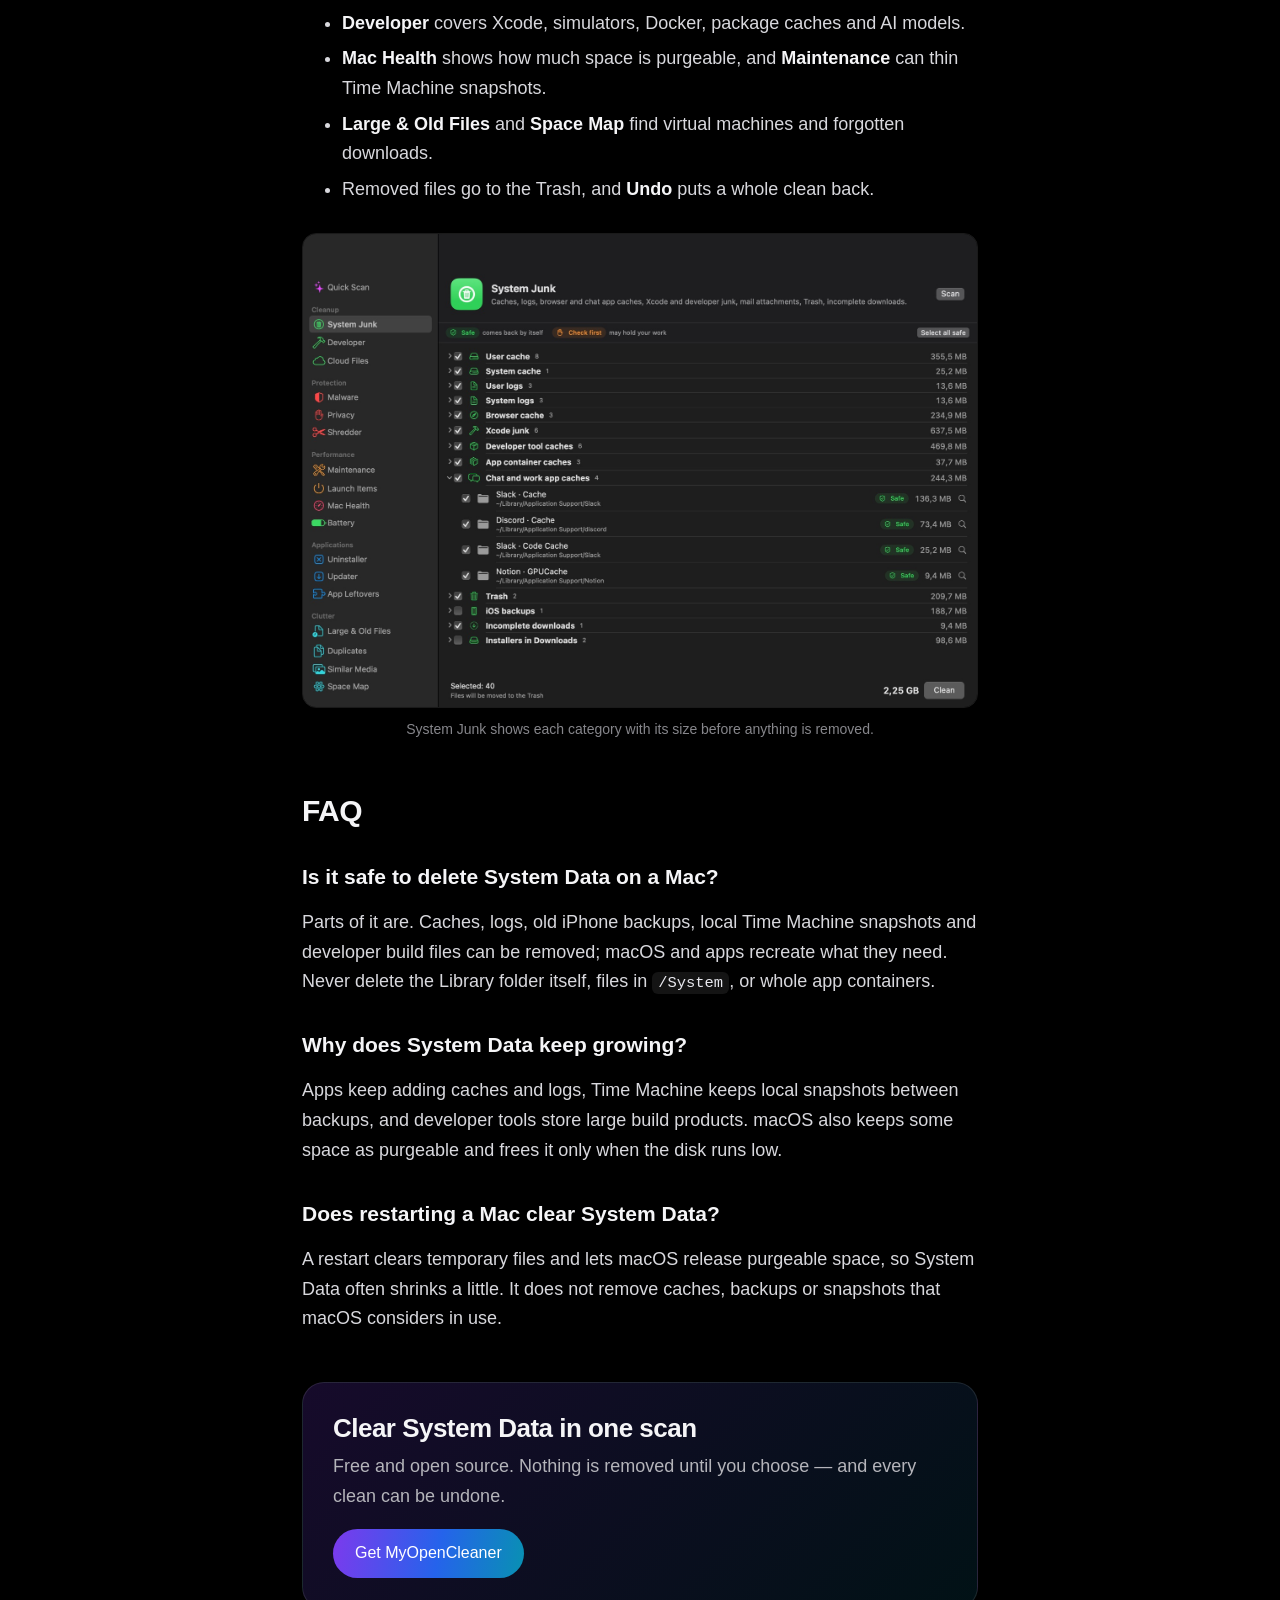
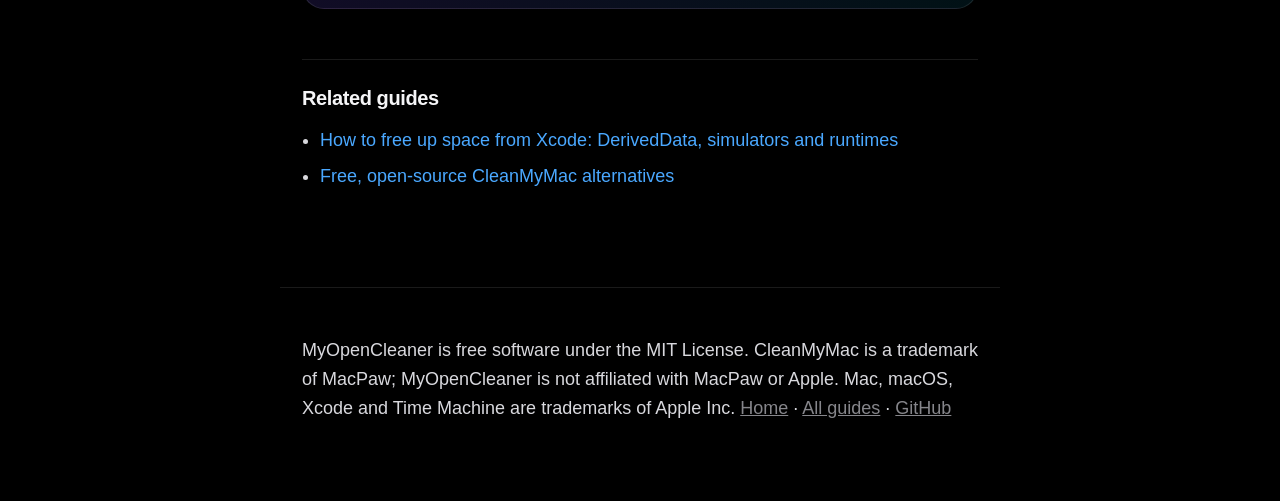
<file: docs/guides/clear-system-data-mac/index.html>
<!doctype html>
<html lang="en">
<head>
<meta charset="utf-8">
<meta name="viewport" content="width=device-width, initial-scale=1">
<title>How to Clear System Data on a Mac (Safely, 2026 Guide) — MyOpenCleaner</title>
<meta name="description" content="What “System Data” on a Mac really is, and how to clear it safely: Time Machine snapshots, caches, logs, iPhone backups, Xcode and other developer files. Step by step, with Terminal commands.">
<link rel="canonical" href="https://javacava.github.io/myopencleaner/guides/clear-system-data-mac/">
<link rel="icon" type="image/png" href="../../assets/favicon.png">
<meta name="theme-color" content="#000000">
<meta property="og:type" content="article">
<meta property="og:site_name" content="MyOpenCleaner">
<meta property="og:title" content="How to Clear System Data on a Mac (Safely)">
<meta property="og:description" content="What “System Data” really is, what is safe to delete, and how to clear it — by hand or in one scan.">
<meta property="og:url" content="https://javacava.github.io/myopencleaner/guides/clear-system-data-mac/">
<meta property="og:image" content="https://javacava.github.io/myopencleaner/assets/og.jpg">
<meta name="twitter:card" content="summary_large_image">
<link rel="stylesheet" href="../../assets/article.css">
<script type="application/ld+json">
[{
  "@context": "https://schema.org",
  "@type": "TechArticle",
  "headline": "How to Clear System Data on a Mac (Safely)",
  "description": "What System Data on a Mac is and how to clear it safely: Time Machine snapshots, caches, logs, iPhone backups and developer files.",
  "datePublished": "2026-11-21",
  "dateModified": "2026-11-21",
  "author": {"@type": "Organization", "name": "MyOpenCleaner contributors", "url": "https://github.com/javacava/myopencleaner"},
  "publisher": {"@type": "Organization", "name": "MyOpenCleaner", "logo": {"@type": "ImageObject", "url": "https://javacava.github.io/myopencleaner/assets/icon.png"}},
  "image": "https://javacava.github.io/myopencleaner/assets/og.jpg",
  "mainEntityOfPage": "https://javacava.github.io/myopencleaner/guides/clear-system-data-mac/",
  "proficiencyLevel": "Beginner"
},{
  "@context": "https://schema.org",
  "@type": "BreadcrumbList",
  "itemListElement": [
    {"@type": "ListItem", "position": 1, "name": "MyOpenCleaner", "item": "https://javacava.github.io/myopencleaner/"},
    {"@type": "ListItem", "position": 2, "name": "Guides", "item": "https://javacava.github.io/myopencleaner/guides/"},
    {"@type": "ListItem", "position": 3, "name": "Clear System Data on a Mac"}
  ]
},{
  "@context": "https://schema.org",
  "@type": "FAQPage",
  "mainEntity": [
    {"@type": "Question", "name": "Is it safe to delete System Data on a Mac?", "acceptedAnswer": {"@type": "Answer", "text": "Parts of it are. Caches, logs, old iPhone backups, local Time Machine snapshots and developer build files can be removed; macOS and apps recreate what they need. Never delete the Library folder itself, files in /System, or whole app containers."}},
    {"@type": "Question", "name": "Why does System Data keep growing?", "acceptedAnswer": {"@type": "Answer", "text": "Apps keep adding caches and logs, Time Machine keeps local snapshots between backups, and developer tools such as Xcode and Docker store large build products. macOS also keeps some space as purgeable and frees it only when the disk runs low."}},
    {"@type": "Question", "name": "Does restarting a Mac clear System Data?", "acceptedAnswer": {"@type": "Answer", "text": "A restart clears temporary files and lets macOS release purgeable space, so System Data often shrinks a little after it. It does not remove caches, backups or snapshots that macOS considers in use."}}
  ]
}]
</script>
</head>
<body>
<nav class="nav"><div class="nav-inner">
  <a class="brand" href="../../"><img src="../../assets/icon.png" alt="">MyOpenCleaner</a>
  <div class="nav-links"><a href="../">Guides</a><a href="../../#features">Features</a><a class="nav-cta" href="https://github.com/javacava/myopencleaner">Get it</a></div>
</div></nav>

<article>
  <div class="crumbs"><a href="../../">MyOpenCleaner</a> › <a href="../">Guides</a> › System Data</div>
  <p class="kicker">Guide · Disk space</p>
  <h1>How to clear System Data on a Mac — safely</h1>
  <p class="intro">“System Data” is the grey bar in your Mac's storage settings that never seems to stop growing. Here is what it actually contains, what you can delete without breaking anything, and how to do it — by hand or in one scan.</p>
  <div class="meta">Updated November 21, 2026 · 8 min read · macOS 14 Sonoma and later</div>

  <h2>What “System Data” really is</h2>
  <p>macOS sorts your disk into categories such as Applications, Documents and Photos. Everything that does not fit one of them lands in <strong>System Data</strong> (called “Other” on older macOS). It is a catch-all, not one thing, and usually includes:</p>
  <ul>
    <li><strong>Caches</strong> — temporary files apps keep to start faster (<code>~/Library/Caches</code>, <code>/Library/Caches</code>).</li>
    <li><strong>Logs and crash reports</strong> — <code>~/Library/Logs</code>, <code>/Library/Logs</code>.</li>
    <li><strong>Local Time Machine snapshots</strong> — copies macOS keeps on the internal disk between backups.</li>
    <li><strong>iPhone and iPad backups</strong> — <code>~/Library/Application Support/MobileSync/Backup</code>.</li>
    <li><strong>Developer files</strong> — Xcode DerivedData, simulators and runtimes, Docker images, package manager caches.</li>
    <li><strong>App data</strong> — what apps store in Application Support and their sandbox containers, including large downloaded models for local AI apps.</li>
    <li><strong>Virtual machines</strong> and other large files that macOS does not classify.</li>
  </ul>

  <h2>Step 1: Look before you delete</h2>
  <p>Open <strong>System Settings → General → Storage</strong>. Wait for the bars to finish calculating, then use the <strong>ⓘ</strong> buttons next to each category. Apple's own recommendations (Store in iCloud, Empty Trash Automatically) are the safest first wins.</p>
  <p>Then restart the Mac. A restart clears temporary files and lets macOS release some <em>purgeable</em> space it was keeping, so the System Data number often drops a little on its own.</p>

  <h2>Step 2: Remove local Time Machine snapshots</h2>
  <p>If you use Time Machine, macOS keeps local snapshots on the internal disk. They are deleted automatically when space runs low, but they can make System Data look huge. List them in Terminal:</p>
<pre><code>tmutil listlocalsnapshots /</code></pre>
  <p>To ask macOS to thin them now:</p>
<pre><code>tmutil thinlocalsnapshots / 999999999999 4</code></pre>
  <div class="note"><p>Removing local snapshots does not touch the backups on your Time Machine drive — you only lose the ability to roll back to those local points in time.</p></div>

  <h2>Step 3: Delete old iPhone and iPad backups</h2>
  <p>Connect the device, select it in Finder's sidebar and click <strong>Manage Backups…</strong>. Delete the backups you no longer need. Each one can be several gigabytes, especially for older devices you no longer own.</p>

  <h2>Step 4: Clear caches and logs (carefully)</h2>
  <p>In Finder, press <strong>⌘⇧G</strong> and go to <code>~/Library/Caches</code>. You can delete the <em>contents</em> of app folders you recognise — the apps rebuild what they need. Quit those apps first, and do the same for <code>~/Library/Logs</code>.</p>
  <div class="warn"><p><strong>Do not delete</strong> the <code>Library</code> folder itself, anything under <code>/System</code>, whole folders in <code>~/Library/Containers</code>, or your iCloud Drive folder. If you are not sure what a folder is, leave it.</p></div>

  <h2>Step 5: Check developer files</h2>
  <p>If you write code, developer tools are usually the biggest part of System Data. Xcode alone — DerivedData, simulators, runtimes and device support files — often takes tens of gigabytes. Docker images and <code>node_modules</code> folders add more. See <a href="../free-up-xcode-space/">How to free up space from Xcode</a> for the exact steps and commands.</p>

  <h2>Step 6: Find the big, forgotten files</h2>
  <p>Large items hide in places the Storage panel does not explain well: virtual machines (Parallels, UTM, VMware), downloaded AI models (Ollama, LM Studio, Hugging Face), old installers in Downloads, and Mail attachments. A disk map or a large-file finder makes them obvious in seconds.</p>

  <h2>The faster way: one scan, with undo</h2>
  <p><a href="../../">MyOpenCleaner</a> is a free, open-source Mac cleaner that does all of the above in one place, and shows you exactly what it found before anything is removed:</p>
  <ul>
    <li><strong>Quick Scan</strong> and <strong>System Junk</strong> list caches, logs, container caches, Mail attachments, old installers and iOS backups, each with its size.</li>
    <li><strong>Developer</strong> covers Xcode, simulators, Docker, package caches and AI models.</li>
    <li><strong>Mac Health</strong> shows how much space is purgeable, and <strong>Maintenance</strong> can thin Time Machine snapshots.</li>
    <li><strong>Large &amp; Old Files</strong> and <strong>Space Map</strong> find virtual machines and forgotten downloads.</li>
    <li>Removed files go to the Trash, and <strong>Undo</strong> puts a whole clean back.</li>
  </ul>
  <figure>
    <img loading="lazy" src="../../assets/shots/junk.jpg" width="1600" height="1123" alt="MyOpenCleaner System Junk page listing caches, logs and other categories with their sizes">
    <figcaption>System Junk shows each category with its size before anything is removed.</figcaption>
  </figure>

  <h2>FAQ</h2>
  <h3>Is it safe to delete System Data on a Mac?</h3>
  <p>Parts of it are. Caches, logs, old iPhone backups, local Time Machine snapshots and developer build files can be removed; macOS and apps recreate what they need. Never delete the Library folder itself, files in <code>/System</code>, or whole app containers.</p>
  <h3>Why does System Data keep growing?</h3>
  <p>Apps keep adding caches and logs, Time Machine keeps local snapshots between backups, and developer tools store large build products. macOS also keeps some space as purgeable and frees it only when the disk runs low.</p>
  <h3>Does restarting a Mac clear System Data?</h3>
  <p>A restart clears temporary files and lets macOS release purgeable space, so System Data often shrinks a little. It does not remove caches, backups or snapshots that macOS considers in use.</p>

  <div class="cta">
    <h2>Clear System Data in one scan</h2>
    <p>Free and open source. Nothing is removed until you choose — and every clean can be undone.</p>
    <a class="btn" href="https://github.com/javacava/myopencleaner">Get MyOpenCleaner</a>
  </div>

  <div class="related">
    <h2>Related guides</h2>
    <ul>
      <li><a href="../free-up-xcode-space/">How to free up space from Xcode: DerivedData, simulators and runtimes</a></li>
      <li><a href="../free-cleanmymac-alternatives/">Free, open-source CleanMyMac alternatives</a></li>
    </ul>
  </div>
</article>

<footer>
  <p>MyOpenCleaner is free software under the MIT License. CleanMyMac is a trademark of MacPaw; MyOpenCleaner is not affiliated with MacPaw or Apple. Mac, macOS, Xcode and Time Machine are trademarks of Apple Inc. <a href="../../">Home</a> · <a href="../">All guides</a> · <a href="https://github.com/javacava/myopencleaner">GitHub</a></p>
</footer>
</body>
</html>
</file>
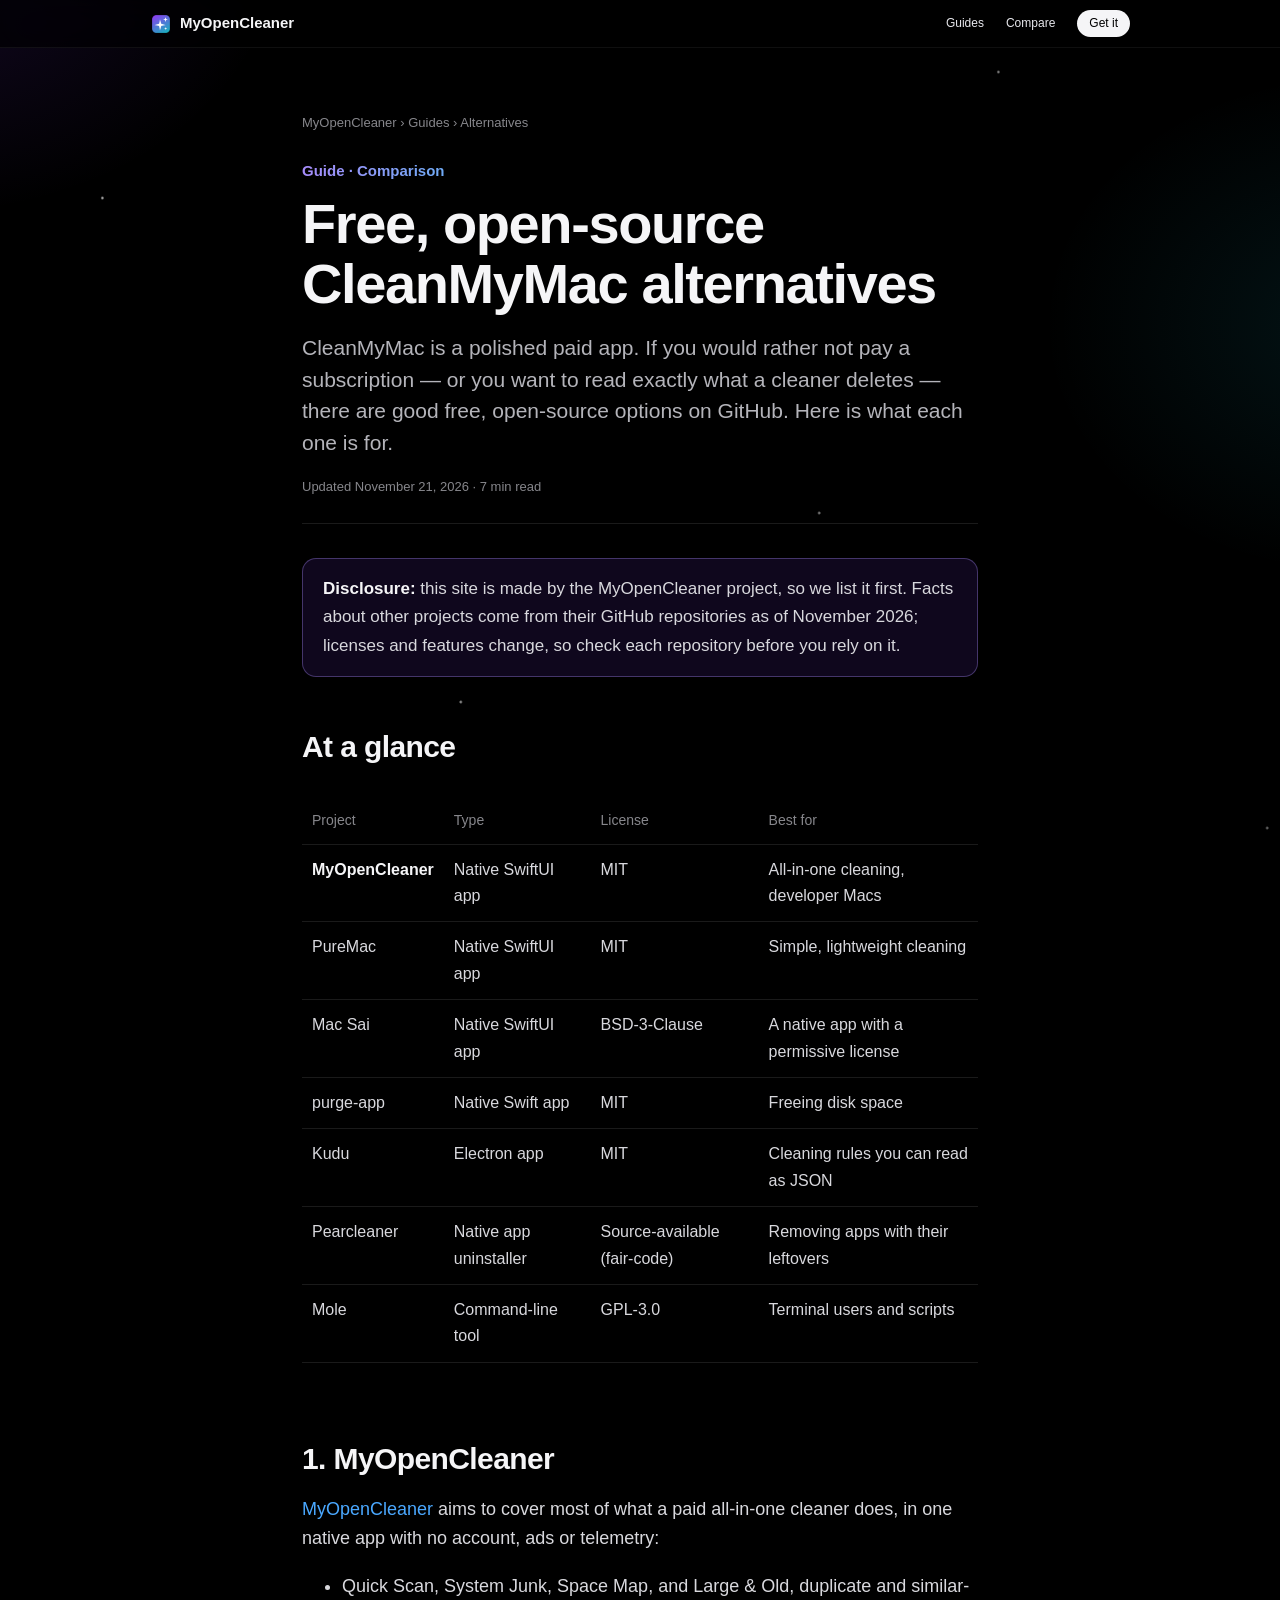
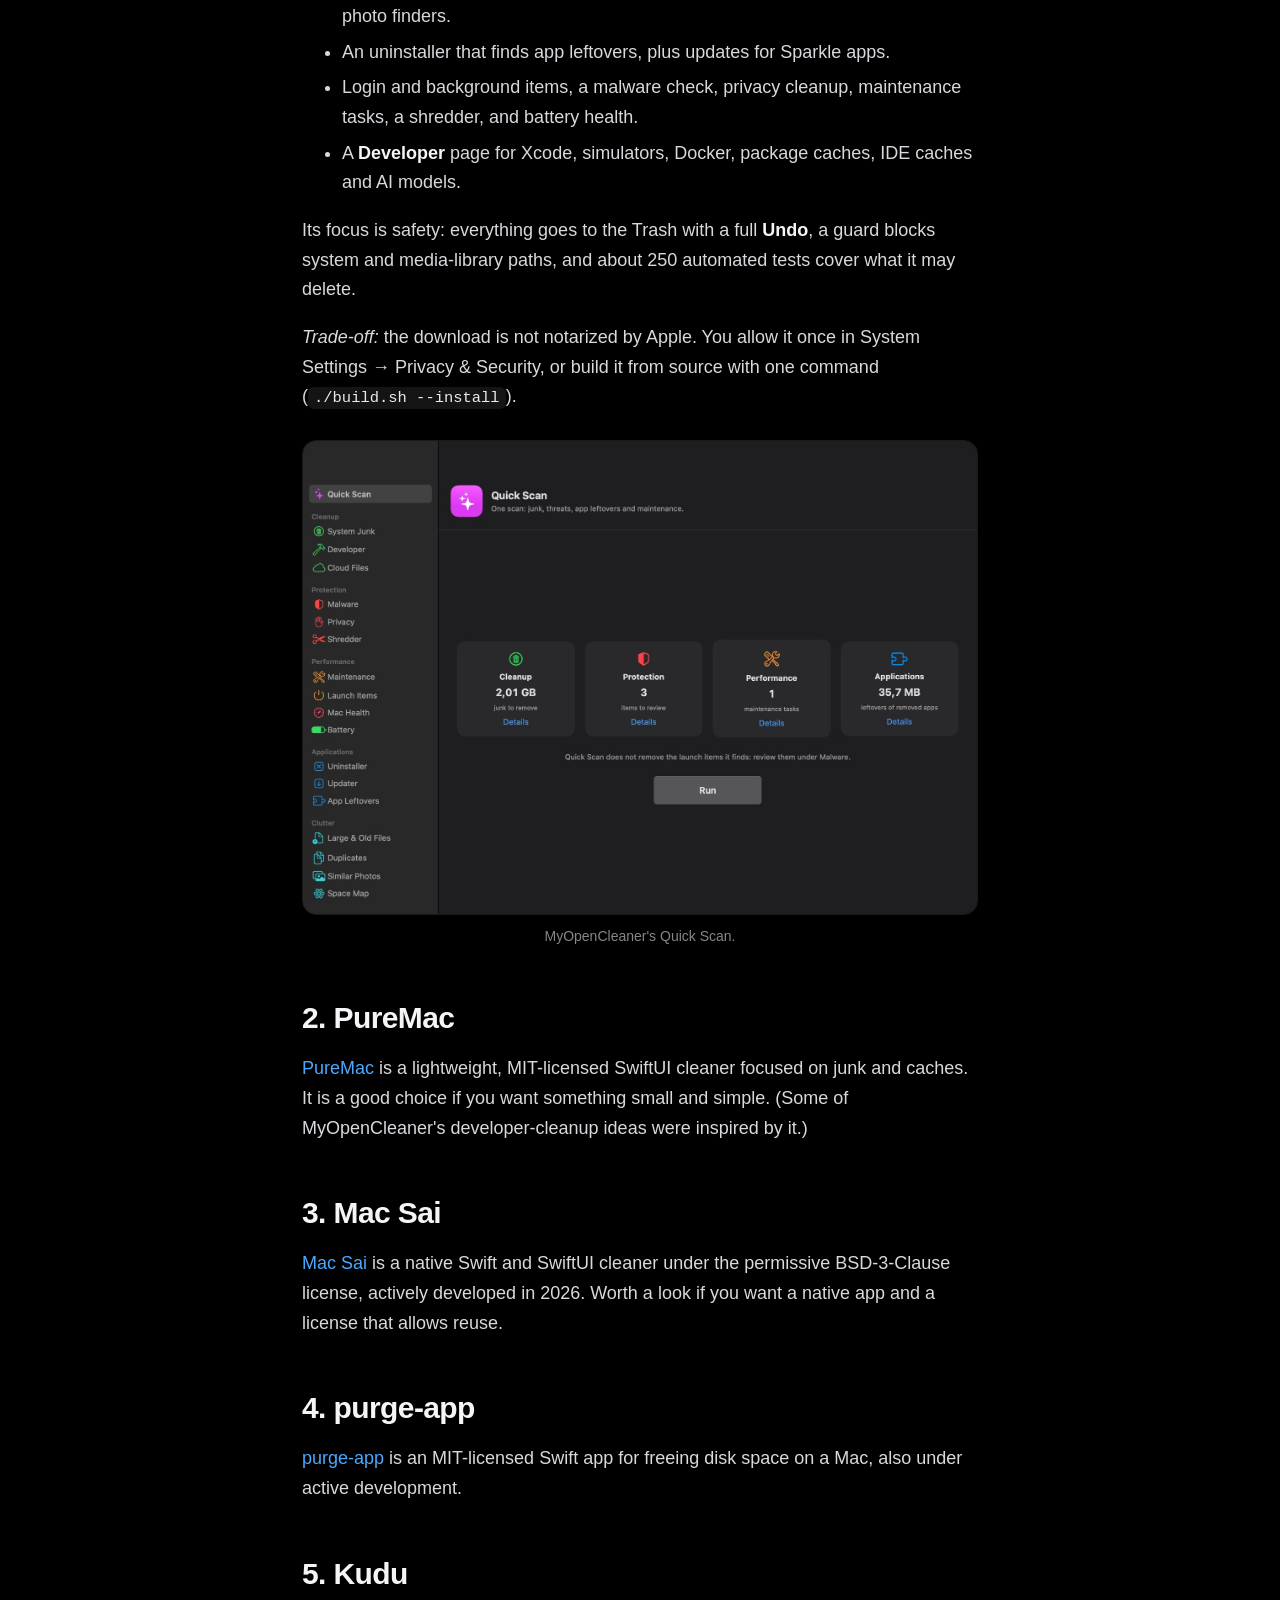
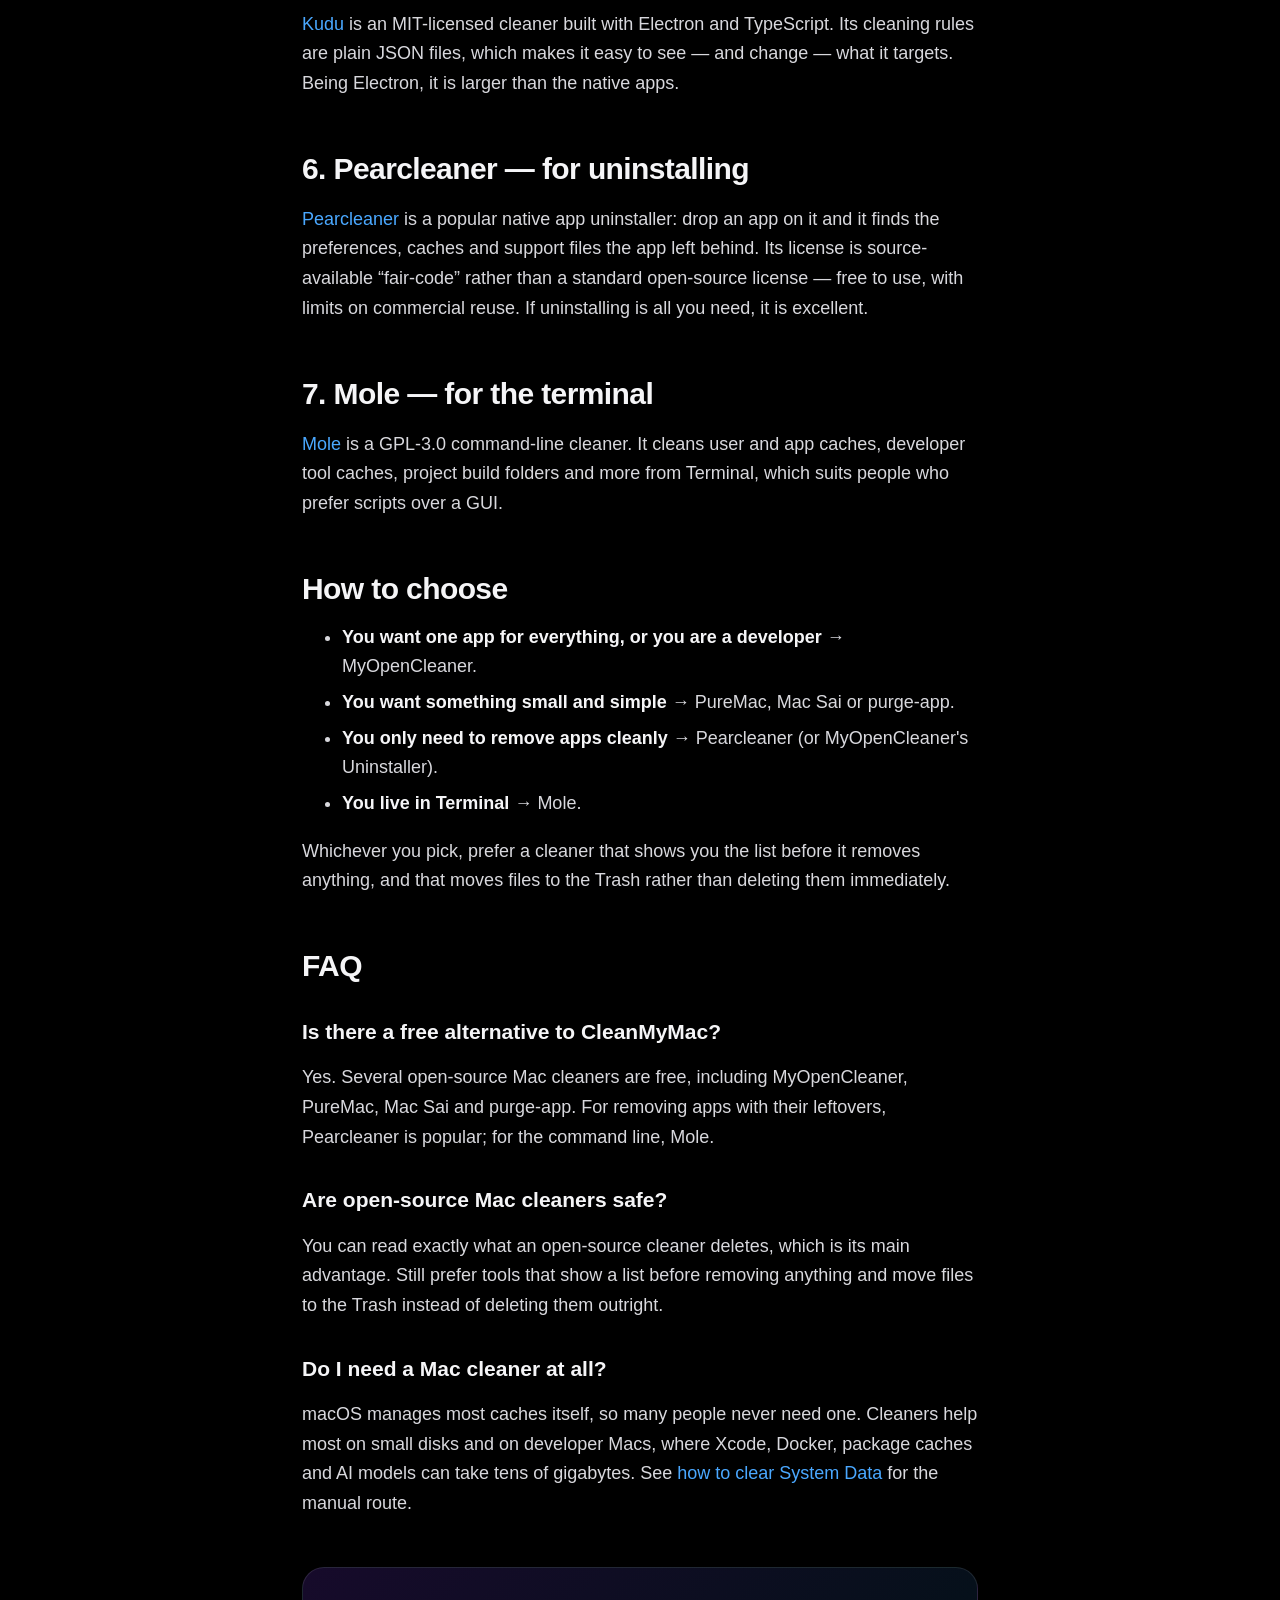
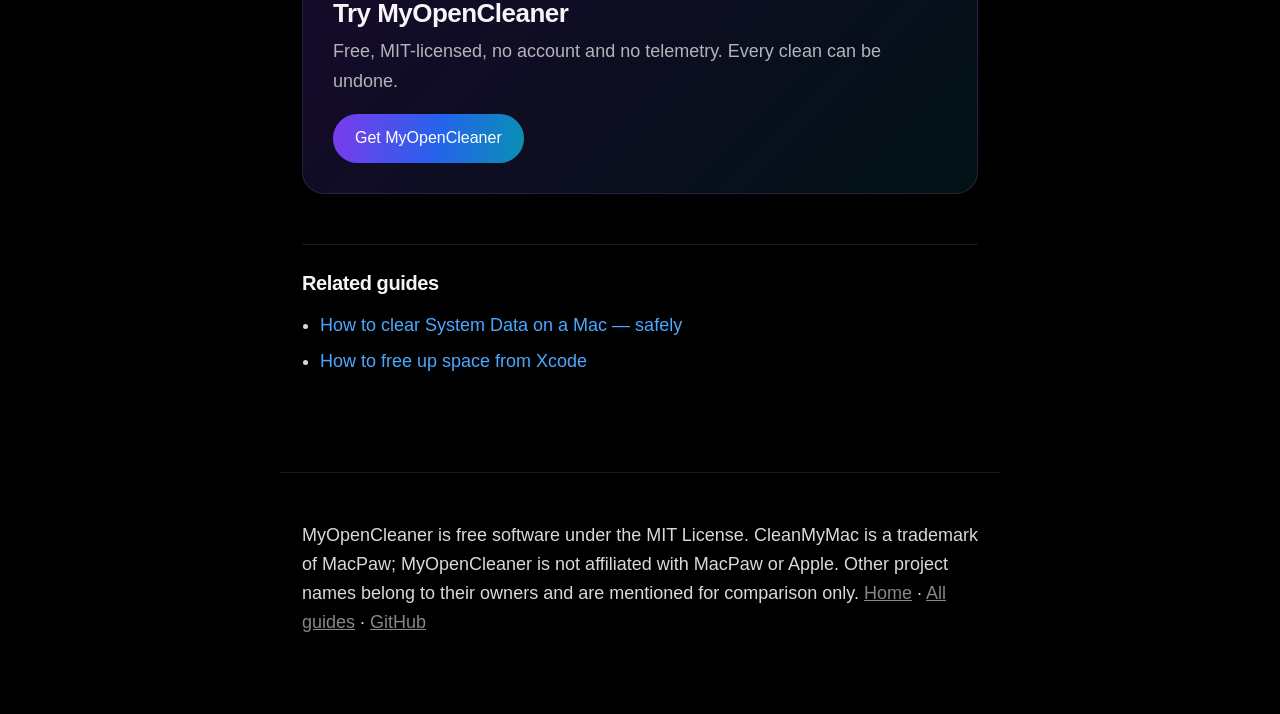
<file: docs/guides/free-cleanmymac-alternatives/index.html>
<!doctype html>
<html lang="en">
<head>
<meta charset="utf-8">
<meta name="viewport" content="width=device-width, initial-scale=1">
<title>Free, Open-Source CleanMyMac Alternatives (2026) — MyOpenCleaner</title>
<meta name="description" content="An honest look at free and open-source Mac cleaners on GitHub — MyOpenCleaner, PureMac, Mac Sai, purge-app, Kudu, Pearcleaner and Mole: what each one does, its license, and who it suits.">
<link rel="canonical" href="https://javacava.github.io/myopencleaner/guides/free-cleanmymac-alternatives/">
<link rel="icon" type="image/png" href="../../assets/favicon.png">
<meta name="theme-color" content="#000000">
<meta property="og:type" content="article">
<meta property="og:site_name" content="MyOpenCleaner">
<meta property="og:title" content="Free, Open-Source CleanMyMac Alternatives (2026)">
<meta property="og:description" content="Free and open-source Mac cleaners on GitHub compared: features, licenses and who each one suits.">
<meta property="og:url" content="https://javacava.github.io/myopencleaner/guides/free-cleanmymac-alternatives/">
<meta property="og:image" content="https://javacava.github.io/myopencleaner/assets/og.jpg">
<meta name="twitter:card" content="summary_large_image">
<link rel="stylesheet" href="../../assets/article.css">
<script type="application/ld+json">
[{
  "@context": "https://schema.org",
  "@type": "Article",
  "headline": "Free, Open-Source CleanMyMac Alternatives (2026)",
  "description": "Free and open-source Mac cleaners on GitHub compared: what each one does, its license and who it suits.",
  "datePublished": "2026-11-21",
  "dateModified": "2026-11-21",
  "author": {"@type": "Organization", "name": "MyOpenCleaner contributors", "url": "https://github.com/javacava/myopencleaner"},
  "publisher": {"@type": "Organization", "name": "MyOpenCleaner", "logo": {"@type": "ImageObject", "url": "https://javacava.github.io/myopencleaner/assets/icon.png"}},
  "image": "https://javacava.github.io/myopencleaner/assets/og.jpg",
  "mainEntityOfPage": "https://javacava.github.io/myopencleaner/guides/free-cleanmymac-alternatives/"
},{
  "@context": "https://schema.org",
  "@type": "BreadcrumbList",
  "itemListElement": [
    {"@type": "ListItem", "position": 1, "name": "MyOpenCleaner", "item": "https://javacava.github.io/myopencleaner/"},
    {"@type": "ListItem", "position": 2, "name": "Guides", "item": "https://javacava.github.io/myopencleaner/guides/"},
    {"@type": "ListItem", "position": 3, "name": "Free CleanMyMac alternatives"}
  ]
},{
  "@context": "https://schema.org",
  "@type": "ItemList",
  "name": "Free, open-source Mac cleaners",
  "itemListElement": [
    {"@type": "ListItem", "position": 1, "name": "MyOpenCleaner", "url": "https://github.com/javacava/myopencleaner"},
    {"@type": "ListItem", "position": 2, "name": "PureMac", "url": "https://github.com/momenbasel/PureMac"},
    {"@type": "ListItem", "position": 3, "name": "Mac Sai", "url": "https://github.com/iliyami/MacSai"},
    {"@type": "ListItem", "position": 4, "name": "purge-app", "url": "https://github.com/jithin-sabu/purge-app"},
    {"@type": "ListItem", "position": 5, "name": "Kudu", "url": "https://github.com/AdventDevInc/kudu"},
    {"@type": "ListItem", "position": 6, "name": "Pearcleaner", "url": "https://github.com/alienator88/Pearcleaner"},
    {"@type": "ListItem", "position": 7, "name": "Mole", "url": "https://github.com/tw93/Mole"}
  ]
},{
  "@context": "https://schema.org",
  "@type": "FAQPage",
  "mainEntity": [
    {"@type": "Question", "name": "Is there a free alternative to CleanMyMac?", "acceptedAnswer": {"@type": "Answer", "text": "Yes. Several open-source Mac cleaners are free, including MyOpenCleaner, PureMac, Mac Sai and purge-app. For removing apps with their leftovers, Pearcleaner is popular; for the command line, Mole."}},
    {"@type": "Question", "name": "Are open-source Mac cleaners safe?", "acceptedAnswer": {"@type": "Answer", "text": "You can read exactly what an open-source cleaner deletes, which is its main advantage. Still prefer tools that show a list before removing anything and move files to the Trash instead of deleting them outright."}},
    {"@type": "Question", "name": "Do I need a Mac cleaner at all?", "acceptedAnswer": {"@type": "Answer", "text": "macOS manages most caches itself, so many people never need one. Cleaners help most on small disks and on developer Macs, where Xcode, Docker, package caches and AI models can take tens of gigabytes."}}
  ]
}]
</script>
</head>
<body>
<nav class="nav"><div class="nav-inner">
  <a class="brand" href="../../"><img src="../../assets/icon.png" alt="">MyOpenCleaner</a>
  <div class="nav-links"><a href="../">Guides</a><a href="../../#compare">Compare</a><a class="nav-cta" href="https://github.com/javacava/myopencleaner">Get it</a></div>
</div></nav>

<article>
  <div class="crumbs"><a href="../../">MyOpenCleaner</a> › <a href="../">Guides</a> › Alternatives</div>
  <p class="kicker">Guide · Comparison</p>
  <h1>Free, open-source CleanMyMac alternatives</h1>
  <p class="intro">CleanMyMac is a polished paid app. If you would rather not pay a subscription — or you want to read exactly what a cleaner deletes — there are good free, open-source options on GitHub. Here is what each one is for.</p>
  <div class="meta">Updated November 21, 2026 · 7 min read</div>

  <div class="note"><p><strong>Disclosure:</strong> this site is made by the MyOpenCleaner project, so we list it first. Facts about other projects come from their GitHub repositories as of November 2026; licenses and features change, so check each repository before you rely on it.</p></div>

  <h2>At a glance</h2>
  <div class="table-wrap"><table>
    <thead><tr><th>Project</th><th>Type</th><th>License</th><th>Best for</th></tr></thead>
    <tbody>
      <tr><td><strong>MyOpenCleaner</strong></td><td>Native SwiftUI app</td><td>MIT</td><td>All-in-one cleaning, developer Macs</td></tr>
      <tr><td>PureMac</td><td>Native SwiftUI app</td><td>MIT</td><td>Simple, lightweight cleaning</td></tr>
      <tr><td>Mac Sai</td><td>Native SwiftUI app</td><td>BSD-3-Clause</td><td>A native app with a permissive license</td></tr>
      <tr><td>purge-app</td><td>Native Swift app</td><td>MIT</td><td>Freeing disk space</td></tr>
      <tr><td>Kudu</td><td>Electron app</td><td>MIT</td><td>Cleaning rules you can read as JSON</td></tr>
      <tr><td>Pearcleaner</td><td>Native app uninstaller</td><td>Source-available (fair-code)</td><td>Removing apps with their leftovers</td></tr>
      <tr><td>Mole</td><td>Command-line tool</td><td>GPL-3.0</td><td>Terminal users and scripts</td></tr>
    </tbody>
  </table></div>

  <h2>1. MyOpenCleaner</h2>
  <p><a href="../../">MyOpenCleaner</a> aims to cover most of what a paid all-in-one cleaner does, in one native app with no account, ads or telemetry:</p>
  <ul>
    <li>Quick Scan, System Junk, Space Map, and Large &amp; Old, duplicate and similar-photo finders.</li>
    <li>An uninstaller that finds app leftovers, plus updates for Sparkle apps.</li>
    <li>Login and background items, a malware check, privacy cleanup, maintenance tasks, a shredder, and battery health.</li>
    <li>A <strong>Developer</strong> page for Xcode, simulators, Docker, package caches, IDE caches and AI models.</li>
  </ul>
  <p>Its focus is safety: everything goes to the Trash with a full <strong>Undo</strong>, a guard blocks system and media-library paths, and about 250 automated tests cover what it may delete.</p>
  <p><em>Trade-off:</em> the download is not notarized by Apple. You allow it once in System Settings → Privacy &amp; Security, or build it from source with one command (<code>./build.sh --install</code>).</p>
  <figure>
    <img loading="lazy" src="../../assets/shots/quick-scan.jpg" width="1600" height="1123" alt="MyOpenCleaner Quick Scan results with junk, developer files and safety checks">
    <figcaption>MyOpenCleaner's Quick Scan.</figcaption>
  </figure>

  <h2>2. PureMac</h2>
  <p><a href="https://github.com/momenbasel/PureMac">PureMac</a> is a lightweight, MIT-licensed SwiftUI cleaner focused on junk and caches. It is a good choice if you want something small and simple. (Some of MyOpenCleaner's developer-cleanup ideas were inspired by it.)</p>

  <h2>3. Mac Sai</h2>
  <p><a href="https://github.com/iliyami/MacSai">Mac Sai</a> is a native Swift and SwiftUI cleaner under the permissive BSD-3-Clause license, actively developed in 2026. Worth a look if you want a native app and a license that allows reuse.</p>

  <h2>4. purge-app</h2>
  <p><a href="https://github.com/jithin-sabu/purge-app">purge-app</a> is an MIT-licensed Swift app for freeing disk space on a Mac, also under active development.</p>

  <h2>5. Kudu</h2>
  <p><a href="https://github.com/AdventDevInc/kudu">Kudu</a> is an MIT-licensed cleaner built with Electron and TypeScript. Its cleaning rules are plain JSON files, which makes it easy to see — and change — what it targets. Being Electron, it is larger than the native apps.</p>

  <h2>6. Pearcleaner — for uninstalling</h2>
  <p><a href="https://github.com/alienator88/Pearcleaner">Pearcleaner</a> is a popular native app uninstaller: drop an app on it and it finds the preferences, caches and support files the app left behind. Its license is source-available “fair-code” rather than a standard open-source license — free to use, with limits on commercial reuse. If uninstalling is all you need, it is excellent.</p>

  <h2>7. Mole — for the terminal</h2>
  <p><a href="https://github.com/tw93/Mole">Mole</a> is a GPL-3.0 command-line cleaner. It cleans user and app caches, developer tool caches, project build folders and more from Terminal, which suits people who prefer scripts over a GUI.</p>

  <h2>How to choose</h2>
  <ul>
    <li><strong>You want one app for everything, or you are a developer</strong> → MyOpenCleaner.</li>
    <li><strong>You want something small and simple</strong> → PureMac, Mac Sai or purge-app.</li>
    <li><strong>You only need to remove apps cleanly</strong> → Pearcleaner (or MyOpenCleaner's Uninstaller).</li>
    <li><strong>You live in Terminal</strong> → Mole.</li>
  </ul>
  <p>Whichever you pick, prefer a cleaner that shows you the list before it removes anything, and that moves files to the Trash rather than deleting them immediately.</p>

  <h2>FAQ</h2>
  <h3>Is there a free alternative to CleanMyMac?</h3>
  <p>Yes. Several open-source Mac cleaners are free, including MyOpenCleaner, PureMac, Mac Sai and purge-app. For removing apps with their leftovers, Pearcleaner is popular; for the command line, Mole.</p>
  <h3>Are open-source Mac cleaners safe?</h3>
  <p>You can read exactly what an open-source cleaner deletes, which is its main advantage. Still prefer tools that show a list before removing anything and move files to the Trash instead of deleting them outright.</p>
  <h3>Do I need a Mac cleaner at all?</h3>
  <p>macOS manages most caches itself, so many people never need one. Cleaners help most on small disks and on developer Macs, where Xcode, Docker, package caches and AI models can take tens of gigabytes. See <a href="../clear-system-data-mac/">how to clear System Data</a> for the manual route.</p>

  <div class="cta">
    <h2>Try MyOpenCleaner</h2>
    <p>Free, MIT-licensed, no account and no telemetry. Every clean can be undone.</p>
    <a class="btn" href="https://github.com/javacava/myopencleaner">Get MyOpenCleaner</a>
  </div>

  <div class="related">
    <h2>Related guides</h2>
    <ul>
      <li><a href="../clear-system-data-mac/">How to clear System Data on a Mac — safely</a></li>
      <li><a href="../free-up-xcode-space/">How to free up space from Xcode</a></li>
    </ul>
  </div>
</article>

<footer>
  <p>MyOpenCleaner is free software under the MIT License. CleanMyMac is a trademark of MacPaw; MyOpenCleaner is not affiliated with MacPaw or Apple. Other project names belong to their owners and are mentioned for comparison only. <a href="../../">Home</a> · <a href="../">All guides</a> · <a href="https://github.com/javacava/myopencleaner">GitHub</a></p>
</footer>
</body>
</html>
</file>
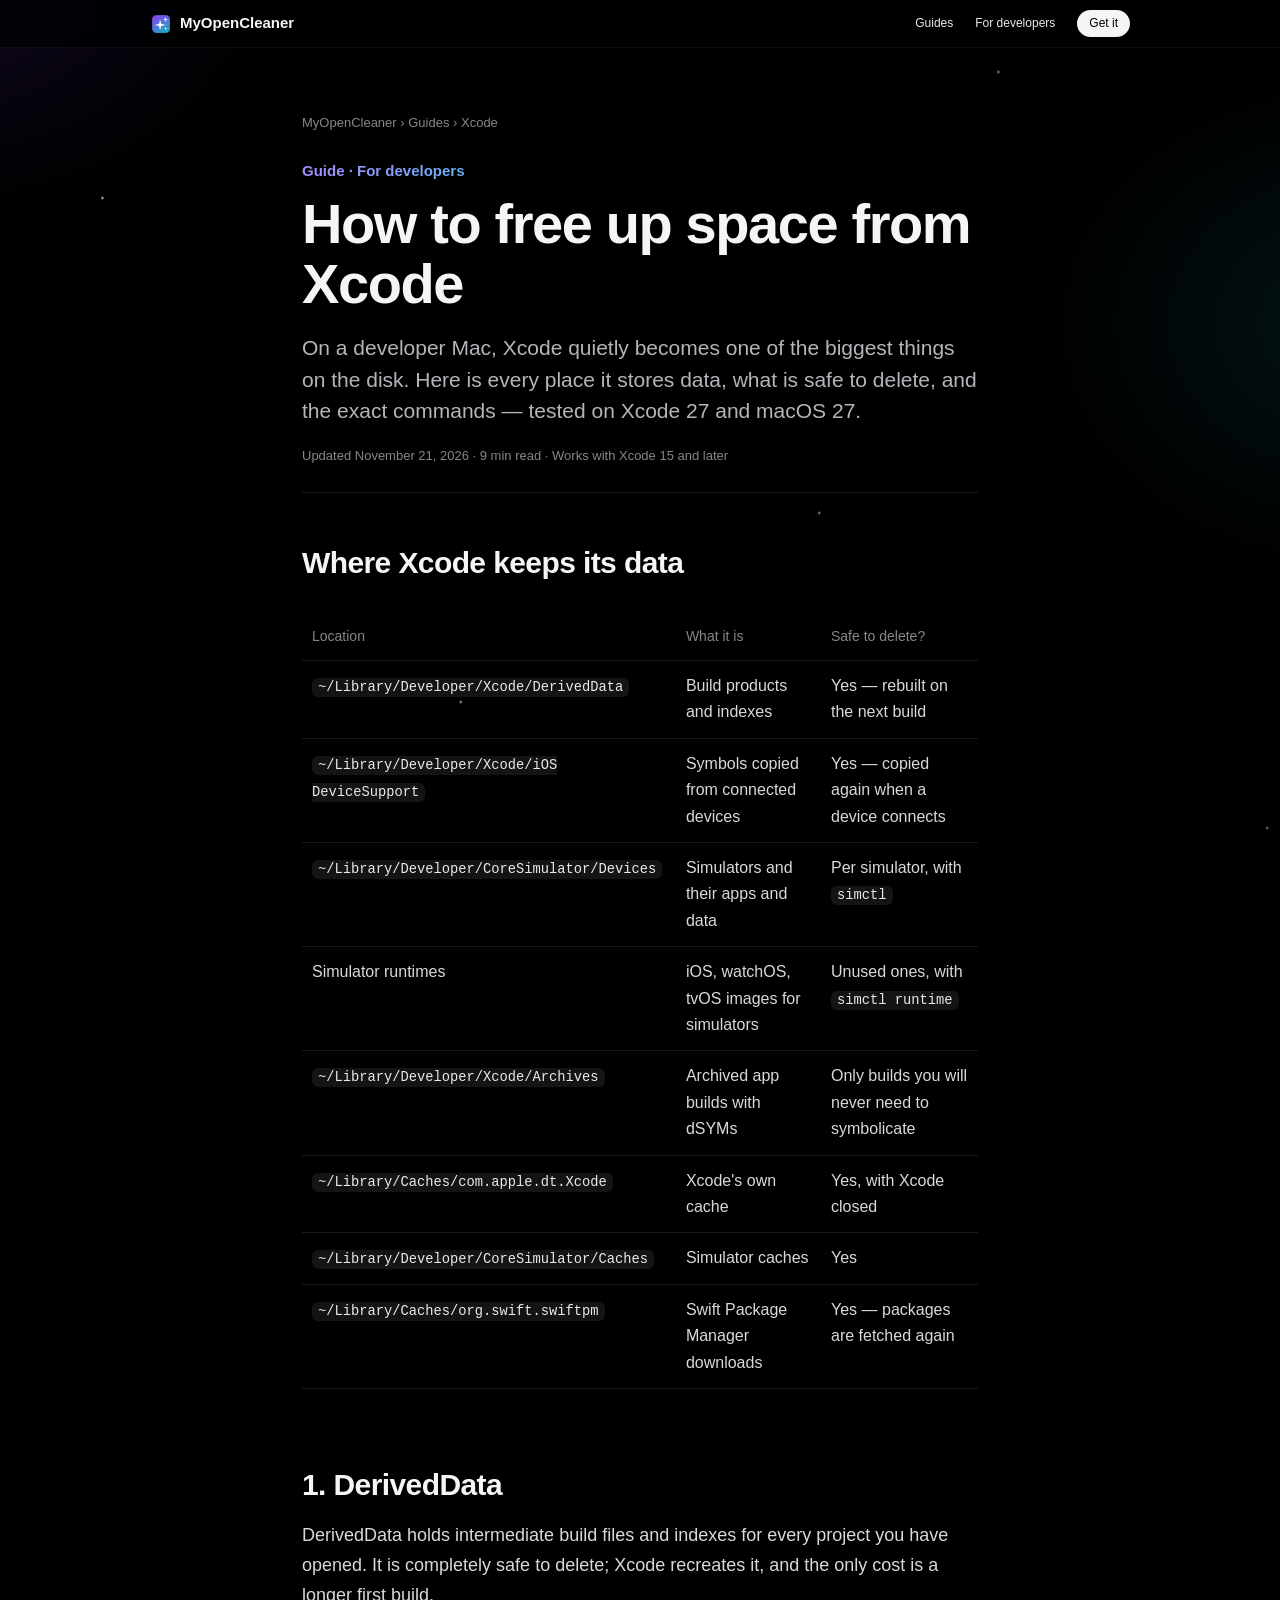
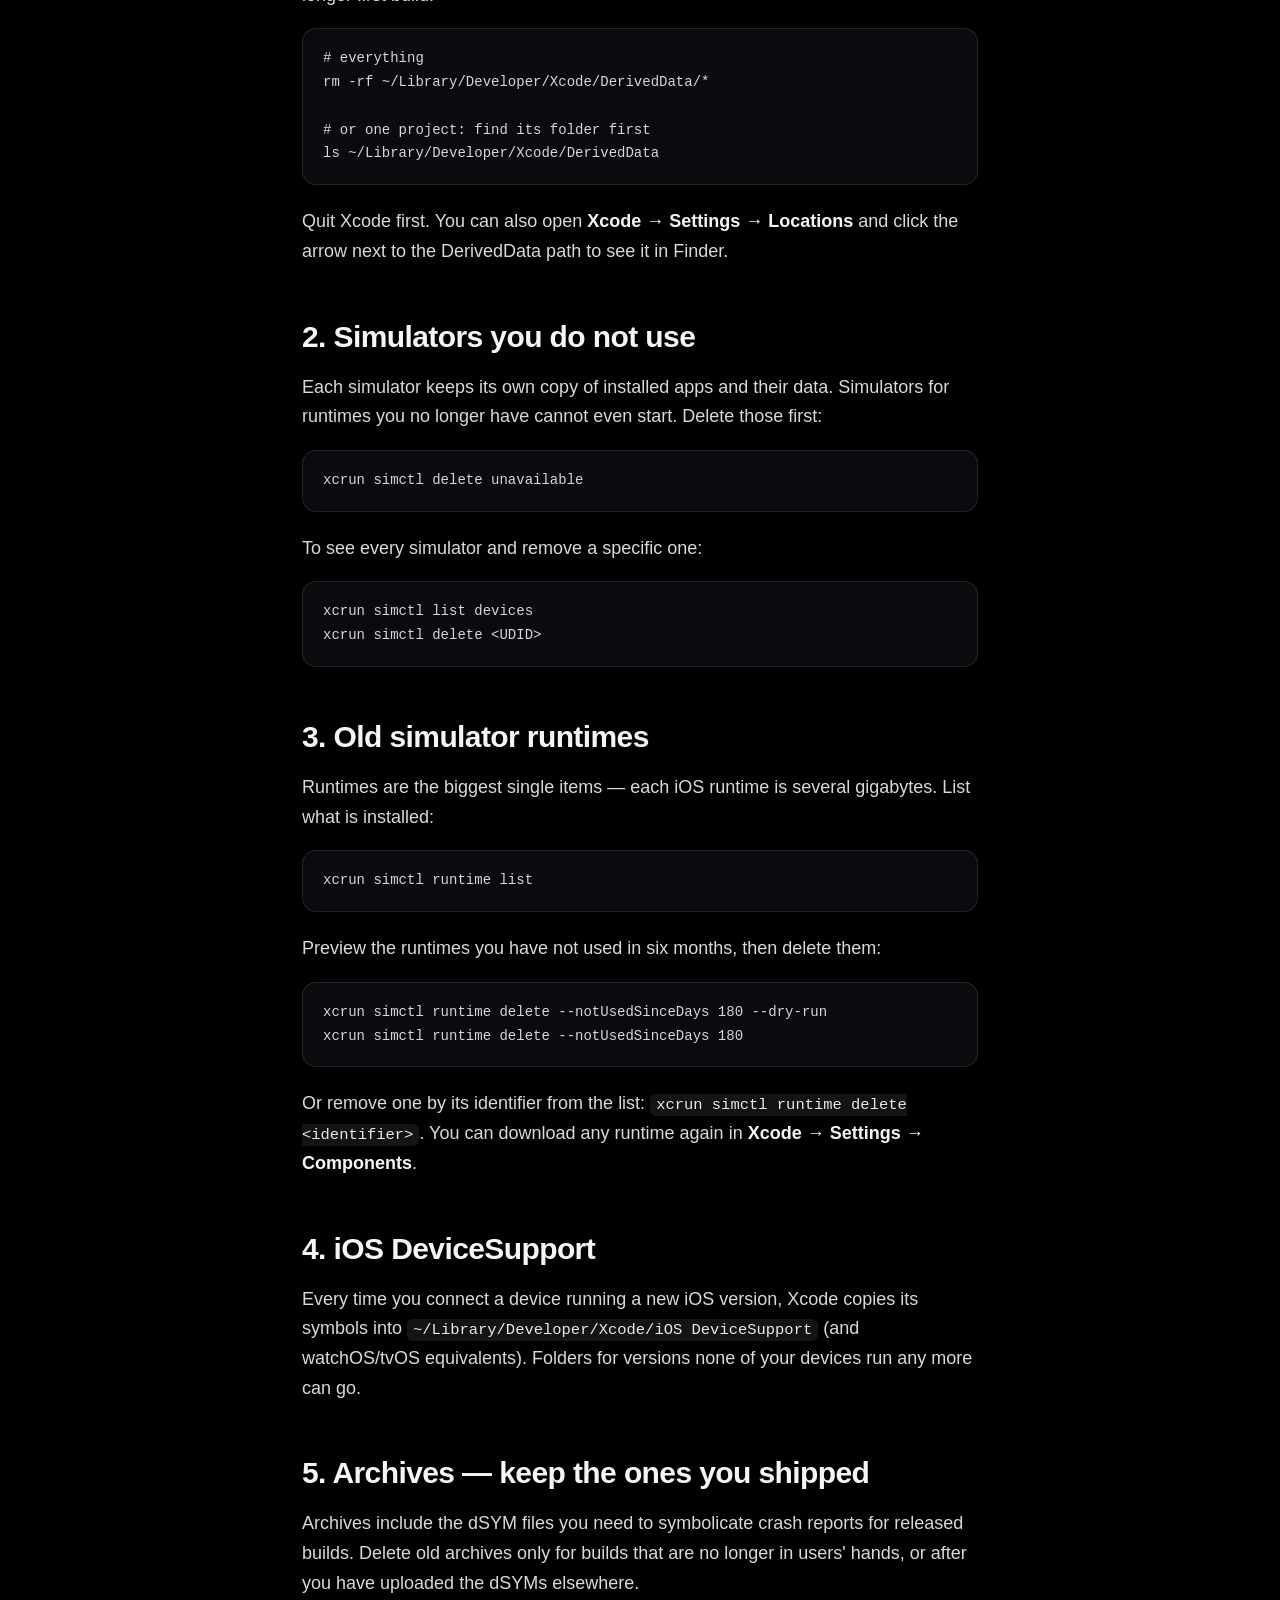
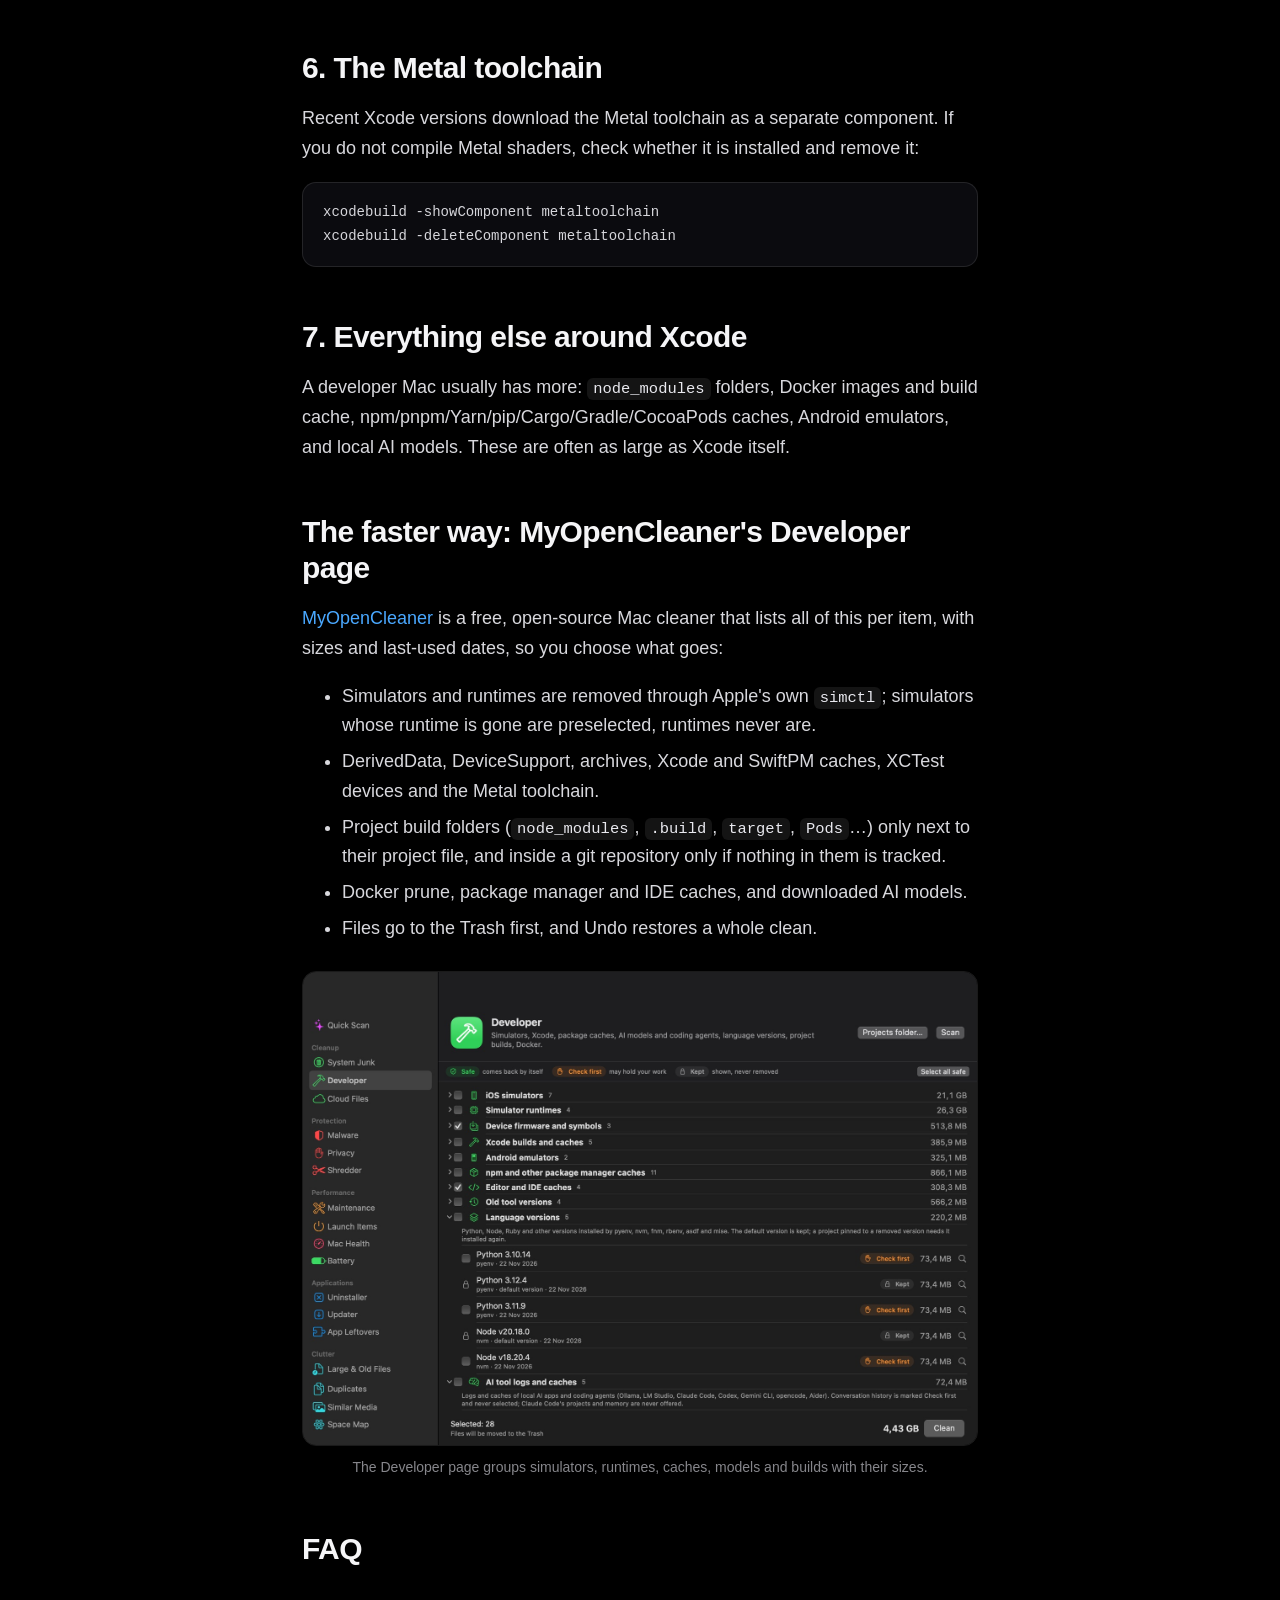
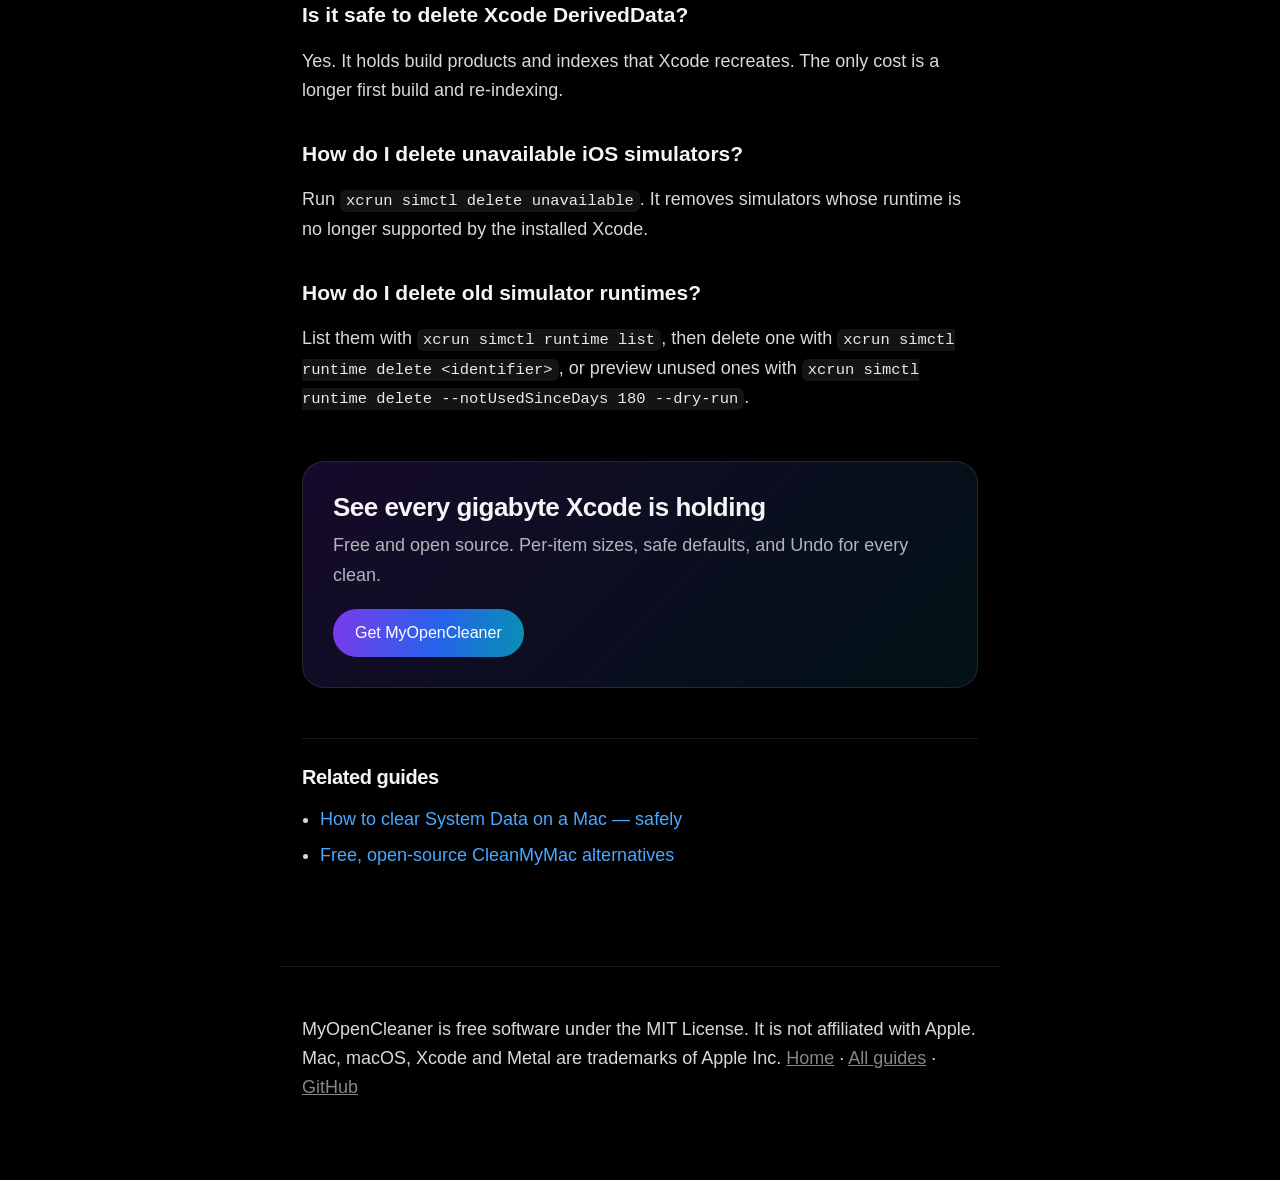
<file: docs/guides/free-up-xcode-space/index.html>
<!doctype html>
<html lang="en">
<head>
<meta charset="utf-8">
<meta name="viewport" content="width=device-width, initial-scale=1">
<title>How to Free Up Space from Xcode: DerivedData, Simulators, Runtimes — MyOpenCleaner</title>
<meta name="description" content="Xcode can take 50+ GB. What is safe to delete — DerivedData, unavailable simulators, old runtimes, iOS DeviceSupport, caches, the Metal toolchain — with the exact simctl and xcodebuild commands.">
<link rel="canonical" href="https://javacava.github.io/myopencleaner/guides/free-up-xcode-space/">
<link rel="icon" type="image/png" href="../../assets/favicon.png">
<meta name="theme-color" content="#000000">
<meta property="og:type" content="article">
<meta property="og:site_name" content="MyOpenCleaner">
<meta property="og:title" content="How to Free Up Space from Xcode">
<meta property="og:description" content="DerivedData, simulators, runtimes, device support and caches — what is safe to delete, with the exact commands.">
<meta property="og:url" content="https://javacava.github.io/myopencleaner/guides/free-up-xcode-space/">
<meta property="og:image" content="https://javacava.github.io/myopencleaner/assets/og.jpg">
<meta name="twitter:card" content="summary_large_image">
<link rel="stylesheet" href="../../assets/article.css">
<script type="application/ld+json">
[{
  "@context": "https://schema.org",
  "@type": "TechArticle",
  "headline": "How to Free Up Space from Xcode: DerivedData, Simulators and Runtimes",
  "description": "What is safe to delete from Xcode and how: DerivedData, unavailable simulators, simulator runtimes, iOS DeviceSupport, caches and the Metal toolchain.",
  "datePublished": "2026-11-21",
  "dateModified": "2026-11-21",
  "author": {"@type": "Organization", "name": "MyOpenCleaner contributors", "url": "https://github.com/javacava/myopencleaner"},
  "publisher": {"@type": "Organization", "name": "MyOpenCleaner", "logo": {"@type": "ImageObject", "url": "https://javacava.github.io/myopencleaner/assets/icon.png"}},
  "image": "https://javacava.github.io/myopencleaner/assets/og.jpg",
  "mainEntityOfPage": "https://javacava.github.io/myopencleaner/guides/free-up-xcode-space/",
  "proficiencyLevel": "Expert",
  "dependencies": "Xcode, macOS 14 or later"
},{
  "@context": "https://schema.org",
  "@type": "BreadcrumbList",
  "itemListElement": [
    {"@type": "ListItem", "position": 1, "name": "MyOpenCleaner", "item": "https://javacava.github.io/myopencleaner/"},
    {"@type": "ListItem", "position": 2, "name": "Guides", "item": "https://javacava.github.io/myopencleaner/guides/"},
    {"@type": "ListItem", "position": 3, "name": "Free up space from Xcode"}
  ]
},{
  "@context": "https://schema.org",
  "@type": "FAQPage",
  "mainEntity": [
    {"@type": "Question", "name": "Is it safe to delete Xcode DerivedData?", "acceptedAnswer": {"@type": "Answer", "text": "Yes. DerivedData holds build products and indexes that Xcode recreates. The only cost is a longer first build and re-indexing."}},
    {"@type": "Question", "name": "How do I delete unavailable iOS simulators?", "acceptedAnswer": {"@type": "Answer", "text": "Run xcrun simctl delete unavailable. It removes simulators whose runtime is no longer supported by the installed Xcode."}},
    {"@type": "Question", "name": "How do I delete old simulator runtimes?", "acceptedAnswer": {"@type": "Answer", "text": "List them with xcrun simctl runtime list, then delete one by identifier with xcrun simctl runtime delete <identifier>, or preview unused ones with xcrun simctl runtime delete --notUsedSinceDays 180 --dry-run."}}
  ]
}]
</script>
</head>
<body>
<nav class="nav"><div class="nav-inner">
  <a class="brand" href="../../"><img src="../../assets/icon.png" alt="">MyOpenCleaner</a>
  <div class="nav-links"><a href="../">Guides</a><a href="../../#developers">For developers</a><a class="nav-cta" href="https://github.com/javacava/myopencleaner">Get it</a></div>
</div></nav>

<article>
  <div class="crumbs"><a href="../../">MyOpenCleaner</a> › <a href="../">Guides</a> › Xcode</div>
  <p class="kicker">Guide · For developers</p>
  <h1>How to free up space from Xcode</h1>
  <p class="intro">On a developer Mac, Xcode quietly becomes one of the biggest things on the disk. Here is every place it stores data, what is safe to delete, and the exact commands — tested on Xcode 27 and macOS 27.</p>
  <div class="meta">Updated November 21, 2026 · 9 min read · Works with Xcode 15 and later</div>

  <h2>Where Xcode keeps its data</h2>
  <div class="table-wrap"><table>
    <thead><tr><th>Location</th><th>What it is</th><th>Safe to delete?</th></tr></thead>
    <tbody>
      <tr><td><code>~/Library/Developer/Xcode/DerivedData</code></td><td>Build products and indexes</td><td>Yes — rebuilt on the next build</td></tr>
      <tr><td><code>~/Library/Developer/Xcode/iOS DeviceSupport</code></td><td>Symbols copied from connected devices</td><td>Yes — copied again when a device connects</td></tr>
      <tr><td><code>~/Library/Developer/CoreSimulator/Devices</code></td><td>Simulators and their apps and data</td><td>Per simulator, with <code>simctl</code></td></tr>
      <tr><td>Simulator runtimes</td><td>iOS, watchOS, tvOS images for simulators</td><td>Unused ones, with <code>simctl runtime</code></td></tr>
      <tr><td><code>~/Library/Developer/Xcode/Archives</code></td><td>Archived app builds with dSYMs</td><td>Only builds you will never need to symbolicate</td></tr>
      <tr><td><code>~/Library/Caches/com.apple.dt.Xcode</code></td><td>Xcode's own cache</td><td>Yes, with Xcode closed</td></tr>
      <tr><td><code>~/Library/Developer/CoreSimulator/Caches</code></td><td>Simulator caches</td><td>Yes</td></tr>
      <tr><td><code>~/Library/Caches/org.swift.swiftpm</code></td><td>Swift Package Manager downloads</td><td>Yes — packages are fetched again</td></tr>
    </tbody>
  </table></div>

  <h2>1. DerivedData</h2>
  <p>DerivedData holds intermediate build files and indexes for every project you have opened. It is completely safe to delete; Xcode recreates it, and the only cost is a longer first build.</p>
<pre><code># everything
rm -rf ~/Library/Developer/Xcode/DerivedData/*

# or one project: find its folder first
ls ~/Library/Developer/Xcode/DerivedData</code></pre>
  <p>Quit Xcode first. You can also open <strong>Xcode → Settings → Locations</strong> and click the arrow next to the DerivedData path to see it in Finder.</p>

  <h2>2. Simulators you do not use</h2>
  <p>Each simulator keeps its own copy of installed apps and their data. Simulators for runtimes you no longer have cannot even start. Delete those first:</p>
<pre><code>xcrun simctl delete unavailable</code></pre>
  <p>To see every simulator and remove a specific one:</p>
<pre><code>xcrun simctl list devices
xcrun simctl delete &lt;UDID&gt;</code></pre>

  <h2>3. Old simulator runtimes</h2>
  <p>Runtimes are the biggest single items — each iOS runtime is several gigabytes. List what is installed:</p>
<pre><code>xcrun simctl runtime list</code></pre>
  <p>Preview the runtimes you have not used in six months, then delete them:</p>
<pre><code>xcrun simctl runtime delete --notUsedSinceDays 180 --dry-run
xcrun simctl runtime delete --notUsedSinceDays 180</code></pre>
  <p>Or remove one by its identifier from the list: <code>xcrun simctl runtime delete &lt;identifier&gt;</code>. You can download any runtime again in <strong>Xcode → Settings → Components</strong>.</p>

  <h2>4. iOS DeviceSupport</h2>
  <p>Every time you connect a device running a new iOS version, Xcode copies its symbols into <code>~/Library/Developer/Xcode/iOS DeviceSupport</code> (and watchOS/tvOS equivalents). Folders for versions none of your devices run any more can go.</p>

  <h2>5. Archives — keep the ones you shipped</h2>
  <p>Archives include the dSYM files you need to symbolicate crash reports for released builds. Delete old archives only for builds that are no longer in users' hands, or after you have uploaded the dSYMs elsewhere.</p>

  <h2>6. The Metal toolchain</h2>
  <p>Recent Xcode versions download the Metal toolchain as a separate component. If you do not compile Metal shaders, check whether it is installed and remove it:</p>
<pre><code>xcodebuild -showComponent metaltoolchain
xcodebuild -deleteComponent metaltoolchain</code></pre>

  <h2>7. Everything else around Xcode</h2>
  <p>A developer Mac usually has more: <code>node_modules</code> folders, Docker images and build cache, npm/pnpm/Yarn/pip/Cargo/Gradle/CocoaPods caches, Android emulators, and local AI models. These are often as large as Xcode itself.</p>

  <h2>The faster way: MyOpenCleaner's Developer page</h2>
  <p><a href="../../">MyOpenCleaner</a> is a free, open-source Mac cleaner that lists all of this per item, with sizes and last-used dates, so you choose what goes:</p>
  <ul>
    <li>Simulators and runtimes are removed through Apple's own <code>simctl</code>; simulators whose runtime is gone are preselected, runtimes never are.</li>
    <li>DerivedData, DeviceSupport, archives, Xcode and SwiftPM caches, XCTest devices and the Metal toolchain.</li>
    <li>Project build folders (<code>node_modules</code>, <code>.build</code>, <code>target</code>, <code>Pods</code>…) only next to their project file, and inside a git repository only if nothing in them is tracked.</li>
    <li>Docker prune, package manager and IDE caches, and downloaded AI models.</li>
    <li>Files go to the Trash first, and Undo restores a whole clean.</li>
  </ul>
  <figure>
    <img loading="lazy" src="../../assets/shots/developer.jpg" width="1600" height="1123" alt="MyOpenCleaner Developer page listing iOS simulators, runtimes, Xcode caches, AI models and project builds with sizes">
    <figcaption>The Developer page groups simulators, runtimes, caches, models and builds with their sizes.</figcaption>
  </figure>

  <h2>FAQ</h2>
  <h3>Is it safe to delete Xcode DerivedData?</h3>
  <p>Yes. It holds build products and indexes that Xcode recreates. The only cost is a longer first build and re-indexing.</p>
  <h3>How do I delete unavailable iOS simulators?</h3>
  <p>Run <code>xcrun simctl delete unavailable</code>. It removes simulators whose runtime is no longer supported by the installed Xcode.</p>
  <h3>How do I delete old simulator runtimes?</h3>
  <p>List them with <code>xcrun simctl runtime list</code>, then delete one with <code>xcrun simctl runtime delete &lt;identifier&gt;</code>, or preview unused ones with <code>xcrun simctl runtime delete --notUsedSinceDays 180 --dry-run</code>.</p>

  <div class="cta">
    <h2>See every gigabyte Xcode is holding</h2>
    <p>Free and open source. Per-item sizes, safe defaults, and Undo for every clean.</p>
    <a class="btn" href="https://github.com/javacava/myopencleaner">Get MyOpenCleaner</a>
  </div>

  <div class="related">
    <h2>Related guides</h2>
    <ul>
      <li><a href="../clear-system-data-mac/">How to clear System Data on a Mac — safely</a></li>
      <li><a href="../free-cleanmymac-alternatives/">Free, open-source CleanMyMac alternatives</a></li>
    </ul>
  </div>
</article>

<footer>
  <p>MyOpenCleaner is free software under the MIT License. It is not affiliated with Apple. Mac, macOS, Xcode and Metal are trademarks of Apple Inc. <a href="../../">Home</a> · <a href="../">All guides</a> · <a href="https://github.com/javacava/myopencleaner">GitHub</a></p>
</footer>
</body>
</html>
</file>
<file: docs/assets/article.css>
/* Shared style for the guides: the home page's dark, space look, tuned for long reading. */
:root {
  --bg: #000; --text: #f5f5f7; --muted: #86868b; --soft: #b4b4ba; --line: rgba(255,255,255,.1);
  --violet: #a78bfa; --cyan: #22d3ee; --pink: #f472b6; --link: #4aa8ff;
  --font: -apple-system, BlinkMacSystemFont, "SF Pro Text", "Helvetica Neue", Helvetica, Arial, sans-serif;
  --mono: ui-monospace, "SF Mono", Menlo, Monaco, Consolas, monospace;
}
* { box-sizing: border-box; }
html, body { overflow-x: clip; }
body { margin: 0; background: var(--bg); color: var(--text); font-family: var(--font); -webkit-font-smoothing: antialiased; line-height: 1.65; }
body::before {
  content: ""; position: fixed; inset: -20vh -20vw; z-index: -1; pointer-events: none;
  background:
    radial-gradient(40vw 30vw at 10% 10%, rgba(124,58,237,.16), transparent 70%),
    radial-gradient(35vw 28vw at 90% 40%, rgba(34,211,238,.09), transparent 70%),
    radial-gradient(1px 1px at 20% 30%, rgba(255,255,255,.8), transparent 2px),
    radial-gradient(1px 1px at 70% 20%, rgba(255,255,255,.6), transparent 2px),
    radial-gradient(1px 1px at 40% 70%, rgba(255,255,255,.7), transparent 2px),
    radial-gradient(1px 1px at 85% 80%, rgba(255,255,255,.5), transparent 2px),
    radial-gradient(1px 1px at 60% 55%, rgba(255,255,255,.6), transparent 2px);
}
a { color: var(--link); text-decoration: none; }
a:hover { text-decoration: underline; }
img { max-width: 100%; height: auto; display: block; }

.nav { position: sticky; top: 0; z-index: 10; height: 48px; background: rgba(0,0,0,.72); backdrop-filter: saturate(180%) blur(20px); -webkit-backdrop-filter: saturate(180%) blur(20px); border-bottom: 1px solid rgba(255,255,255,.06); }
.nav-inner { max-width: 1024px; margin: 0 auto; height: 100%; display: flex; align-items: center; gap: 24px; padding: 0 22px; }
.brand { display: flex; align-items: center; gap: 8px; color: var(--text); font-weight: 600; font-size: 15px; }
.brand img { width: 22px; height: 22px; }
.nav-links { margin-left: auto; display: flex; gap: 22px; align-items: center; }
.nav-links a { color: #e8e8ed; font-size: 12px; }
.nav-cta { padding: 4px 12px; border-radius: 999px; background: var(--text); color: #000 !important; font-weight: 500; }
@media (max-width: 640px) { .nav-links a:not(.nav-cta) { display: none; } }

article, .page { max-width: 720px; margin: 0 auto; padding: 64px 22px 40px; }
.crumbs { font-size: 13px; color: var(--muted); margin-bottom: 26px; }
.crumbs a { color: var(--muted); }
.kicker { font-size: 15px; font-weight: 600; background: linear-gradient(100deg, var(--violet), var(--cyan), var(--pink)); -webkit-background-clip: text; background-clip: text; color: transparent; margin: 0 0 10px; }
h1 { font-size: clamp(36px, 6vw, 56px); line-height: 1.07; letter-spacing: -0.025em; margin: 0 0 18px; }
.intro { font-size: 21px; line-height: 1.5; color: var(--soft); margin: 0 0 18px; }
.meta { font-size: 13px; color: var(--muted); padding-bottom: 26px; border-bottom: 1px solid var(--line); margin-bottom: 34px; }
h2 { font-size: 30px; line-height: 1.2; letter-spacing: -0.02em; margin: 52px 0 14px; }
h3 { font-size: 21px; line-height: 1.3; margin: 34px 0 8px; }
p, li { font-size: 18px; color: #d8d8dd; }
li { margin: 6px 0; }
strong { color: var(--text); }
code { font-family: var(--mono); font-size: .86em; background: rgba(255,255,255,.08); padding: 2px 6px; border-radius: 6px; color: #e9e9ef; }
pre { background: #0b0b0f; border: 1px solid var(--line); border-radius: 14px; padding: 18px 20px; overflow-x: auto; margin: 16px 0 22px; }
pre code { background: none; padding: 0; font-size: 14px; line-height: 1.7; color: #d6d6db; }
.note, .warn { border-radius: 14px; padding: 16px 20px; margin: 22px 0; font-size: 17px; }
.note { background: rgba(124,58,237,.12); border: 1px solid rgba(167,139,250,.35); }
.warn { background: rgba(251,191,36,.08); border: 1px solid rgba(251,191,36,.35); }
.note p, .warn p { margin: 0; font-size: 17px; }
table { width: 100%; border-collapse: collapse; margin: 18px 0 26px; font-size: 16px; }
th, td { text-align: left; padding: 12px 10px; border-bottom: 1px solid var(--line); vertical-align: top; }
th { color: var(--muted); font-weight: 500; font-size: 14px; }
td { color: #d8d8dd; }
.table-wrap { overflow-x: auto; }
figure { margin: 28px 0; }
figure img { border-radius: 14px; border: 1px solid var(--line); box-shadow: 0 20px 60px rgba(0,0,0,.6); }
figcaption { font-size: 14px; color: var(--muted); margin-top: 10px; text-align: center; }

.cta { margin: 48px 0 10px; padding: 30px; border-radius: 22px; border: 1px solid var(--line);
  background: linear-gradient(135deg, rgba(124,58,237,.18), rgba(8,145,178,.12)); }
.cta h2 { margin: 0 0 8px; font-size: 26px; }
.cta p { margin: 0 0 18px; color: var(--soft); }
.btn { display: inline-block; padding: 11px 22px; border-radius: 999px; font-size: 16px; font-weight: 500; color: #fff;
  background: linear-gradient(100deg, #7c3aed, #2563eb 55%, #0891b2); }
.btn:hover { text-decoration: none; filter: brightness(1.08); }

.related { margin-top: 50px; padding-top: 26px; border-top: 1px solid var(--line); }
.related h2 { font-size: 20px; margin: 0 0 12px; }
.related ul { padding-left: 18px; }

.cards { display: grid; gap: 16px; margin-top: 30px; }
.card { display: block; padding: 24px 26px; border-radius: 20px; border: 1px solid var(--line); background: #0d0d10; color: inherit; }
.card:hover { text-decoration: none; border-color: rgba(167,139,250,.5); }
.card h2 { margin: 4px 0 6px; font-size: 22px; }
.card p { margin: 0; color: var(--soft); font-size: 16px; }

footer { max-width: 720px; margin: 40px auto 0; padding: 30px 22px 60px; border-top: 1px solid var(--line); font-size: 12px; color: var(--muted); line-height: 1.6; }
footer a { color: var(--muted); text-decoration: underline; }

/* Supported tools page: a wide grid of tools, each with what MyOpenCleaner looks for and how safe it is. */
.page.wide { max-width: 1080px; }
.marks { display: grid; gap: 10px; margin: 26px 0 8px; padding: 0; list-style: none; }
.marks li { display: flex; gap: 12px; align-items: baseline; color: var(--soft); font-size: 16px; }
.mark { display: inline-block; flex: none; font-size: 12px; font-weight: 600; letter-spacing: .01em; padding: 2px 9px; border-radius: 999px; margin-right: 8px; white-space: nowrap; }
.mark.safe { color: #6ee7b7; background: rgba(52,211,153,.12); }
.mark.review { color: #fcd34d; background: rgba(251,191,36,.12); }
.mark.kept { color: #c4c4cc; background: rgba(255,255,255,.08); }
.area-links { display: flex; flex-wrap: wrap; gap: 8px; margin: 22px 0 6px; }
.area-links a { padding: 5px 13px; border-radius: 999px; border: 1px solid var(--line); color: var(--soft); font-size: 14px; }
.area-links a:hover { text-decoration: none; border-color: rgba(167,139,250,.5); color: var(--text); }
.tools-count { color: var(--muted); font-size: 14px; margin: 18px 0 0; }
.tool-area { margin-top: 44px; scroll-margin-top: 70px; }
.tool-area h2 { font-size: 26px; margin: 0 0 16px; }
.tool-area h2 span { color: var(--muted); font-weight: 400; font-size: 18px; margin-left: 6px; }
.tool-list { list-style: none; margin: 0; padding: 0; display: grid; gap: 12px; grid-template-columns: repeat(auto-fill, minmax(min(100%, 300px), 1fr)); }
.tool-list > li { padding: 16px 18px; border-radius: 16px; border: 1px solid var(--line); background: #0d0d10; }
.tool-list > li strong { display: block; font-size: 16px; margin-bottom: 8px; }
.tool-list ul { list-style: none; margin: 0; padding: 0; display: grid; gap: 6px; }
.tool-list ul li { font-size: 14px; color: #cfcfd6; line-height: 1.45; display: flex; align-items: baseline; }
.cta code { font-family: var(--mono); font-size: 14px; word-break: break-all; color: #e8e8ed; }
</file>
